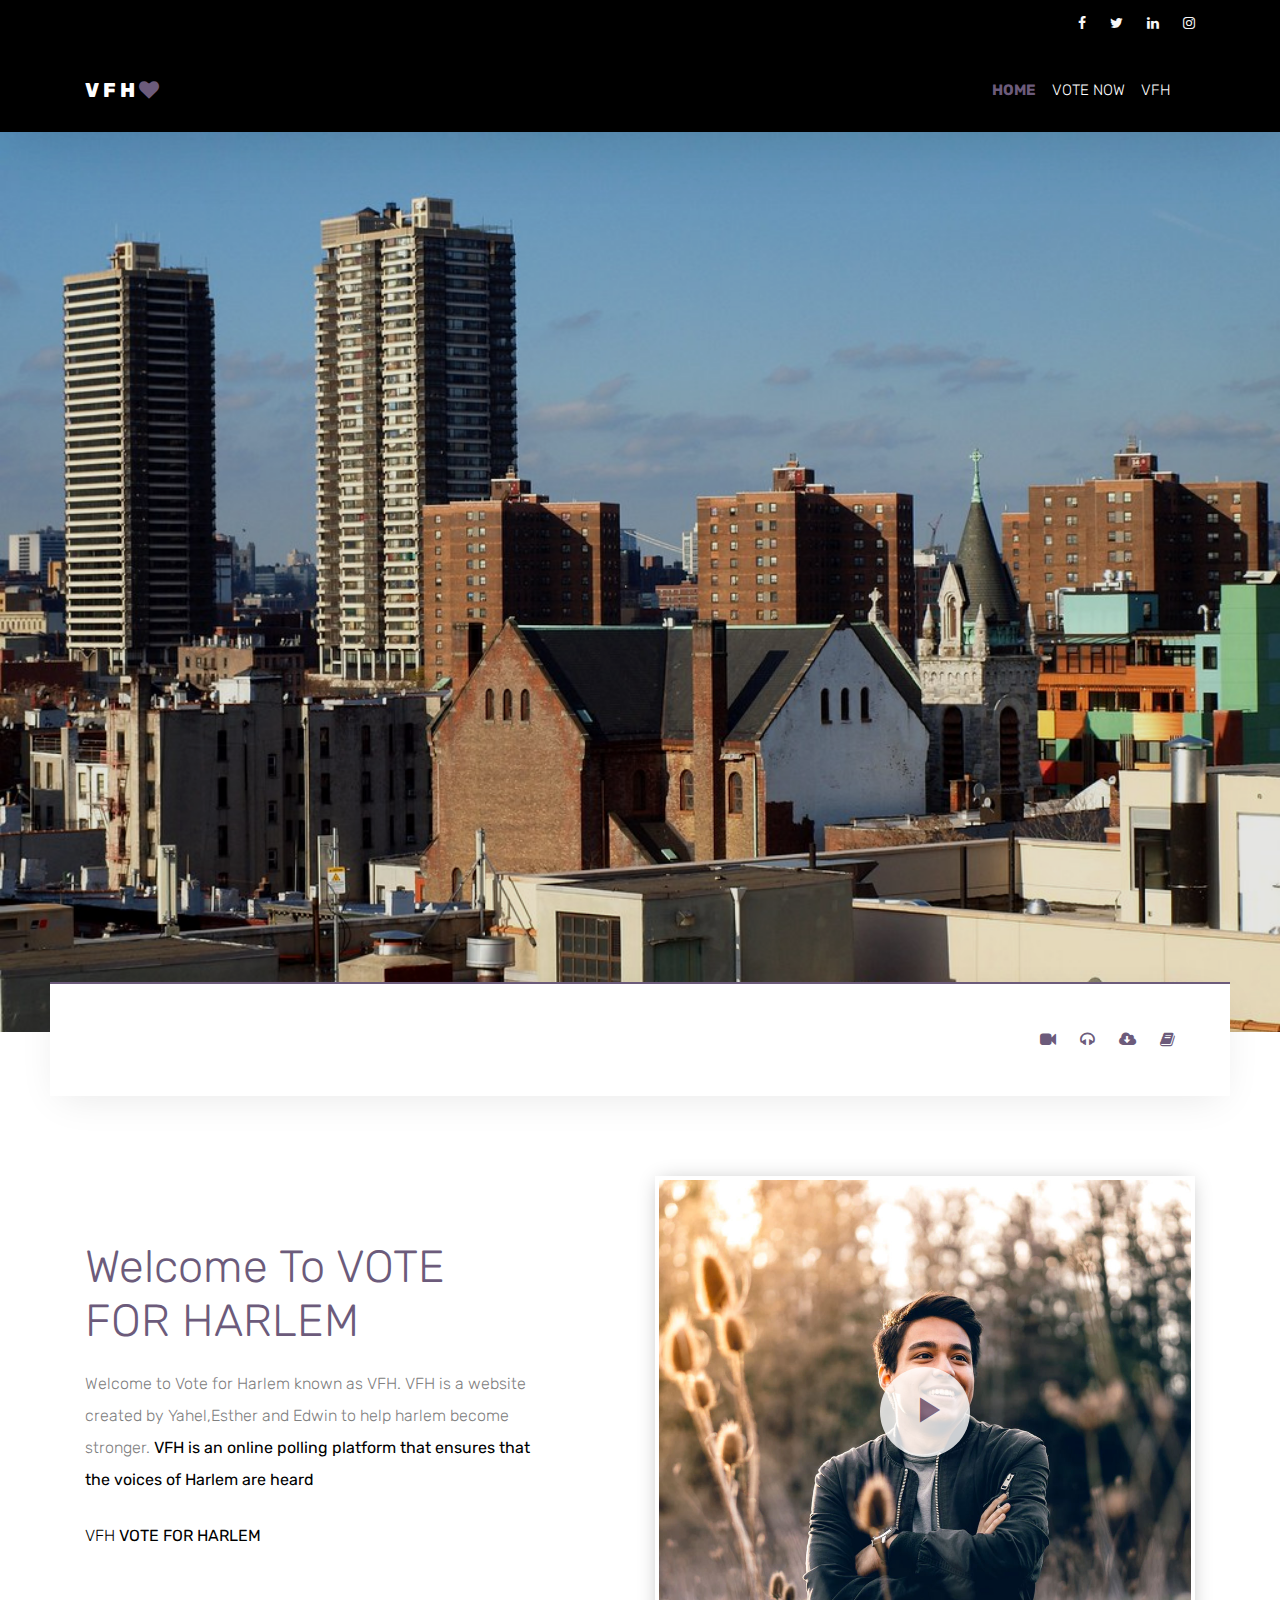
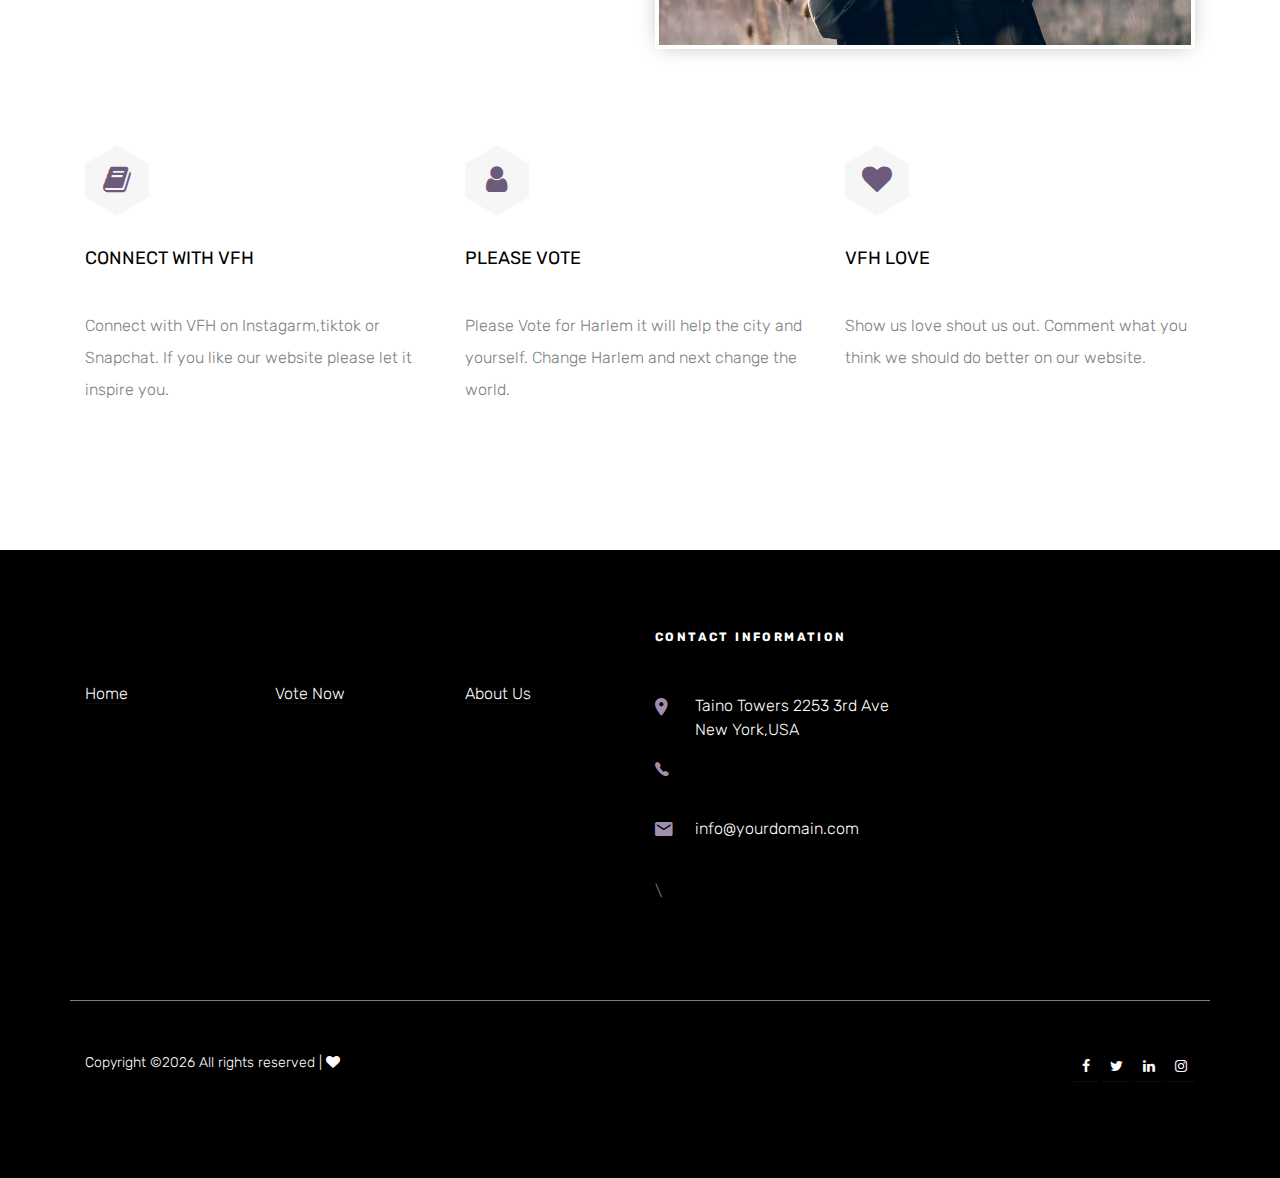
<file: index.html>
<!doctype html>
<html lang="en">
  <head>
    <title>VFH</title>
    <meta charset="utf-8">
    <meta name="viewport" content="width=device-width, initial-scale=1, shrink-to-fit=no">

    <link href="https://fonts.googleapis.com/css?family=Rubik:300,400,500" rel="stylesheet">

    <link rel="stylesheet" href="css/bootstrap.css">
    <link rel="stylesheet" href="css/animate.css">
    <link rel="stylesheet" href="css/owl.carousel.min.css">

    <link rel="stylesheet" href="fonts/ionicons/css/ionicons.min.css">
    <link rel="stylesheet" href="fonts/fontawesome/css/font-awesome.min.css">
    <link rel="stylesheet" href="fonts/flaticon/font/flaticon.css">
    <link rel="stylesheet" href="css/magnific-popup.css">

    <!-- Theme Style -->
    <link rel="stylesheet" href="css/style.css">
  </head>
  <body>

    <div class="wrap" id="top_page">
    
    <div class="block-45">
      <div class="container">
        <div class="row">
          <div class="col-md-6">
            <ul class="block-45-list">
              <li><a href="#"></a></li>
              <li><a href="#"></a></li>
            
            </ul>
          </div>
          <div class="col-md-6 text-md-right">
            <ul class="block-45-icons">
              <li><a href="3"><span class="fa fa-facebook"></span></a></li>
              <li><a href="3"><span class="fa fa-twitter"></span></a></li>
              <li><a href="3"><span class="fa fa-linkedin"></span></a></li>
              <li><a href="3"><span class="fa fa-instagram"></span></a></li>
            </ul>
          </div>
        </div>
      </div>
    </div>
    <header role="banner">
     
      <nav class="navbar navbar-expand-lg navbar-light bg-light">
        <div class="container">
          <a class="navbar-brand absolute" href="index.html">VFH<span class="fa fa-heart text-primary"></span>  </a>
          <button class="navbar-toggler" type="button" data-toggle="collapse" data-target="#navbarsExample05" aria-controls="navbarsExample05" aria-expanded="false" aria-label="Toggle navigation">
            <span class="navbar-toggler-icon"></span>
          </button>

          <div class="collapse navbar-collapse navbar-light" id="navbarsExample05">
            <ul class="navbar-nav ml-auto">
              <li class="nav-item active">
                <a class="nav-link" href="index.html">HOME</a>
              </li>
             

           
              <li class="nav-item">
                <a class="nav-link" href="events.html">VOTE NOW</a>
              </li>
              <li class="nav-item">
                <a class="nav-link" href="about.html"> VFH</a>
              </li>
              <li class="nav-item">
                <a class="nav-link" href="contact.html"></a>
              </li>
            </ul>
            
            
          </div>
        </div>
      </nav>
    </header>
    <!-- END header -->

    <section class="site-hero overlay" data-stellar-background-ratio="0.5" style="background-image: url(images/taino%20towerr.jpg);">
      <div class="container">
        <div class="row align-items-center justify-content-center site-hero-inner">
          <div class="col-md-8 text-center">
  
            <div class="mb-5 element-animate">
              <div class="block-17">
                <h1 class="heading mb-4">VOTE FOR HARLEM NOW</h1>
                 
              </div>
            </div>
            
          </div>
        </div>
      </div>
    </section>
    <!-- END section -->

    <section class="block-42 overlap">

      <div class="container">
        <div class="row">
          <div class="col-md-12 d-lg-flex">
              
          
              <div class="block-42-icons ml-auto">
                <a href="#" class="fa fa-video-camera pl-0"></a>
                <a href="#" class="fa fa-headphones"></a>
                <a href="#" class="fa fa-cloud-download"></a>
                <a href="#" class="fa fa-book"></a>
              </div>
             
          </div>
        </div>
      </div>
    </section>

    <section class="site-section">
      <div class="container">
        <div class="row align-items-center">
          <div class="col-md-6 order-md-2">
            <div class="block-16">
              <figure>
                <img src="images/img_1.jpg" alt="Image placeholder" class="img-fluid img-shadow">
                <a href="https://vimeo.com/45830194" class="play-button popup-vimeo"><span class="ion-ios-play"></span></a>
              </figure>
            </div>
          </div>
          <div class="col-md-6 order-md-1">

            <div class="block-15">
              <div class="heading">
                <h2>Welcome To VOTE FOR HARLEM</h2>
              </div>
              <div class="text mb-5">
              <p class="mb-4">Welcome to Vote for Harlem known as VFH. VFH is a website created by Yahel,Esther and Edwin  to help harlem become stronger.<span style="color: black"> <strong>VFH is an online polling platform that ensures that the voices of Harlem are heard</strong></span> </p>
              <p class="text-black">VFH <strong>VOTE FOR HARLEM</strong></p>
              </div>
              
            </div>

          </div>
          
        </div>

      </div>
    </section>
    <!-- END section -->

    <section class="site-section pt-0">
      <div class="container">
        <div class="row">
          <div class="col-md-6 col-lg-4 mb-5">
            <div class="block-43">
              <div class="block-43-icon">
                <span class="icon-wrapper">
                  <span class="icon fa fa-book text-primary"></span>  
                </span>
                
              </div>
              <div class="block-43-text">
                <h3 class="block-43-heading">Connect With VFH</h3>
                <p>Connect with VFH on Instagarm,tiktok or Snapchat. If you like our website please let it inspire you. </p>
            
              </div>
            </div>
          </div>
          <div class="col-md-6 col-lg-4 mb-5">
            <div class="block-43">
              <div class="block-43-icon">
                <span class="icon-wrapper">
                  <span class="icon fa fa-user text-primary"></span>  
                </span>
                
              </div>
              <div class="block-43-text">
                <h3 class="block-43-heading">Please vote</h3>
                <p>Please Vote for Harlem it will help the city and yourself. Change Harlem and next change the world.</p>
              </div>
            </div>
          </div>
          <div class="col-md-6 col-lg-4 mb-5">
            <div class="block-43">
              <div class="block-43-icon">
                <span class="icon-wrapper">
                  <span class="icon fa fa-heart text-primary"></span>  
                </span>
                
              </div>
              <div class="block-43-text">
                <h3 class="block-43-heading">VFH Love</h3>
                <p>Show us love shout us out. Comment what you think we should do better on our website.</p>
              </div>
            </div>
          </div>
        </div>
      </div>
    </section>


  
   

    
  
    <footer class="site-footer">
      <div class="container">
        <div class="row mb-5">
        <!--   <div class="col-md-6 col-lg-3 mb-5 mb-lg-0">
            <p>Perferendis eum illum voluptatibus dolore tempora consequatur minus asperiores temporibus.</p>
          </div> -->
          <div class="col-md-6 col-lg-6 mb-5 mb-lg-0">
            <h3 class="heading"></h3>
            <div class="row">
              <div class="col-md-4">
                <ul class="list-unstyled">
                 <li><a href="#top_page">Home</a></li>
                </ul>
              </div>
              <div class="col-md-4">
                <ul class="list-unstyled">
                  <li><a href="events.html">Vote Now</a></li>
                </ul>
              </div>
              <div class="col-md-4">
                <ul class="list-unstyled">
                  <li><a href="about.html">About Us</a></li>
                </ul>
              </div>
            </div>
          </div>
        
          <div class="col-md-6 col-lg-3 mb-5 mb-lg-0">
            <h3 class="heading">Contact Information</h3>
            <div class="block-23">
              <ul>
                <li><span class="icon ion-android-pin"></span><span class="text">Taino Towers 2253 3rd Ave New York,USA</span></li>
                <li><a href="#"><span class="icon ion-ios-telephone"></span><span class="text"></span></a></li>
                <li><a href="#"><span class="icon ion-android-mail"></span><span class="text">info@yourdomain.com</span></a></li>
              </ul>
            </div> \
          </div>
        </div>
        <div class="row pt-5">
          <div class="col-md-12 text-center copyright">
            
            <p class="float-md-left"><!-- Link back to Colorlib can't be removed. Template is licensed under CC BY 3.0. -->
Copyright &copy;<script>document.write(new Date().getFullYear());</script> All rights reserved | <i class="fa fa-heart" aria-hidden="true"></i>  <a href="https://colorlib.com" target="_blank" class="text-primary"></a>
<!-- Link back to Colorlib can't be removed. Template is licensed under CC BY 3.0. --></p>
            <p class="float-md-right">
              <a href="#" class="fa fa-facebook p-2"></a>
              <a href="#" class="fa fa-twitter p-2"></a>
              <a href="#" class="fa fa-linkedin p-2"></a>
              <a href="#" class="fa fa-instagram p-2"></a>

            </p>
          </div>
        </div>
      </div>
    </footer>
    <!-- END footer -->

    
    <!-- loader -->
    <div id="loader" class="show fullscreen"><svg class="circular" width="48px" height="48px"><circle class="path-bg" cx="24" cy="24" r="22" fill="none" stroke-width="4" stroke="#eeeeee"/><circle class="path" cx="24" cy="24" r="22" fill="none" stroke-width="4" stroke-miterlimit="10" stroke="#f4b214"/></svg></div>

    <script src="js/jquery-3.2.1.min.js"></script>
    <script src="js/jquery-migrate-3.0.0.js"></script>
    <script src="js/popper.min.js"></script>
    <script src="js/bootstrap.min.js"></script>
    <script src="js/owl.carousel.min.js"></script>
    <script src="js/jquery.waypoints.min.js"></script>
    <script src="js/jquery.stellar.min.js"></script>
    <script src="js/jquery.animateNumber.min.js"></script>
    
    <script src="js/jquery.magnific-popup.min.js"></script>

    <script src="js/main.js"></script>
  </body>
</html>
</file>
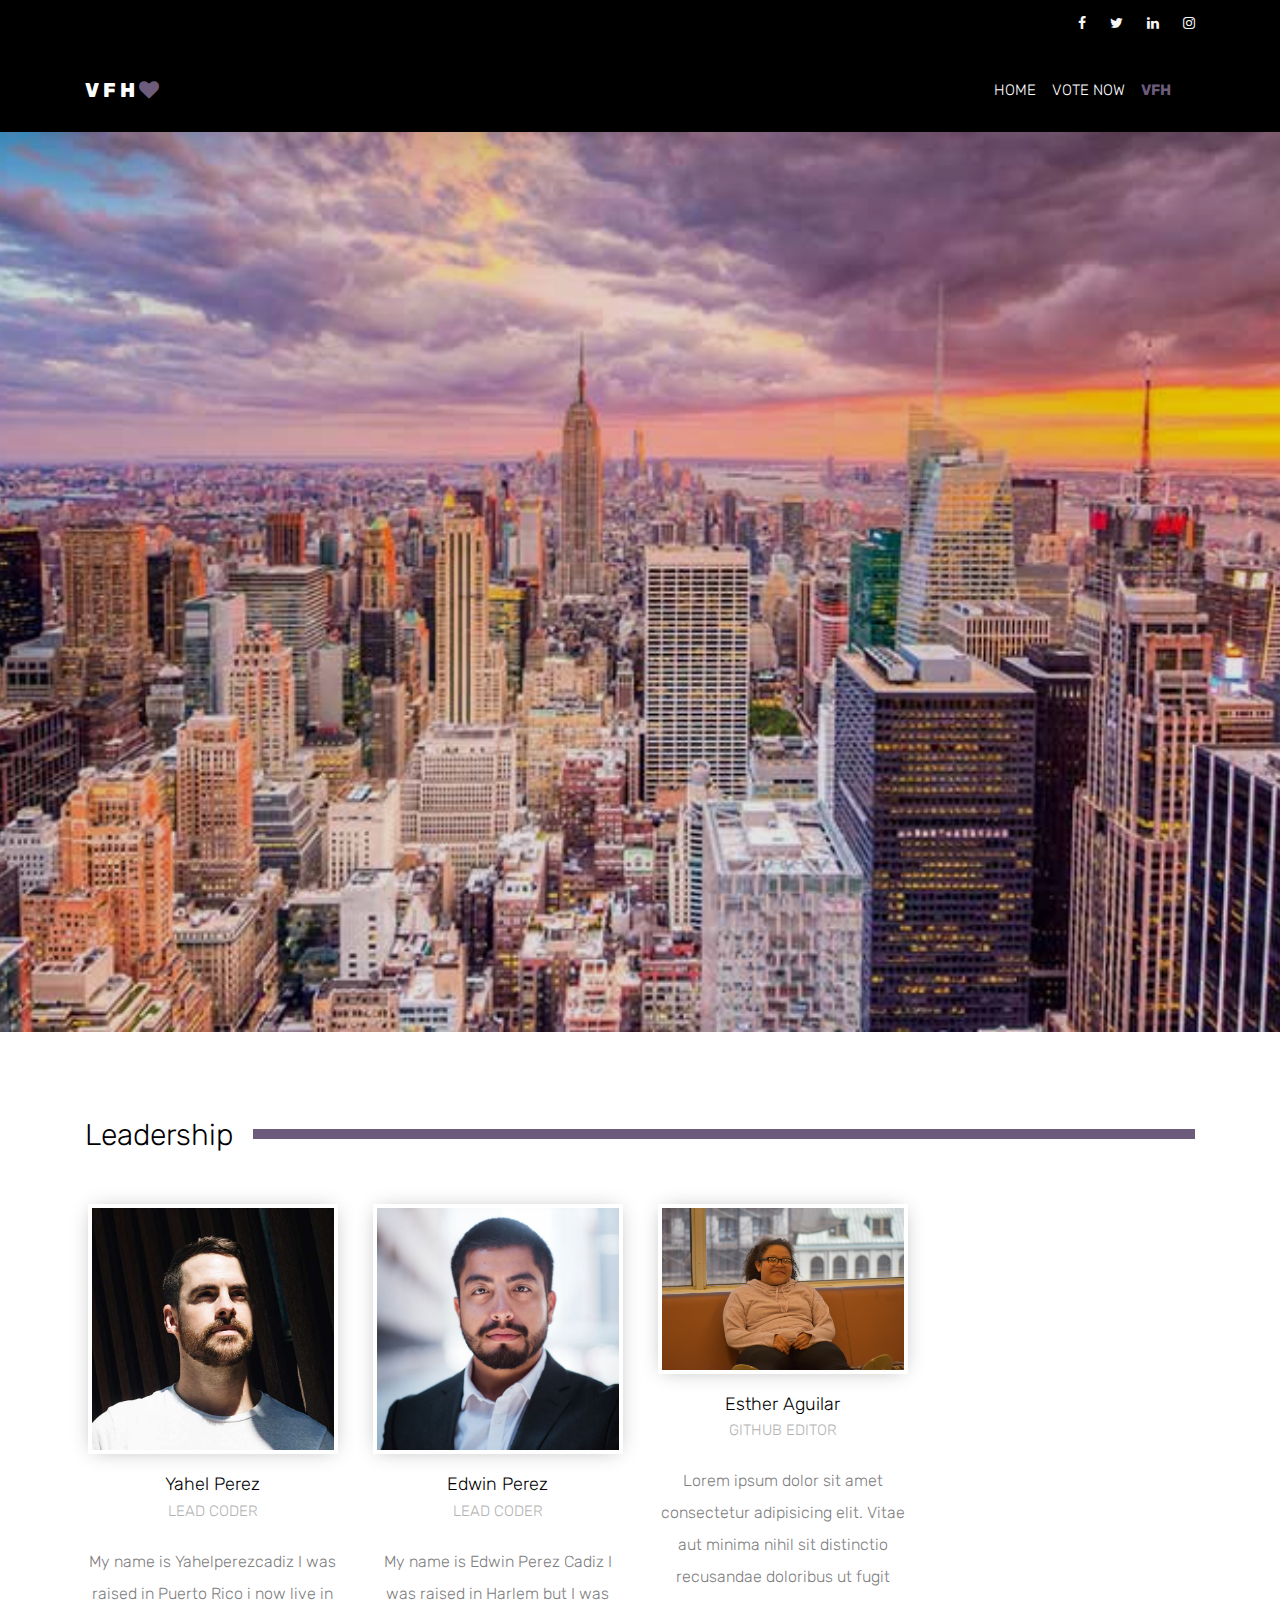
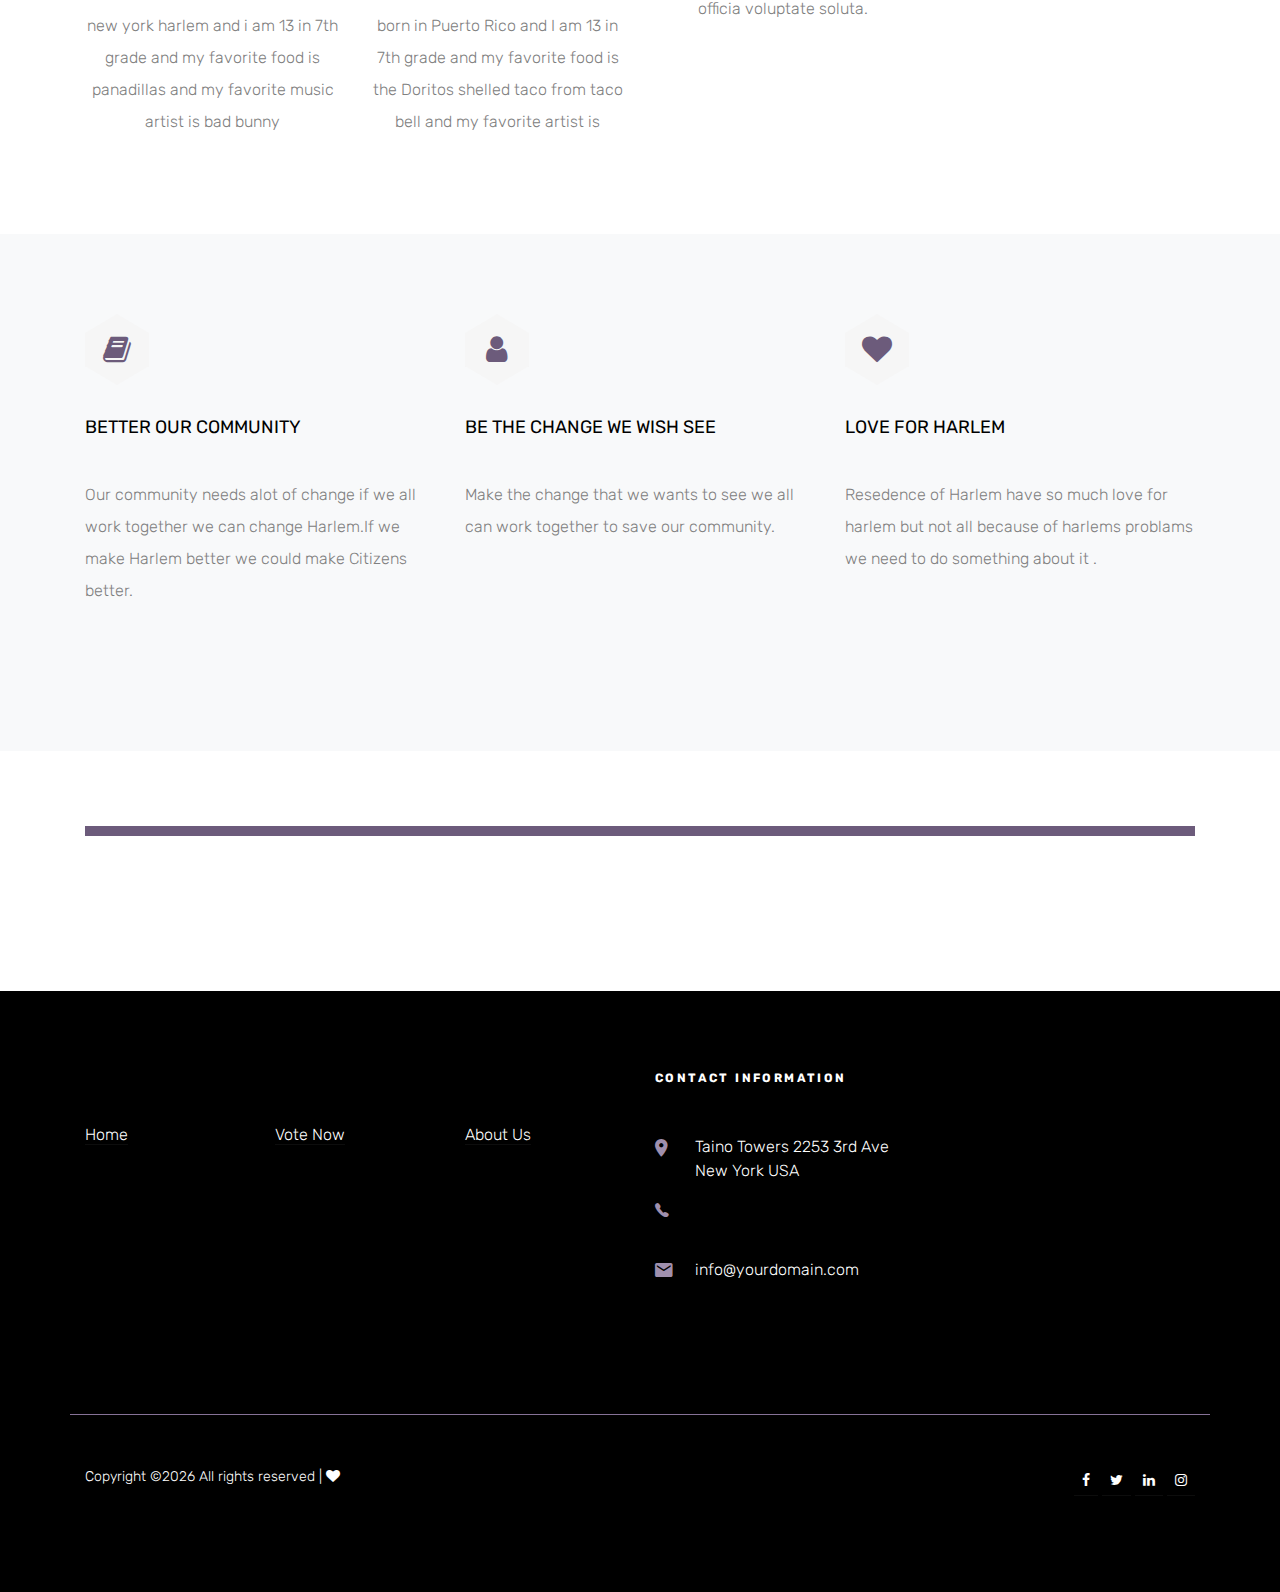
<file: about.html>
<!doctype html>
<html lang="en">
  <head>
    <title>About VFH</title>
    <meta charset="utf-8">
    <meta name="viewport" content="width=device-width, initial-scale=1, shrink-to-fit=no">

    <link href="https://fonts.googleapis.com/css?family=Rubik:300,400,500" rel="stylesheet">

    <link rel="stylesheet" href="css/bootstrap.css">
    <link rel="stylesheet" href="css/animate.css">
    <link rel="stylesheet" href="css/owl.carousel.min.css">

    <link rel="stylesheet" href="fonts/ionicons/css/ionicons.min.css">
    <link rel="stylesheet" href="fonts/fontawesome/css/font-awesome.min.css">
    <link rel="stylesheet" href="fonts/flaticon/font/flaticon.css">
    <link rel="stylesheet" href="css/magnific-popup.css">

    <!-- Theme Style -->
    <link rel="stylesheet" href="css/style.css">
  </head>
  <body>

    <div class="wrap">
    
    <div class="block-45">
      <div class="container">
        <div class="row">
          <div class="col-md-6">
         
              
          </div>
          <div class="col-md-6 text-md-right">
            <ul class="block-45-icons">
              <li><a href="3"><span class="fa fa-facebook"></span></a></li>
              <li><a href="3"><span class="fa fa-twitter"></span></a></li>
              <li><a href="3"><span class="fa fa-linkedin"></span></a></li>
              <li><a href="3"><span class="fa fa-instagram"></span></a></li>
            </ul>
          </div>
        </div>
      </div>
    </div>
<header role="banner">
     
     <nav class="navbar navbar-expand-lg navbar-light bg-light">
        <div class="container">
          <a class="navbar-brand absolute" href="index.html">VFH<span class="fa fa-heart text-primary"></span>  </a>
          <button class="navbar-toggler" type="button" data-toggle="collapse" data-target="#navbarsExample05" aria-controls="navbarsExample05" aria-expanded="false" aria-label="Toggle navigation">
            <span class="navbar-toggler-icon"></span>
          </button>

          <div class="collapse navbar-collapse navbar-light" id="navbarsExample05">
            <ul class="navbar-nav ml-auto">
              <li class="nav-item">
                <a class="nav-link" href="index.html">HOME</a>
              </li>
             

           
              <li class="nav-item">
                <a class="nav-link" href="events.html">VOTE NOW</a>
              </li>
              <li class="nav-item active">
                <a class="nav-link" href="about.html"> VFH</a>
              </li>
              <li class="nav-item">
                <a class="nav-link" href="contact.html"></a>
              </li>
            </ul>
            
            
          </div>
        </div>
      </nav>
    </header>

    <section class="site-hero overlay" data-stellar-background-ratio="0.5" style="background-image: url(images/empire-state-building.jpg);">
      <div class="container">
        <div class="row align-items-center justify-content-center site-hero-inner">
          <div class="col-md-8 text-center">
  
            <div class="mb-5 element-animate">
              <div class="block-17">
                <h1 class="heading mb-4">Voting for Harlem .</h1>
                <div class="lead">Working together to change Harlem</div>
              </div>
            </div>
            
          </div>
        </div>
      </div>
    </section>
    <!-- END section -->


    <div class="container site-section">
      <div class="container">


        <div class="row">
          <div class="col-md-12">
            <div class="section-heading mb-5">
              <h2 class="heading">Leadership</h2>
            </div>
          </div>
        </div>
       
        <div class="row">
          
          <div class="col-md-6 col-lg-3">
            <div class="block-38 text-center">
              <div class="block-38-img">
                <div class="block-38-header">
                  <img src="images/person_2.jpg" alt="Image placeholder">
                    <h3 class="block-38-heading">Yahel Perez</h3>
                  <p class="block-38-subheading">Lead coder</p>
                </div>
                <div class="block-38-body">
                  <p>My name is Yahelperezcadiz I was raised in Puerto Rico i now live in new york harlem and i am 13 in 7th  grade and my favorite food is panadillas and my favorite music artist is  bad bunny </p>
                </div>
              </div>
            </div>
          </div>
          <div class="col-md-6 col-lg-3">
            <div class="block-38 text-center">
              <div class="block-38-img">
                <div class="block-38-header">
                  <img src="images/person_5.jpg" alt="Image placeholder">
                    <h3 class="block-38-heading">Edwin Perez</h3>
                    <p class="block-38-subheading">Lead coder</p>
                  </div>
                <div class="block-38-body">
                  <p>My name is Edwin Perez Cadiz I was raised in Harlem but I was born in Puerto Rico and I am 13 in 7th grade and my favorite food is the Doritos shelled taco from taco bell and my favorite artist is </p>
                </div>
              </div>
            </div>
          </div>
          <div class="col-md-6 col-lg-3">

            <div class="block-38 text-center">
              <div class="block-38-img">
                <div class="block-38-header">
                  <img src="images/esther.png" alt="Image placeholder">
                    <h3 class="block-38-heading">Esther Aguilar</h3>
                    <p class="block-38-subheading">GitHub Editor</p>
                </div>
                <div class="block-38-body">
                  <p>Lorem ipsum dolor sit amet consectetur adipisicing elit. Vitae aut minima nihil sit distinctio recusandae doloribus ut fugit officia voluptate soluta. </p>
                </div>
              </div>
            </div>
          </div>
         
        </div>
      </div>
    </div>

    <section class="site-section bg-light">
      <div class="container">
        <div class="row">
          <div class="col-md-6 col-lg-4 mb-5">
            <div class="block-43">
              <div class="block-43-icon">
                <span class="icon-wrapper">
                  <span class="icon fa fa-book text-primary"></span>  
                </span>
                
              </div>
              <div class="block-43-text">
                <h3 class="block-43-heading">Better our community</h3>
                <p>Our community needs alot of change if we all work together we can change Harlem.If we make Harlem better we could make Citizens better.</p>
              </div>
            </div>
          </div>
          <div class="col-md-6 col-lg-4 mb-5">
            <div class="block-43">
              <div class="block-43-icon">
                <span class="icon-wrapper">
                  <span class="icon fa fa-user text-primary"></span>  
                </span>
                
              </div>
              <div class="block-43-text">
                <h3 class="block-43-heading">Be the change we wish see</h3>
                <p>Make the change that we wants to see we all can work together to save our community.</p>
              </div>
            </div>
          </div>
          <div class="col-md-6 col-lg-4 mb-5">
            <div class="block-43">
              <div class="block-43-icon">
                <span class="icon-wrapper">
                  <span class="icon fa fa-heart text-primary"></span>  
                </span>
                
              </div>
              <div class="block-43-text">
                <h3 class="block-43-heading">Love for harlem</h3>
                <p>Resedence of Harlem have so much love for harlem but not all because of harlems problams we need to do something about it  .</p>
              </div>
            </div>
          </div>
        </div>
      </div>
    </section>

    <section class="site-section">
      <div class="container">
        <div class="row">
          <div class="col-md-12">
            <div class="section-heading">
              </div>
            </div>
          </div>
        </div>
        </section>
          
           
    

    
  

    <footer class="site-footer">
      <div class="container">
        <div class="row mb-5">
        <!--   <div class="col-md-6 col-lg-3 mb-5 mb-lg-0">
            <p>Perferendis eum illum voluptatibus dolore tempora consequatur minus asperiores temporibus.</p>
          </div> -->
          <div class="col-md-6 col-lg-6 mb-5 mb-lg-0">
            <h3 class="heading"></h3>
            <div class="row">
              <div class="col-md-4">
                <ul class="list-unstyled">
                 <li><a href="#top_page">Home</a></li>
                </ul>
              </div>
              <div class="col-md-4">
                <ul class="list-unstyled">
                  <li><a href="events.html">Vote Now</a></li>
                </ul>
              </div>
              <div class="col-md-4">
                <ul class="list-unstyled">
                  <li><a href="about.html">About Us</a></li>
                </ul>
              </div>
            </div>
          </div>
        
          <div class="col-md-6 col-lg-3 mb-5 mb-lg-0">
            <h3 class="heading">Contact Information</h3>
            <div class="block-23">
              <ul>
                <li><span class="icon ion-android-pin"></span><span class="text">Taino Towers 2253 3rd Ave New York USA</span></li>
                <li><a href="#"><span class="icon ion-ios-telephone"></span><span class="text"></span></a></li>
                <li><a href="#"><span class="icon ion-android-mail"></span><span class="text">info@yourdomain.com</span></a></li>
              </ul>
            </div>
          </div>
        </div>
        <div class="row pt-5">
          <div class="col-md-12 text-center copyright">
            
            <p class="float-md-left"><!-- Link back to Colorlib can't be removed. Template is licensed under CC BY 3.0. -->
Copyright &copy;<script>document.write(new Date().getFullYear());</script> All rights reserved | <i class="fa fa-heart" aria-hidden="true"></i>  <a href="https://colorlib.com" target="_blank" class="text-primary"></a>
<!-- Link back to Colorlib can't be removed. Template is licensed under CC BY 3.0. --></p>
            <p class="float-md-right">
              <a href="#" class="fa fa-facebook p-2"></a>
              <a href="#" class="fa fa-twitter p-2"></a>
              <a href="#" class="fa fa-linkedin p-2"></a>
              <a href="#" class="fa fa-instagram p-2"></a>

            </p>
          </div>
        </div>
      </div>
    </footer>
    <!-- END footer -->

    
    <!-- loader -->
    <div id="loader" class="show fullscreen"><svg class="circular" width="48px" height="48px"><circle class="path-bg" cx="24" cy="24" r="22" fill="none" stroke-width="4" stroke="#eeeeee"/><circle class="path" cx="24" cy="24" r="22" fill="none" stroke-width="4" stroke-miterlimit="10" stroke="#f4b214"/></svg></div>

    <script src="js/jquery-3.2.1.min.js"></script>
    <script src="js/jquery-migrate-3.0.0.js"></script>
    <script src="js/popper.min.js"></script>
    <script src="js/bootstrap.min.js"></script>
    <script src="js/owl.carousel.min.js"></script>
    <script src="js/jquery.waypoints.min.js"></script>
    <script src="js/jquery.stellar.min.js"></script>
    <script src="js/jquery.animateNumber.min.js"></script>
    
    <script src="js/jquery.magnific-popup.min.js"></script>

    <script src="js/main.js"></script>
      </div>
  </body>
</html>
</file>
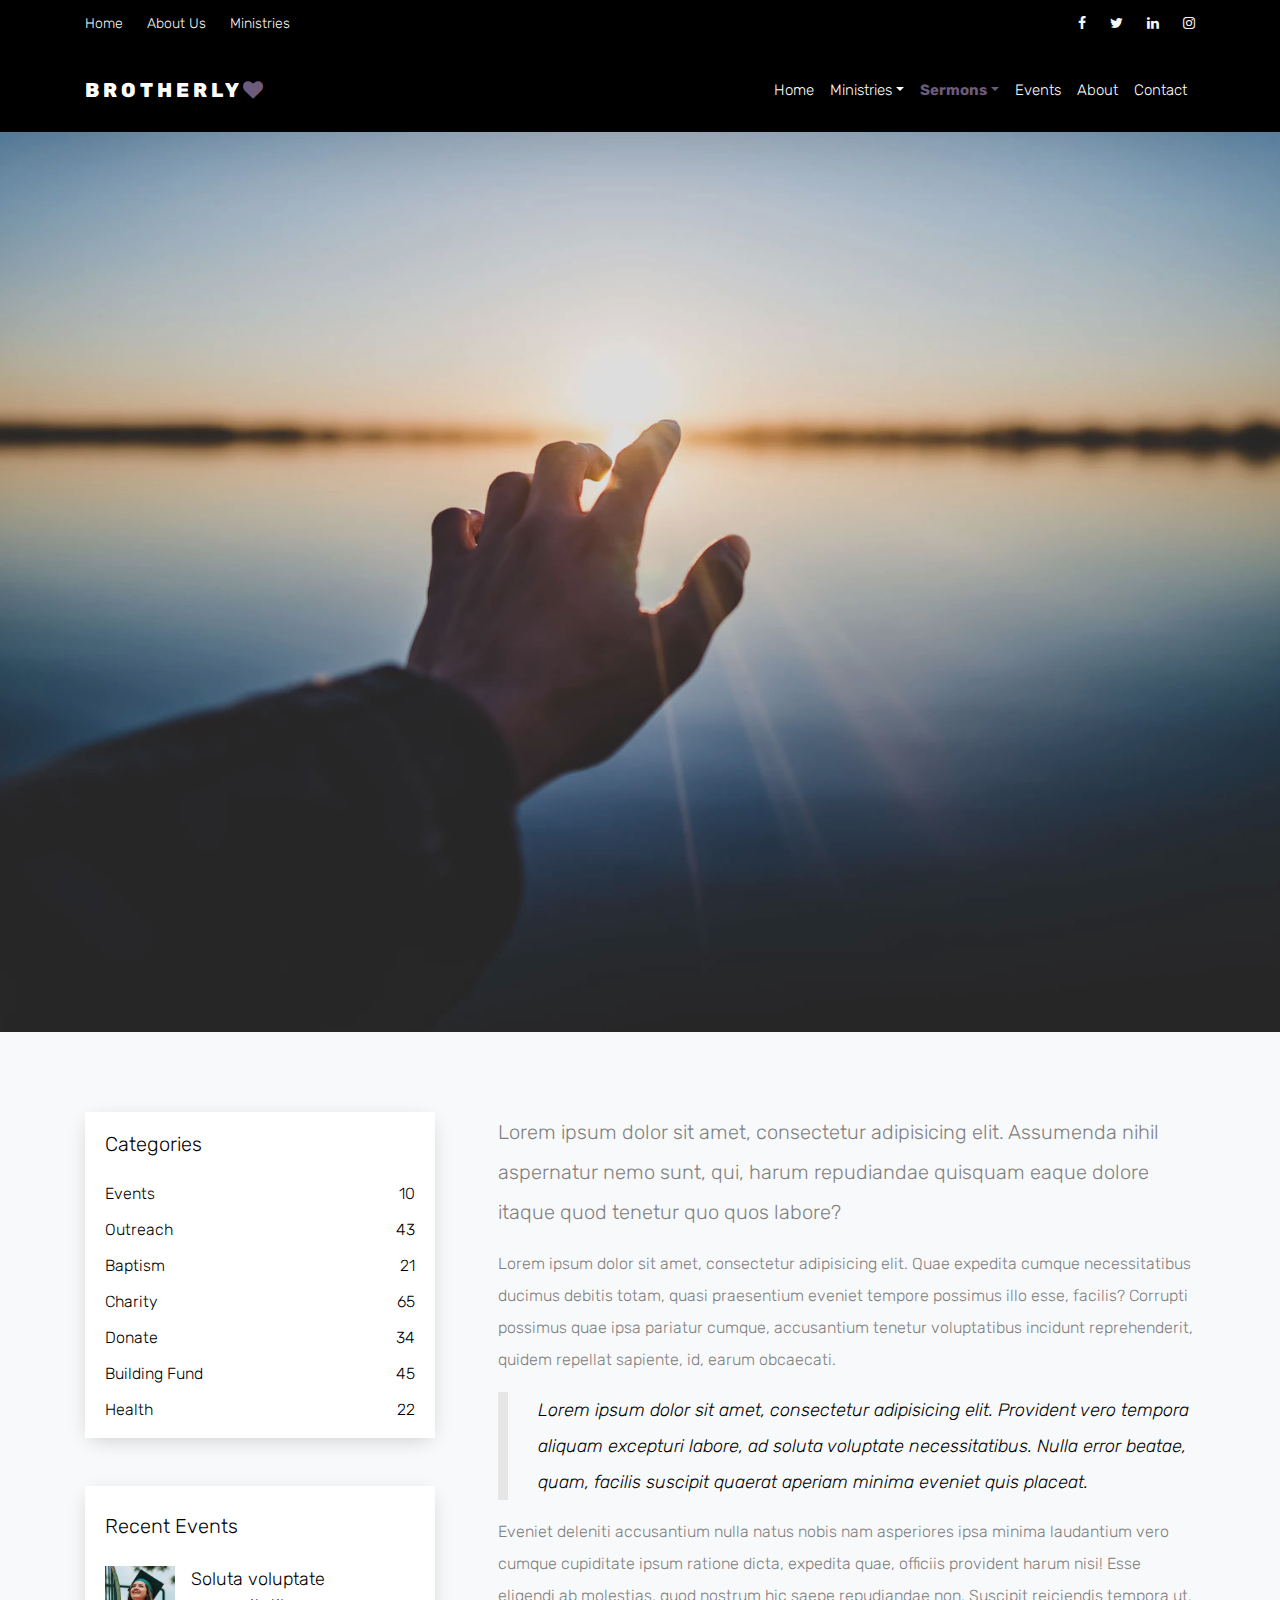
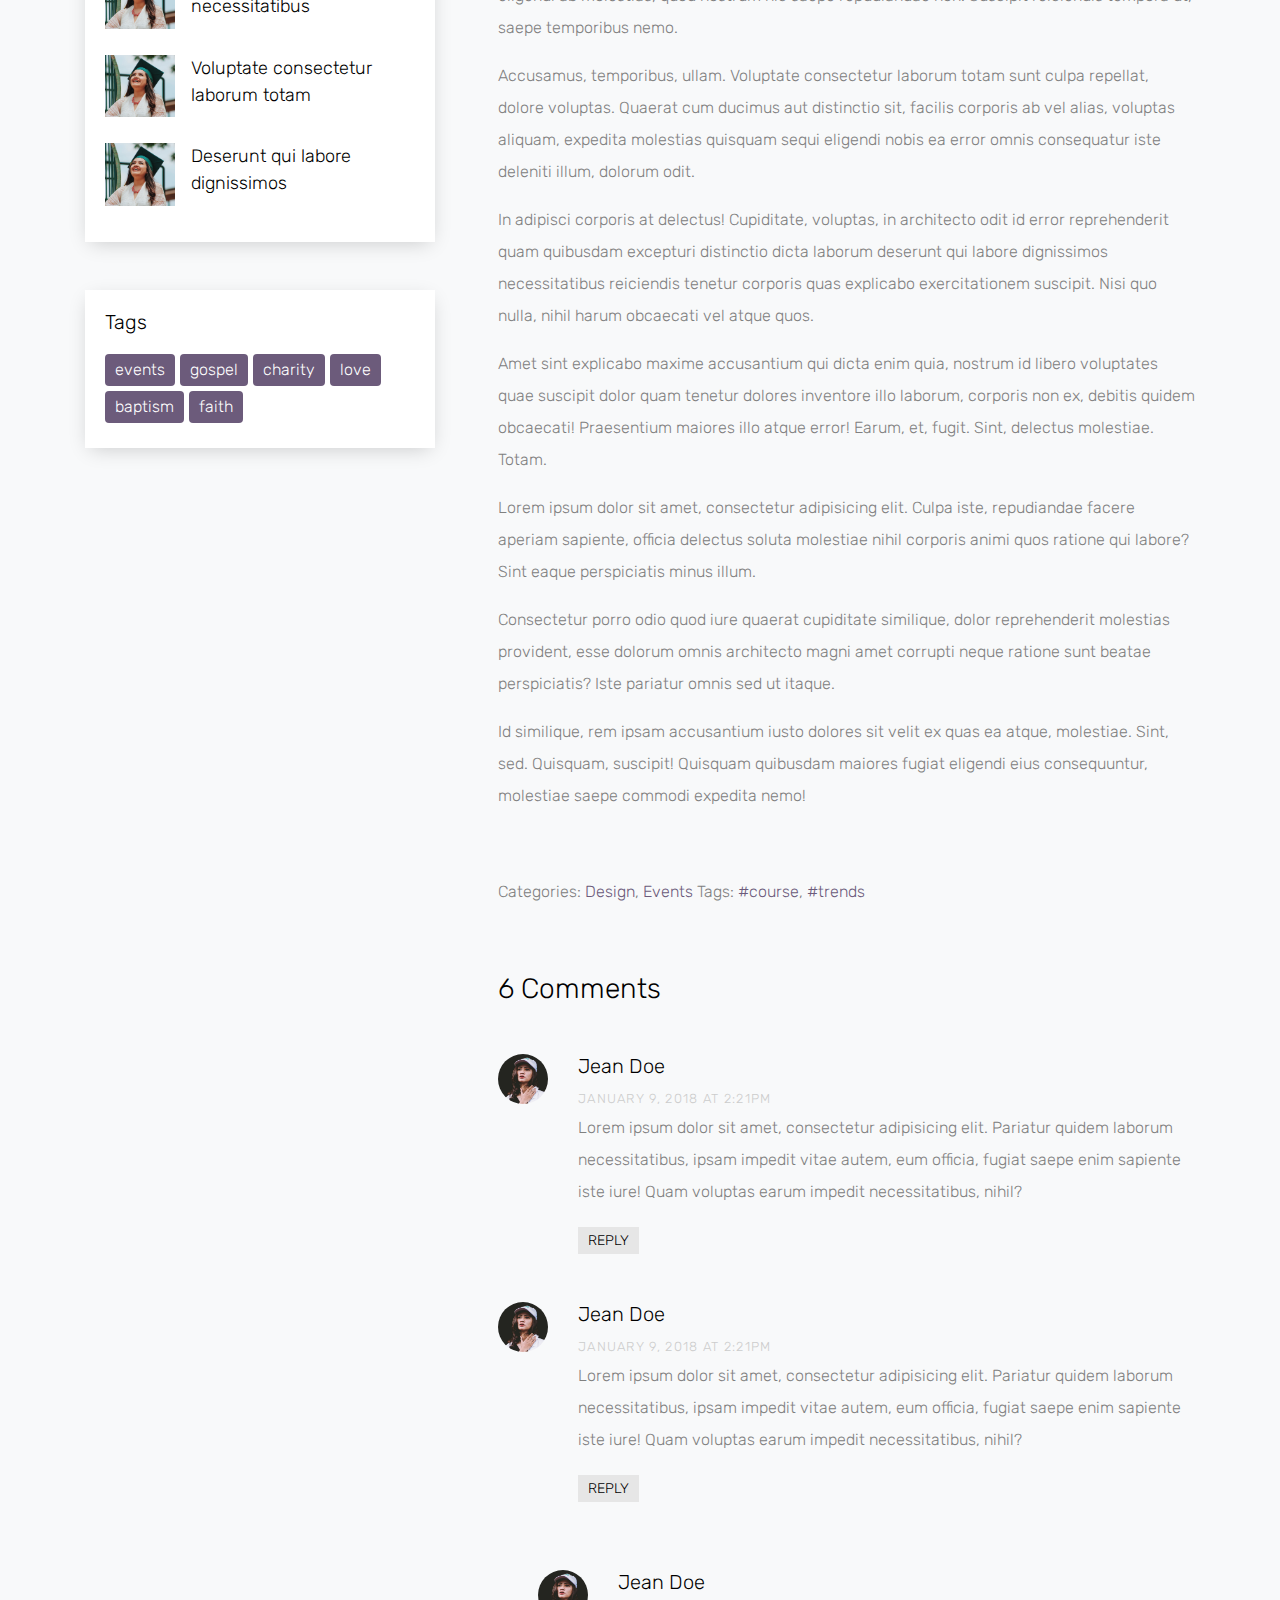
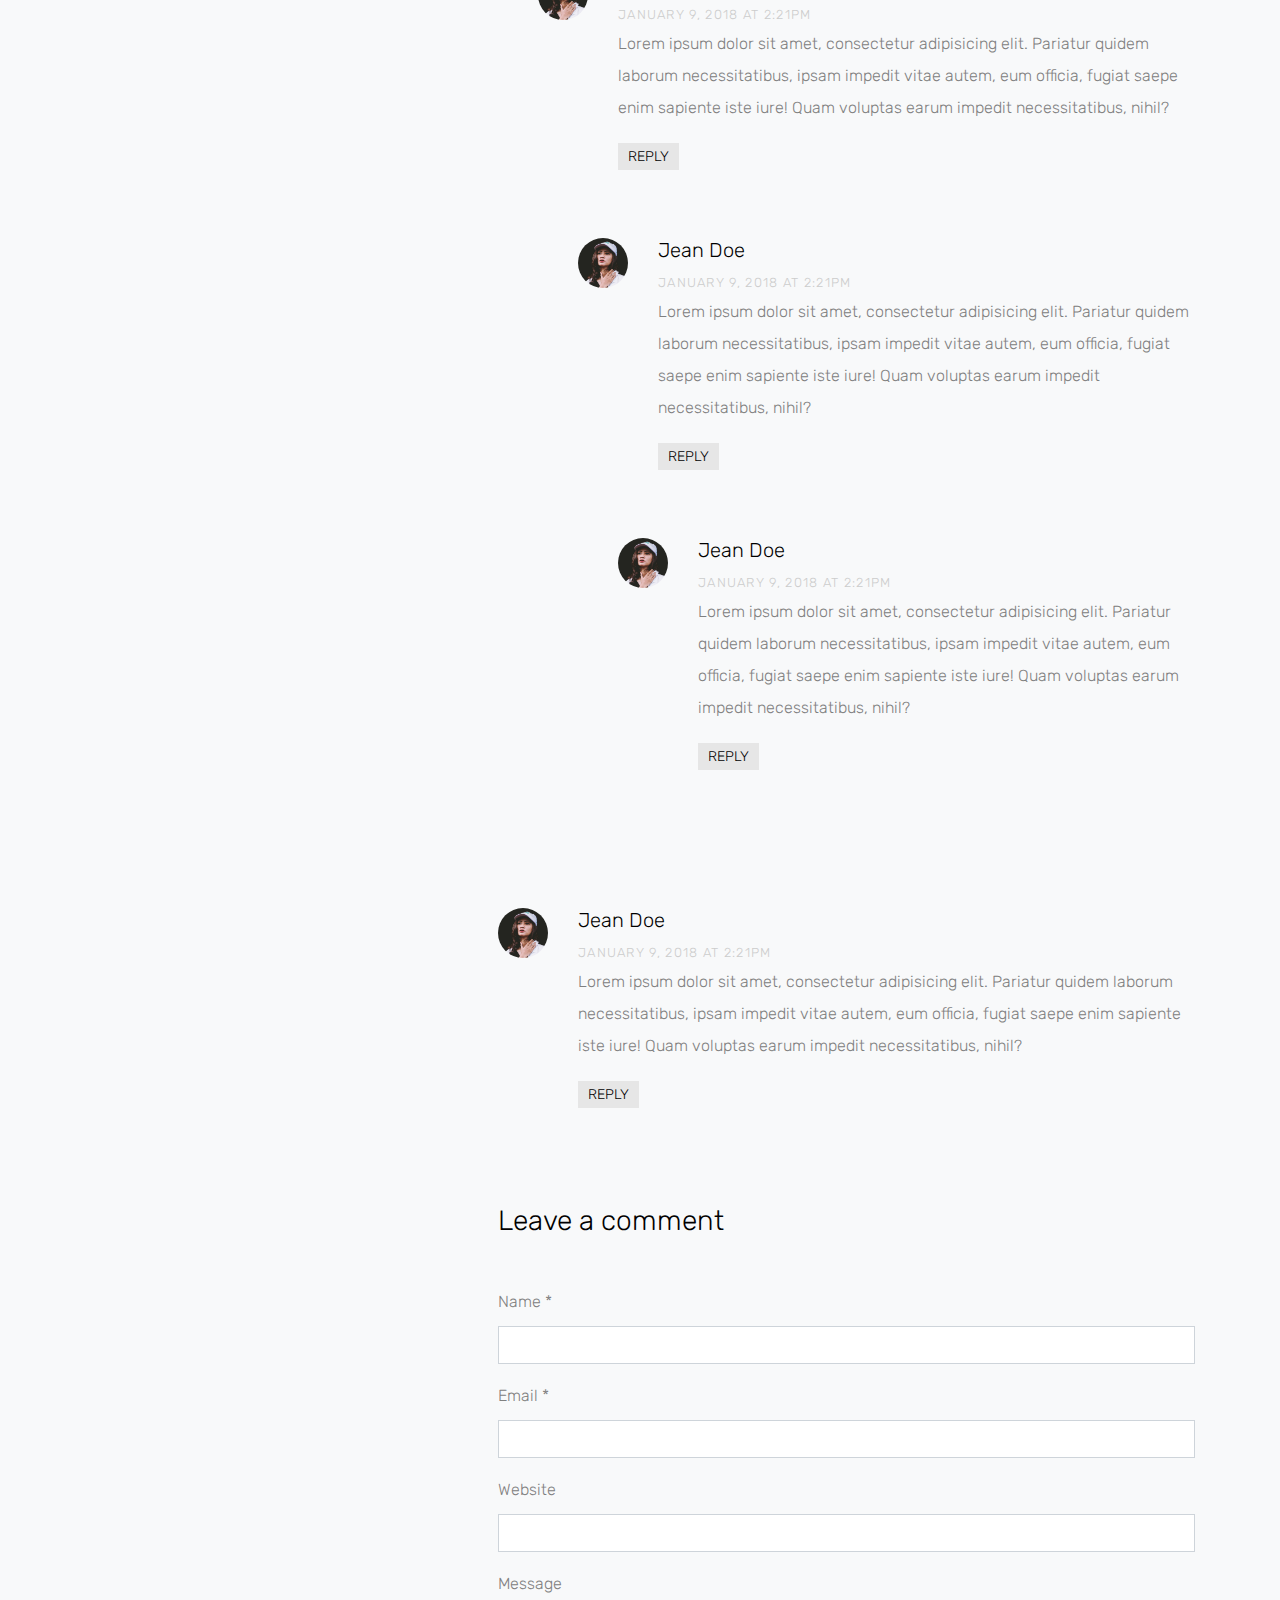
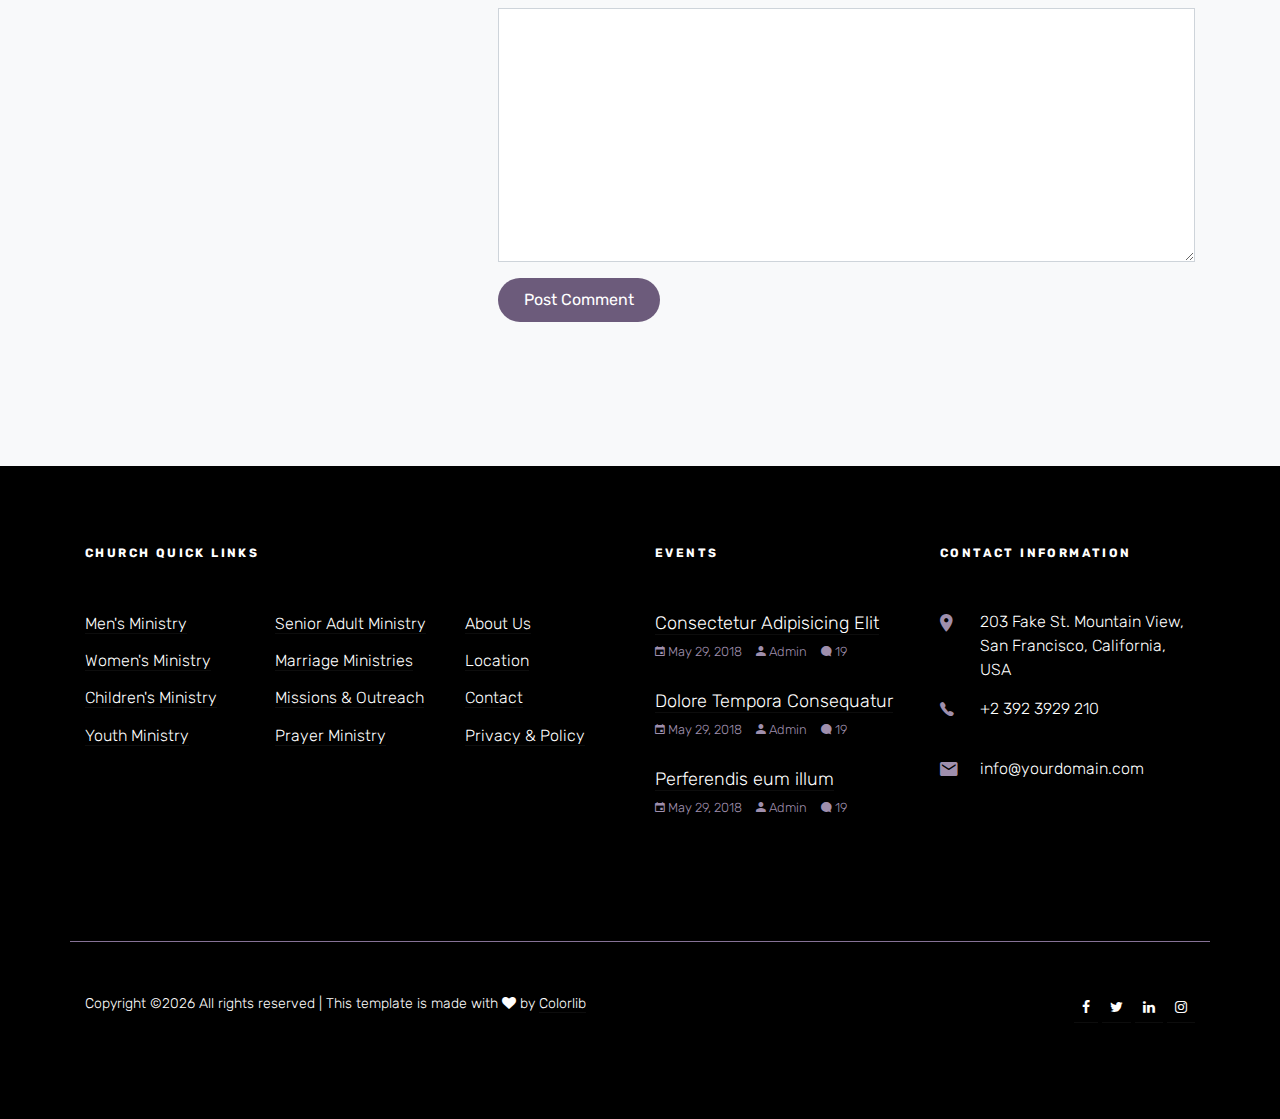
<file: blog-single.html>
<!doctype html>
<html lang="en">
  <head>
    <title>BrotherlyLove Bootstrap 4 Template by Colorlib</title>
    <meta charset="utf-8">
    <meta name="viewport" content="width=device-width, initial-scale=1, shrink-to-fit=no">

    <link href="https://fonts.googleapis.com/css?family=Rubik:300,400,500" rel="stylesheet">

    <link rel="stylesheet" href="css/bootstrap.css">
    <link rel="stylesheet" href="css/animate.css">
    <link rel="stylesheet" href="css/owl.carousel.min.css">

    <link rel="stylesheet" href="fonts/ionicons/css/ionicons.min.css">
    <link rel="stylesheet" href="fonts/fontawesome/css/font-awesome.min.css">
    <link rel="stylesheet" href="fonts/flaticon/font/flaticon.css">
    <link rel="stylesheet" href="css/magnific-popup.css">

    <!-- Theme Style -->
    <link rel="stylesheet" href="css/style.css">
  </head>
  <body>

    <div class="wrap">
    
    <div class="block-45">
      <div class="container">
        <div class="row">
          <div class="col-md-6">
            <ul class="block-45-list">
              <li><a href="#">Home</a></li>
              <li><a href="#">About Us</a></li>
              <li><a href="#">Ministries</a></li>
            </ul>
          </div>
          <div class="col-md-6 text-md-right">
            <ul class="block-45-icons">
              <li><a href="3"><span class="fa fa-facebook"></span></a></li>
              <li><a href="3"><span class="fa fa-twitter"></span></a></li>
              <li><a href="3"><span class="fa fa-linkedin"></span></a></li>
              <li><a href="3"><span class="fa fa-instagram"></span></a></li>
            </ul>
          </div>
        </div>
      </div>
    </div>
    <header role="banner">
     
      <nav class="navbar navbar-expand-lg navbar-light bg-light">
        <div class="container">
          <a class="navbar-brand absolute" href="index.html">Brotherly<span class="fa fa-heart text-primary"></span>  </a>
          <button class="navbar-toggler" type="button" data-toggle="collapse" data-target="#navbarsExample05" aria-controls="navbarsExample05" aria-expanded="false" aria-label="Toggle navigation">
            <span class="navbar-toggler-icon"></span>
          </button>

          <div class="collapse navbar-collapse navbar-light" id="navbarsExample05">
            <ul class="navbar-nav ml-auto">
              <li class="nav-item">
                <a class="nav-link" href="index.html">Home</a>
              </li>
              <li class="nav-item dropdown">
                <a class="nav-link dropdown-toggle" href="ministry.html" id="dropdown04" data-toggle="dropdown" aria-haspopup="true" aria-expanded="false">Ministries</a>
                <div class="dropdown-menu" aria-labelledby="dropdown04">
                  <a class="dropdown-item" href="ministry.html">Outreach Ministry</a>
                  <a class="dropdown-item" href="ministry.html">Men's Ministry</a>
                  <a class="dropdown-item" href="ministry.html">Women's Ministry</a>
                  <a class="dropdown-item" href="ministry.html">Children's Ministry</a>
                  <a class="dropdown-item" href="ministry.html">Youth Ministry</a>
                </div>

              </li>

              <li class="nav-item dropdown active">
                <a class="nav-link dropdown-toggle" href="sermon.html" id="dropdown05" data-toggle="dropdown" aria-haspopup="true" aria-expanded="false">Sermons</a>
                <div class="dropdown-menu" aria-labelledby="dropdown05">
                  <a class="dropdown-item" href="sermon.html">Daily Sermon</a>
                  <a class="dropdown-item" href="sermon.html">Music</a>
                  <a class="dropdown-item" href="sermon.html">Audio</a>
                  <a class="dropdown-item" href="sermon.html">Video</a>
                </div>

              </li>
              <li class="nav-item">
                <a class="nav-link" href="events.html">Events</a>
              </li>
              <li class="nav-item">
                <a class="nav-link" href="about.html">About</a>
              </li>
              <li class="nav-item">
                <a class="nav-link" href="contact.html">Contact</a>
              </li>
            </ul>
            
            
          </div>
        </div>
      </nav>
    </header>
    <!-- END header -->

    <section class="site-hero overlay" data-stellar-background-ratio="0.5" style="background-image: url(images/big_image_2.jpg);">
      <div class="container">
        <div class="row align-items-center justify-content-center site-hero-inner">
          <div class="col-md-8 text-center">
  
            <div class="mb-5 element-animate">
              <div class="block-17">

                <h1 class="heading mb-4">Bible studies like Bereans did</h1>
                <span class="lead">Posted on June 28, 2018 by Pastor Gregg Smith</span>
              </div>
            </div>
            
          </div>
        </div>
      </div>
    </section>
    <!-- END section -->

    

    

    <div class="site-section bg-light">
      <div class="container">
        <div class="row">
          
          <div class="col-md-6 col-lg-8 order-md-2 pl-lg-5">
            <div class="row">
              <div class="col-md-12 col-lg-12 mb-5">

                  <p class="lead">Lorem ipsum dolor sit amet, consectetur adipisicing elit. Assumenda nihil aspernatur nemo sunt, qui, harum repudiandae quisquam eaque dolore itaque quod tenetur quo quos labore?</p>
                  <p>Lorem ipsum dolor sit amet, consectetur adipisicing elit. Quae expedita cumque necessitatibus ducimus debitis totam, quasi praesentium eveniet tempore possimus illo esse, facilis? Corrupti possimus quae ipsa pariatur cumque, accusantium tenetur voluptatibus incidunt reprehenderit, quidem repellat sapiente, id, earum obcaecati.</p>

                  <blockquote><p>Lorem ipsum dolor sit amet, consectetur adipisicing elit. Provident vero tempora aliquam excepturi labore, ad soluta voluptate necessitatibus. Nulla error beatae, quam, facilis suscipit quaerat aperiam minima eveniet quis placeat.</p></blockquote>

                  <p>Eveniet deleniti accusantium nulla natus nobis nam asperiores ipsa minima laudantium vero cumque cupiditate ipsum ratione dicta, expedita quae, officiis provident harum nisi! Esse eligendi ab molestias, quod nostrum hic saepe repudiandae non. Suscipit reiciendis tempora ut, saepe temporibus nemo.</p>
                  <p>Accusamus, temporibus, ullam. Voluptate consectetur laborum totam sunt culpa repellat, dolore voluptas. Quaerat cum ducimus aut distinctio sit, facilis corporis ab vel alias, voluptas aliquam, expedita molestias quisquam sequi eligendi nobis ea error omnis consequatur iste deleniti illum, dolorum odit.</p>
                  <p>In adipisci corporis at delectus! Cupiditate, voluptas, in architecto odit id error reprehenderit quam quibusdam excepturi distinctio dicta laborum deserunt qui labore dignissimos necessitatibus reiciendis tenetur corporis quas explicabo exercitationem suscipit. Nisi quo nulla, nihil harum obcaecati vel atque quos.</p>
                  <p>Amet sint explicabo maxime accusantium qui dicta enim quia, nostrum id libero voluptates quae suscipit dolor quam tenetur dolores inventore illo laborum, corporis non ex, debitis quidem obcaecati! Praesentium maiores illo atque error! Earum, et, fugit. Sint, delectus molestiae. Totam.</p>

                  <p>Lorem ipsum dolor sit amet, consectetur adipisicing elit. Culpa iste, repudiandae facere aperiam sapiente, officia delectus soluta molestiae nihil corporis animi quos ratione qui labore? Sint eaque perspiciatis minus illum.</p>
                  <p>Consectetur porro odio quod iure quaerat cupiditate similique, dolor reprehenderit molestias provident, esse dolorum omnis architecto magni amet corrupti neque ratione sunt beatae perspiciatis? Iste pariatur omnis sed ut itaque.</p>
                  <p>Id similique, rem ipsam accusantium iusto dolores sit velit ex quas ea atque, molestiae. Sint, sed. Quisquam, suscipit! Quisquam quibusdam maiores fugiat eligendi eius consequuntur, molestiae saepe commodi expedita nemo!</p>
                  <div class="pt-5">
                    <p>Categories:  <a href="#">Design</a>, <a href="#">Events</a>  Tags: <a href="#">#course</a>, <a href="#">#trends</a></p>
                  </div>


                  <div class="pt-5">
                    <h3 class="mb-5">6 Comments</h3>
                    <ul class="comment-list">
                      <li class="comment">
                        <div class="vcard bio">
                          <img src="images/person_1.jpg" alt="Image placeholder">
                        </div>
                        <div class="comment-body">
                          <h3>Jean Doe</h3>
                          <div class="meta">January 9, 2018 at 2:21pm</div>
                          <p>Lorem ipsum dolor sit amet, consectetur adipisicing elit. Pariatur quidem laborum necessitatibus, ipsam impedit vitae autem, eum officia, fugiat saepe enim sapiente iste iure! Quam voluptas earum impedit necessitatibus, nihil?</p>
                          <p><a href="#" class="reply">Reply</a></p>
                        </div>
                      </li>

                      <li class="comment">
                        <div class="vcard bio">
                          <img src="images/person_1.jpg" alt="Image placeholder">
                        </div>
                        <div class="comment-body">
                          <h3>Jean Doe</h3>
                          <div class="meta">January 9, 2018 at 2:21pm</div>
                          <p>Lorem ipsum dolor sit amet, consectetur adipisicing elit. Pariatur quidem laborum necessitatibus, ipsam impedit vitae autem, eum officia, fugiat saepe enim sapiente iste iure! Quam voluptas earum impedit necessitatibus, nihil?</p>
                          <p><a href="#" class="reply">Reply</a></p>
                        </div>

                        <ul class="children">
                          <li class="comment">
                            <div class="vcard bio">
                              <img src="images/person_1.jpg" alt="Image placeholder">
                            </div>
                            <div class="comment-body">
                              <h3>Jean Doe</h3>
                              <div class="meta">January 9, 2018 at 2:21pm</div>
                              <p>Lorem ipsum dolor sit amet, consectetur adipisicing elit. Pariatur quidem laborum necessitatibus, ipsam impedit vitae autem, eum officia, fugiat saepe enim sapiente iste iure! Quam voluptas earum impedit necessitatibus, nihil?</p>
                              <p><a href="#" class="reply">Reply</a></p>
                            </div>


                            <ul class="children">
                              <li class="comment">
                                <div class="vcard bio">
                                  <img src="images/person_1.jpg" alt="Image placeholder">
                                </div>
                                <div class="comment-body">
                                  <h3>Jean Doe</h3>
                                  <div class="meta">January 9, 2018 at 2:21pm</div>
                                  <p>Lorem ipsum dolor sit amet, consectetur adipisicing elit. Pariatur quidem laborum necessitatibus, ipsam impedit vitae autem, eum officia, fugiat saepe enim sapiente iste iure! Quam voluptas earum impedit necessitatibus, nihil?</p>
                                  <p><a href="#" class="reply">Reply</a></p>
                                </div>

                                  <ul class="children">
                                    <li class="comment">
                                      <div class="vcard bio">
                                        <img src="images/person_1.jpg" alt="Image placeholder">
                                      </div>
                                      <div class="comment-body">
                                        <h3>Jean Doe</h3>
                                        <div class="meta">January 9, 2018 at 2:21pm</div>
                                        <p>Lorem ipsum dolor sit amet, consectetur adipisicing elit. Pariatur quidem laborum necessitatibus, ipsam impedit vitae autem, eum officia, fugiat saepe enim sapiente iste iure! Quam voluptas earum impedit necessitatibus, nihil?</p>
                                        <p><a href="#" class="reply">Reply</a></p>
                                      </div>
                                    </li>
                                  </ul>
                              </li>
                            </ul>
                          </li>
                        </ul>
                      </li>

                      <li class="comment">
                        <div class="vcard bio">
                          <img src="images/person_1.jpg" alt="Image placeholder">
                        </div>
                        <div class="comment-body">
                          <h3>Jean Doe</h3>
                          <div class="meta">January 9, 2018 at 2:21pm</div>
                          <p>Lorem ipsum dolor sit amet, consectetur adipisicing elit. Pariatur quidem laborum necessitatibus, ipsam impedit vitae autem, eum officia, fugiat saepe enim sapiente iste iure! Quam voluptas earum impedit necessitatibus, nihil?</p>
                          <p><a href="#" class="reply">Reply</a></p>
                        </div>
                      </li>
                    </ul>
                    <!-- END comment-list -->
                    
                    <div class="comment-form-wrap pt-5">
                      <h3 class="mb-5">Leave a comment</h3>
                      <form action="#" class="bg-light">
                        <div class="form-group">
                          <label for="name">Name *</label>
                          <input type="text" class="form-control" id="name">
                        </div>
                        <div class="form-group">
                          <label for="email">Email *</label>
                          <input type="email" class="form-control" id="email">
                        </div>
                        <div class="form-group">
                          <label for="website">Website</label>
                          <input type="url" class="form-control" id="website">
                        </div>

                        <div class="form-group">
                          <label for="message">Message</label>
                          <textarea name="" id="message" cols="30" rows="10" class="form-control"></textarea>
                        </div>
                        <div class="form-group">
                          <input type="submit" value="Post Comment" class="btn btn-primary py-2 px-4">
                        </div>

                      </form>
                    </div>
                  </div>

              </div>
            </div>

            
          </div>
          <!-- END content -->
          <div class="col-md-6 col-lg-4 order-md-1">

            <div class="block-24 mb-5">
              <h3 class="heading">Categories</h3>
              <ul>
                <li><a href="#">Events <span>10</span></a></li>
                <li><a href="#">Outreach <span>43</span></a></li>
                <li><a href="#">Baptism <span>21</span></a></li>
                <li><a href="#">Charity <span>65</span></a></li>
                <li><a href="#">Donate <span>34</span></a></li>
                <li><a href="#">Building Fund <span>45</span></a></li>
                <li><a href="#">Health <span>22</span></a></li>
              </ul>
            </div>

            <div class="block-25 mb-5">
              <div class="heading">Recent Events</div>
              <ul>
                <li>
                  <a href="#" class="d-flex">
                    <figure class="image mr-3">
                      <img src="images/img_2_b.jpg" alt="" class="img-fluid">
                    </figure>
                    <div class="text">
                      <h3 class="heading">Soluta voluptate necessitatibus</h3>
                    </div>
                  </a>
                </li>
                <li>
                  <a href="#" class="d-flex">
                    <figure class="image mr-3">
                      <img src="images/img_2_b.jpg" alt="" class="img-fluid">
                    </figure>
                    <div class="text">
                      <h3 class="heading">Voluptate consectetur laborum totam</h3>
                    </div>
                  </a>
                </li>
                <li>
                  <a href="#" class="d-flex">
                    <figure class="image mr-3">
                      <img src="images/img_2_b.jpg" alt="" class="img-fluid">
                    </figure>
                    <div class="text">
                      <h3 class="heading">Deserunt qui labore dignissimos </h3>
                    </div>
                  </a>
                </li>
              </ul>
            </div>

            <div class="block-26">
              <h3 class="heading">Tags</h3>
              <ul>
                <li><a href="#">events</a></li>
                <li><a href="#">gospel</a></li>
                <li><a href="#">charity</a></li>
                <li><a href="#">love</a></li>
                <li><a href="#">baptism</a></li>
                <li><a href="#">faith</a></li>
              </ul>
            </div>


          </div>
          <!-- END Sidebar -->
        </div>
      </div>
    </div>

    
  
    <footer class="site-footer">
      <div class="container">
        <div class="row mb-5">
        <!--   <div class="col-md-6 col-lg-3 mb-5 mb-lg-0">
            <p>Perferendis eum illum voluptatibus dolore tempora consequatur minus asperiores temporibus.</p>
          </div> -->
          <div class="col-md-6 col-lg-6 mb-5 mb-lg-0">
            <h3 class="heading">Church Quick Links</h3>
            <div class="row">
              <div class="col-md-4">
                <ul class="list-unstyled">
                  <li><a href="#">Men's Ministry</a></li>
                  <li><a href="#">Women's Ministry</a></li>
                  <li><a href="#">Children's Ministry</a></li>
                  <li><a href="#">Youth Ministry</a></li>
                </ul>
              </div>
              <div class="col-md-4">
                <ul class="list-unstyled">
                  <li><a href="#">Senior Adult Ministry</a></li>
                  <li><a href="#">Marriage Ministries</a></li>
                  <li><a href="#">Missions & Outreach</a></li>
                  <li><a href="#">Prayer Ministry</a></li>
                </ul>
              </div>
              <div class="col-md-4">
                <ul class="list-unstyled">
                  <li><a href="#">About Us</a></li>
                  <li><a href="#">Location</a></li>
                  <li><a href="#">Contact</a></li>
                  <li><a href="#">Privacy &amp; Policy</a></li>
                </ul>
              </div>
            </div>
          </div>
          <div class="col-md-6 col-lg-3 mb-5 mb-lg-0">
            <h3 class="heading">Events</h3>
            <div class="block-21 d-flex mb-4">
              <div class="text">
                <h3 class="heading mb-0"><a href="#">Consectetur Adipisicing Elit</a></h3>
                <div class="meta">
                  <div><a href="#"><span class="ion-android-calendar"></span> May 29, 2018</a></div>
                  <div><a href="#"><span class="ion-android-person"></span> Admin</a></div>
                  <div><a href="#"><span class="ion-chatbubble"></span> 19</a></div>
                </div>
              </div>
            </div>  
            <div class="block-21 d-flex mb-4">
              <div class="text">
                <h3 class="heading mb-0"><a href="#">Dolore Tempora Consequatur</a></h3>
                <div class="meta">
                  <div><a href="#"><span class="ion-android-calendar"></span> May 29, 2018</a></div>
                  <div><a href="#"><span class="ion-android-person"></span> Admin</a></div>
                  <div><a href="#"><span class="ion-chatbubble"></span> 19</a></div>
                </div>
              </div>
            </div>  
            <div class="block-21 d-flex mb-4">
              <div class="text">
                <h3 class="heading mb-0"><a href="#">Perferendis eum illum</a></h3>
                <div class="meta">
                  <div><a href="#"><span class="ion-android-calendar"></span> May 29, 2018</a></div>
                  <div><a href="#"><span class="ion-android-person"></span> Admin</a></div>
                  <div><a href="#"><span class="ion-chatbubble"></span> 19</a></div>
                </div>
              </div>
            </div>  
          </div>
          <div class="col-md-6 col-lg-3 mb-5 mb-lg-0">
            <h3 class="heading">Contact Information</h3>
            <div class="block-23">
              <ul>
                <li><span class="icon ion-android-pin"></span><span class="text">203 Fake St. Mountain View, San Francisco, California, USA</span></li>
                <li><a href="#"><span class="icon ion-ios-telephone"></span><span class="text">+2 392 3929 210</span></a></li>
                <li><a href="#"><span class="icon ion-android-mail"></span><span class="text">info@yourdomain.com</span></a></li>
              </ul>
            </div>
          </div>
        </div>
        <div class="row pt-5">
          <div class="col-md-12 text-center copyright">
            
            <p class="float-md-left"><!-- Link back to Colorlib can't be removed. Template is licensed under CC BY 3.0. -->
Copyright &copy;<script>document.write(new Date().getFullYear());</script> All rights reserved | This template is made with <i class="fa fa-heart" aria-hidden="true"></i> by <a href="https://colorlib.com" target="_blank" class="text-primary">Colorlib</a>
<!-- Link back to Colorlib can't be removed. Template is licensed under CC BY 3.0. --></p>
            <p class="float-md-right">
              <a href="#" class="fa fa-facebook p-2"></a>
              <a href="#" class="fa fa-twitter p-2"></a>
              <a href="#" class="fa fa-linkedin p-2"></a>
              <a href="#" class="fa fa-instagram p-2"></a>

            </p>
          </div>
        </div>
      </div>
    </footer>
    <!-- END footer -->

    </div>
    
    <!-- loader -->
    <div id="loader" class="show fullscreen"><svg class="circular" width="48px" height="48px"><circle class="path-bg" cx="24" cy="24" r="22" fill="none" stroke-width="4" stroke="#eeeeee"/><circle class="path" cx="24" cy="24" r="22" fill="none" stroke-width="4" stroke-miterlimit="10" stroke="#f4b214"/></svg></div>

    <script src="js/jquery-3.2.1.min.js"></script>
    <script src="js/jquery-migrate-3.0.0.js"></script>
    <script src="js/popper.min.js"></script>
    <script src="js/bootstrap.min.js"></script>
    <script src="js/owl.carousel.min.js"></script>
    <script src="js/jquery.waypoints.min.js"></script>
    <script src="js/jquery.stellar.min.js"></script>
    <script src="js/jquery.animateNumber.min.js"></script>
    
    <script src="js/jquery.magnific-popup.min.js"></script>

    <script src="js/main.js"></script>
  </body>
</html>
</file>
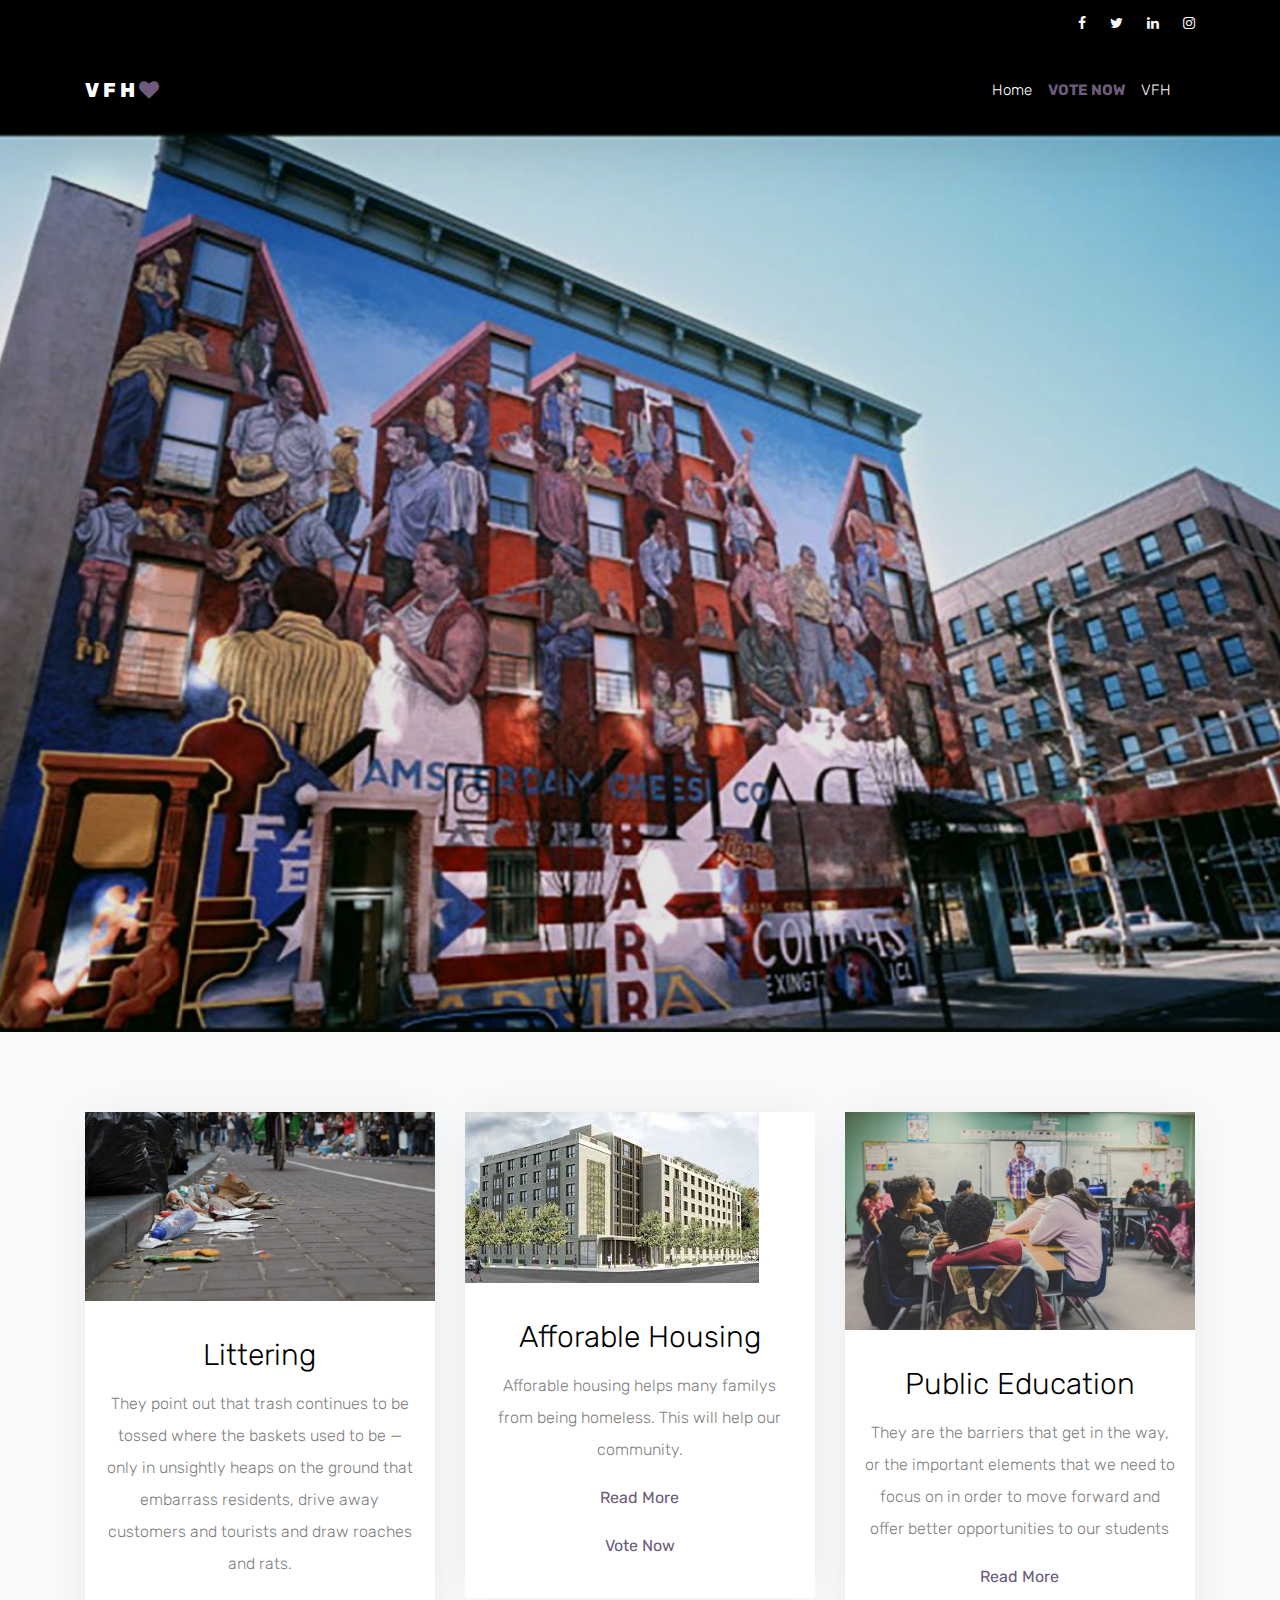
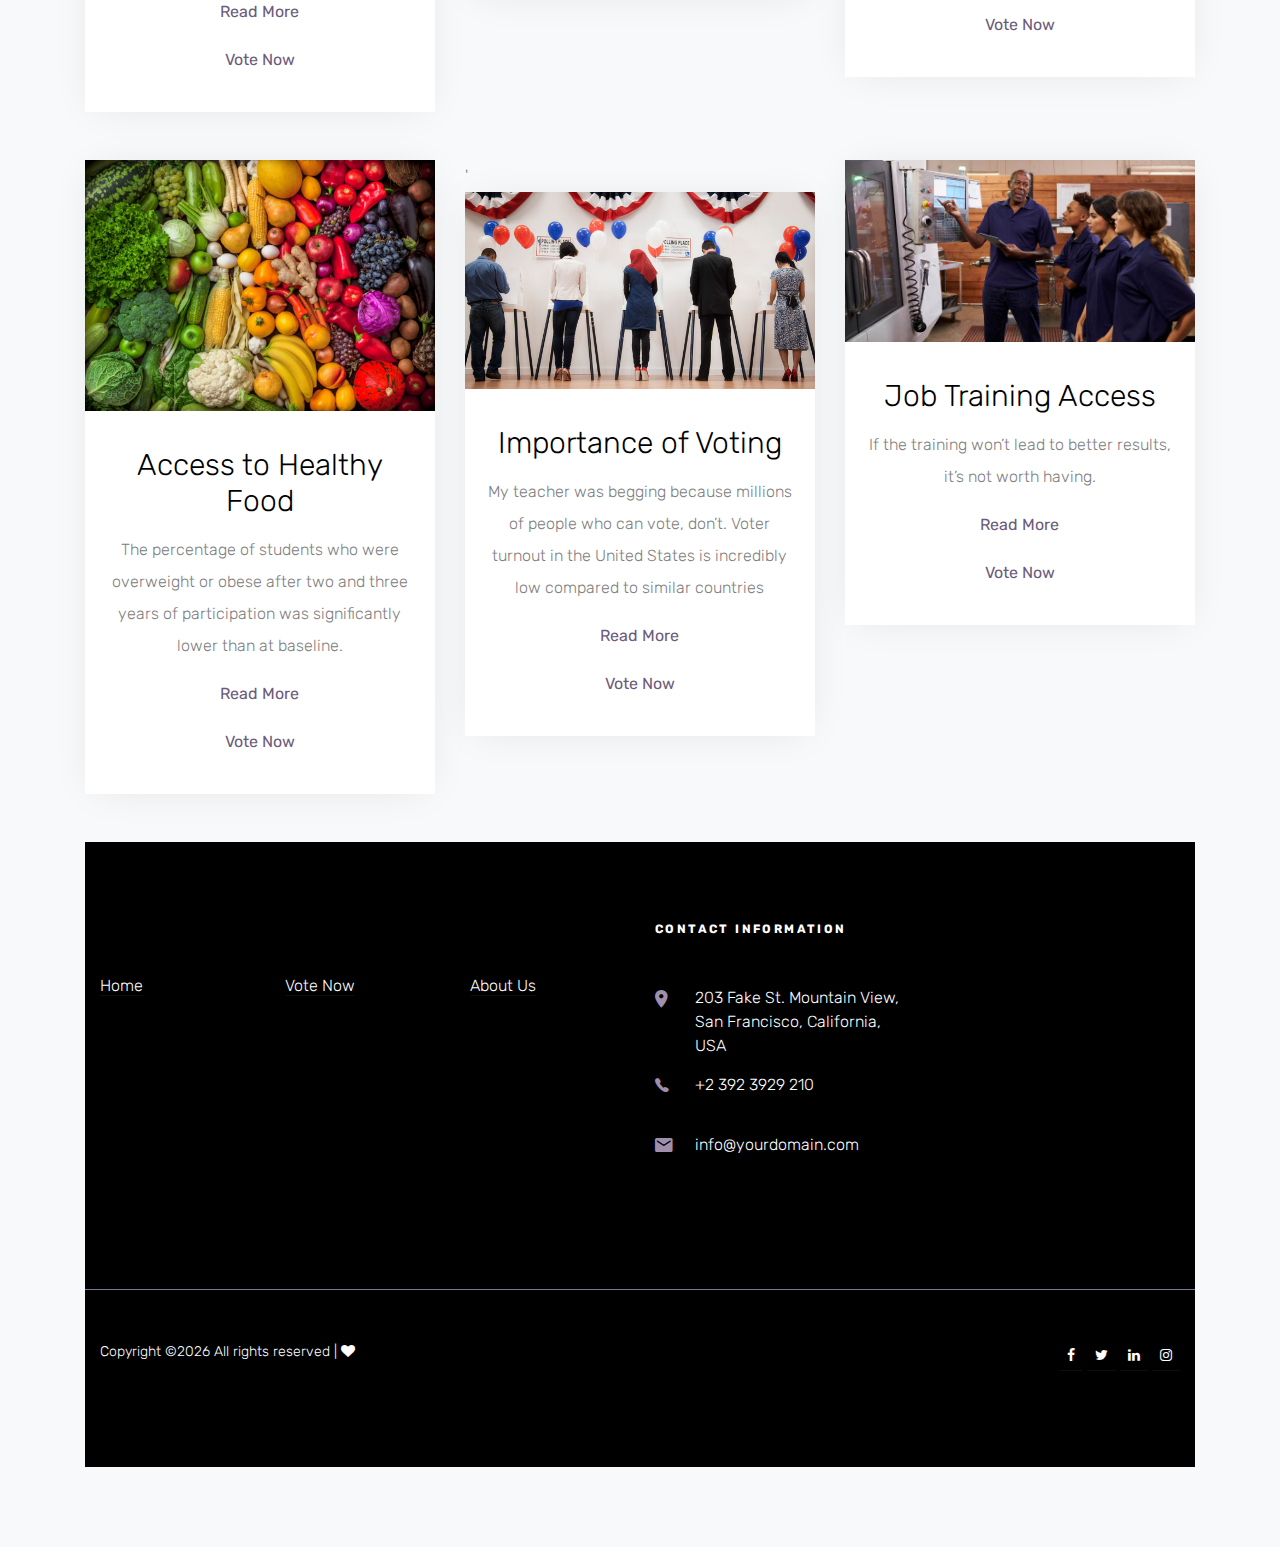
<file: events.html>
<!doctype html>
<html lang="en">
  <head>
    <title>VFH</title>
    <meta charset="utf-8">
    <meta name="viewport" content="width=device-width, initial-scale=1, shrink-to-fit=no">

    <link href="https://fonts.googleapis.com/css?family=Rubik:300,400,500" rel="stylesheet">

    <link rel="stylesheet" href="css/bootstrap.css">
    <link rel="stylesheet" href="css/animate.css">
    <link rel="stylesheet" href="css/owl.carousel.min.css">

    <link rel="stylesheet" href="fonts/ionicons/css/ionicons.min.css">
    <link rel="stylesheet" href="fonts/fontawesome/css/font-awesome.min.css">
    <link rel="stylesheet" href="fonts/flaticon/font/flaticon.css">
    <link rel="stylesheet" href="css/magnific-popup.css">

    <!-- Theme Style -->
    <link rel="stylesheet" href="css/style.css">
  </head>
  <body>

    <div class="wrap">
    
    <div class="block-45">
      <div class="container">
        <div class="row">
          <div class="col-md-6">
            <ul class="block-45-list">
              <li><a href="#"></a></li>
              <li><a href="#"></a></li>
              <li><a href="#"></a></li>
            </ul>
          </div>
          <div class="col-md-6 text-md-right">
            <ul class="block-45-icons">
              <li><a href="3"><span class="fa fa-facebook"></span></a></li>
              <li><a href="3"><span class="fa fa-twitter"></span></a></li>
              <li><a href="3"><span class="fa fa-linkedin"></span></a></li>
              <li><a href="3"><span class="fa fa-instagram"></span></a></li>
            </ul>
          </div>
        </div>
      </div>
    </div>
    <header role="banner">
     
     <nav class="navbar navbar-expand-lg navbar-light bg-light">
        <div class="container">
          <a class="navbar-brand absolute" href="index.html">VFH<span class="fa fa-heart text-primary"></span>  </a>
          <button class="navbar-toggler" type="button" data-toggle="collapse" data-target="#navbarsExample05" aria-controls="navbarsExample05" aria-expanded="false" aria-label="Toggle navigation">
            <span class="navbar-toggler-icon"></span>
          </button>

          <div class="collapse navbar-collapse navbar-light" id="navbarsExample05">
            <ul class="navbar-nav ml-auto">
              <li class="nav-item ">
                <a class="nav-link" href="index.html">Home</a>
              </li>
             

           
              <li class="nav-item active">
                <a class="nav-link" href="events.html">VOTE NOW</a>
              </li>
              <li class="nav-item">
                <a class="nav-link" href="about.html"> VFH</a>
              </li>
              <li class="nav-item">
                <a class="nav-link" href="contact.html"></a>
              </li>
            </ul>
            
            
          </div>
        </div>
      </nav>
    </header>
    <!-- END header -->

    <section class="site-hero overlay" data-stellar-background-ratio="0.5" style="background-image: url(images/latino.jpg);">
      <div class="container">
        <div class="row align-items-center justify-content-center site-hero-inner">
          <div class="col-md-8 text-center">
  
            <div class="mb-5 element-animate">
              <div class="block-17">
                <h1 class="heading mb-4">Vote For Harlem</h1>
                <div class="lead">In the neighborhood it's important to change for the better. Peole might live in a healthy and longer life. They would be greatful with what they have around them if the neighborhood chaneged to the better.</div>
              </div>
            </div>
            
          </div>
        </div>
      </div>
    </section>
    <!-- END section -->

    

    

    <section class="site-section bg-light">
      <div class="container">
        
        <div class="row">
          <div class="col-md-6 col-lg-4 mb-5">
            <div class="block-20">
              <figure>
                <a href="blog-single.html"><img src="images/littering.jpg" alt="Image placeholder" class="img-fluid"></a>
              </figure>
              <div class="text text-center">
                <h3 class="heading"><a href="#">Littering</a></h3>
                
                 <p>They point out that trash continues to be tossed where the baskets used to be — only in unsightly heaps on the ground that embarrass residents, drive away customers and tourists and draw roaches and rats.</p>
                <p><a href="https://www.nytimes.com/2017/08/08/nyregion/harlem-125th-street-litter.html"><strong>Read More</strong></a></p>
                  <p><a href="https://forms.gle/6JKWXV7W6iZBfXYa9"><strong>Vote Now</strong></a></p>
              </div>
            </div>
          </div>
          <div class="col-md-6 col-lg-4 mb-5">
            <div class="block-20">
              <figure>
                <a href="blog-single.html"><img src="images/house.jpg" alt="Image placeholder" class="img-fluid"></a>
              </figure>
              <div class="text text-center">
                <h3 class="heading"><a href="#">Afforable Housing</a></h3>
                
                <p>Afforable housing helps many familys from being homeless. This will help our community.</p>
                <p><a href="https://www.nytimes.com/video/nyregion/100000004975598/holding-out-despite-the-demolition.html"><strong>Read More</strong></a></p>
                  <p><a href="https://forms.gle/oGJjeBrcdb9LVFpB7"><strong>Vote Now</strong></a></p>
              </div>
            </div>
          </div>
          <div class="col-md-6 col-lg-4 mb-5">
            <div class="block-20">
              <figure>
                <a href="blog-single.html"><img src="images/public%20education.jpg" alt="Image placeholder" class="img-fluid"></a>
              </figure>
              <div class="text text-center">
                <h3 class="heading"><a href="#">Public Education</a></h3>
                
                <p> They are the barriers that get in the way, or the important elements that we need to focus on in order to move forward and offer better opportunities to our students</p>
                <p><a href="http://www.units.miamioh.edu/nnerjournal/pdf%20files/2012%20NNER%20Journal%20PDF/Article%201%20Harlem%27s%20Schools%20in%20the%20Great%20Depression_NNER_2012.pdf"><strong>Read More</strong></a></p>
                  <p><a href="https://forms.gle/7pWkfutXvpCd3GFw8"><strong>Vote Now</strong></a></p>
              </div>
            </div>
          </div>


          <div class="col-md-6 col-lg-4 mb-5">
            <div class="block-20">
              <figure>
                <a href="blog-single.html"><img src="images/healthy%20food.jpg" alt="Image placeholder" class="img-fluid"></a>
              </figure>
              <div class="text text-center">
                <h3 class="heading"><a href="#">Access to Healthy Food</a></h3>
               
                <p>The percentage of students who were overweight or obese after two and three years of participation was significantly lower than at baseline.</p>
                <p><a href="https://www.mathematica-mpr.com/our-publications-and-findings/publications/the-impact-of-healthy-harlem-on-the-body-mass-index-and-weight-status-of-adolescents-after-two"><strong>Read More</strong></a></p>
                  <p><a href="https://forms.gle/XHgygnNXdo8qPofdA"><strong>Vote Now</strong></a></p>
              </div>
            </div>
          </div>
          <div class="col-md-6 col-lg-4 mb-5">'
            <div class="block-20">
              <figure>
                <a href="blog-single.html"><img src="images/voting.jpg" alt="Image placeholder" class="img-fluid"></a>
              </figure>
              <div class="text text-center">
                  <h3 class="heading"><a href="#">Importance of Voting</a></h3>
                  
                <p>My teacher was begging because millions of people who can vote, don’t. Voter turnout in the United States is incredibly low compared to similar countries</p>
                <p><a href="https://www.sciencenewsforstudents.org/article/4-reasons-why-many-people-dont-vote"><strong>Read More</strong></a></p>
                  <p><a href="https://forms.gle/vRdgzofoEpN8srZy7"><strong>Vote Now</strong></a></p>
              </div>
            </div>
          </div>
          <div class="col-md-6 col-lg-4 mb-5">
            <div class="block-20">
              <figure>
                <a href="blog-single.html"><img src="images/job%20training.jpg" alt="Image placeholder" class="img-fluid"></a>
              </figure>
              <div class="text text-center">
                <h3 class="heading"><a href="#">Job Training Access</a></h3>
                
                <p> If the training won’t lead to better results, it’s not worth having.</p>
                <p><a href="https://cmoe.com/blog/learning-development-challenges/"><strong>Read More</strong></a></p>
                  <p><a href="https://forms.gle/i6ASj12gb1Ma8BSi8"><strong>Vote Now</strong></a></p>
              </div>
            </div>
          </div>



        </div>

      <footer class="site-footer">
      <div class="container">
        <div class="row mb-5">
        <!--   <div class="col-md-6 col-lg-3 mb-5 mb-lg-0">
            <p>Perferendis eum illum voluptatibus dolore tempora consequatur minus asperiores temporibus.</p>
          </div> -->
          <div class="col-md-6 col-lg-6 mb-5 mb-lg-0">
            <h3 class="heading"></h3>
            <div class="row">
              <div class="col-md-4">
                <ul class="list-unstyled">
                 <li><a href="#top_page">Home</a></li>
                </ul>
              </div>
              <div class="col-md-4">
                <ul class="list-unstyled">
                  <li><a href="events.html">Vote Now</a></li>
                </ul>
              </div>
              <div class="col-md-4">
                <ul class="list-unstyled">
                  <li><a href="about.html">About Us</a></li>
                </ul>
              </div>
            </div>
          </div>
        
          <div class="col-md-6 col-lg-3 mb-5 mb-lg-0">
            <h3 class="heading">Contact Information</h3>
            <div class="block-23">
              <ul>
                <li><span class="icon ion-android-pin"></span><span class="text">203 Fake St. Mountain View, San Francisco, California, USA</span></li>
                <li><a href="#"><span class="icon ion-ios-telephone"></span><span class="text">+2 392 3929 210</span></a></li>
                <li><a href="#"><span class="icon ion-android-mail"></span><span class="text">info@yourdomain.com</span></a></li>
              </ul>
            </div>
          </div>
        </div>
        <div class="row pt-5">
          <div class="col-md-12 text-center copyright">
            
            <p class="float-md-left"><!-- Link back to Colorlib can't be removed. Template is licensed under CC BY 3.0. -->
Copyright &copy;<script>document.write(new Date().getFullYear());</script> All rights reserved | <i class="fa fa-heart" aria-hidden="true"></i>  <a href="https://colorlib.com" target="_blank" class="text-primary"></a>
<!-- Link back to Colorlib can't be removed. Template is licensed under CC BY 3.0. --></p>
            <p class="float-md-right">
              <a href="#" class="fa fa-facebook p-2"></a>
              <a href="#" class="fa fa-twitter p-2"></a>
              <a href="#" class="fa fa-linkedin p-2"></a>
              <a href="#" class="fa fa-instagram p-2"></a>

            </p>
          </div>
        </div>
      </div>
    </footer>
    <!-- END footer -->

    </div>
    
    <!-- loader -->
    <div id="loader" class="show fullscreen"><svg class="circular" width="48px" height="48px"><circle class="path-bg" cx="24" cy="24" r="22" fill="none" stroke-width="4" stroke="#eeeeee"/><circle class="path" cx="24" cy="24" r="22" fill="none" stroke-width="4" stroke-miterlimit="10" stroke="#f4b214"/></svg></div>

    <script src="js/jquery-3.2.1.min.js"></script>
    <script src="js/jquery-migrate-3.0.0.js"></script>
    <script src="js/popper.min.js"></script>
    <script src="js/bootstrap.min.js"></script>
    <script src="js/owl.carousel.min.js"></script>
    <script src="js/jquery.waypoints.min.js"></script>
    <script src="js/jquery.stellar.min.js"></script>
    <script src="js/jquery.animateNumber.min.js"></script>
    
    <script src="js/jquery.magnific-popup.min.js"></script>

    <script src="js/main.js"></script>
  </body>
</html>
</file>
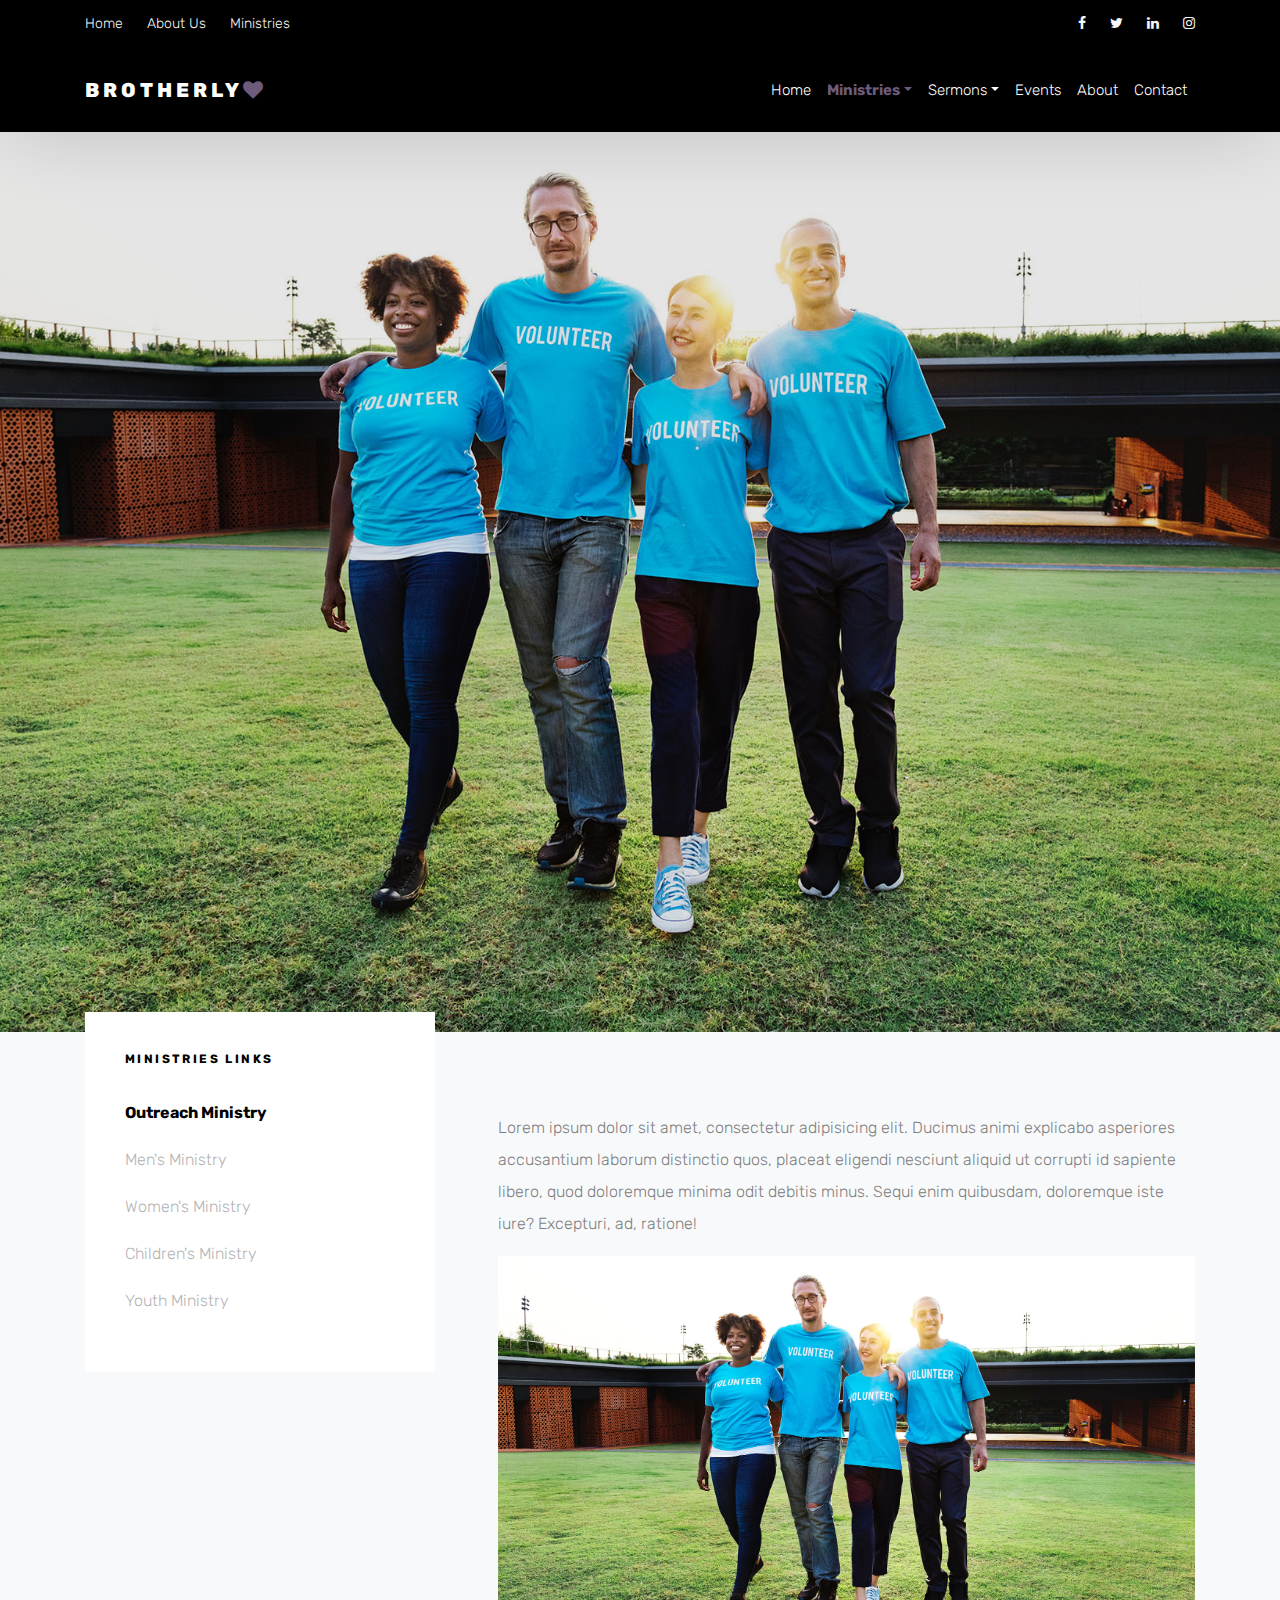
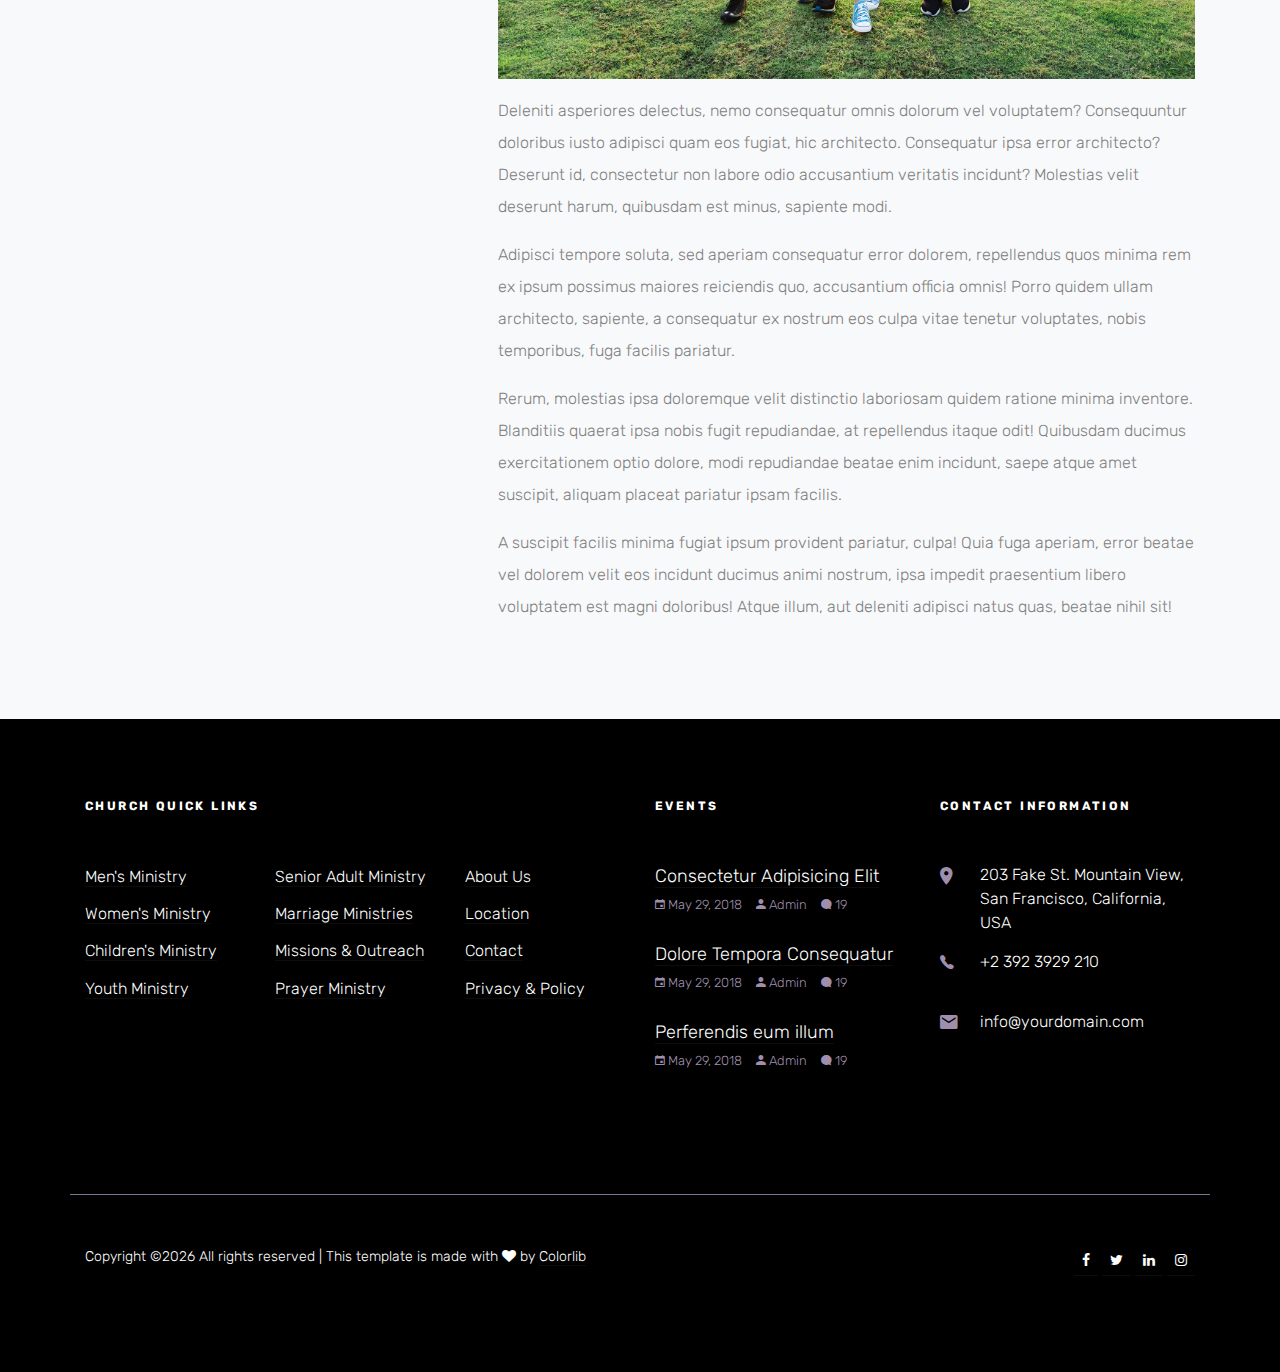
<file: ministry.html>
<!doctype html>
<html lang="en">
  <head>
    <title>BrotherlyLove Bootstrap 4 Template by Colorlib</title>
    <meta charset="utf-8">
    <meta name="viewport" content="width=device-width, initial-scale=1, shrink-to-fit=no">

    <link href="https://fonts.googleapis.com/css?family=Rubik:300,400,500" rel="stylesheet">

    <link rel="stylesheet" href="css/bootstrap.css">
    <link rel="stylesheet" href="css/animate.css">
    <link rel="stylesheet" href="css/owl.carousel.min.css">

    <link rel="stylesheet" href="fonts/ionicons/css/ionicons.min.css">
    <link rel="stylesheet" href="fonts/fontawesome/css/font-awesome.min.css">
    <link rel="stylesheet" href="fonts/flaticon/font/flaticon.css">
    <link rel="stylesheet" href="css/magnific-popup.css">

    <!-- Theme Style -->
    <link rel="stylesheet" href="css/style.css">
  </head>
  <body>

    <div class="wrap">
    
    <div class="block-45">
      <div class="container">
        <div class="row">
          <div class="col-md-6">
            <ul class="block-45-list">
              <li><a href="#">Home</a></li>
              <li><a href="#">About Us</a></li>
              <li><a href="#">Ministries</a></li>
            </ul>
          </div>
          <div class="col-md-6 text-md-right">
            <ul class="block-45-icons">
              <li><a href="3"><span class="fa fa-facebook"></span></a></li>
              <li><a href="3"><span class="fa fa-twitter"></span></a></li>
              <li><a href="3"><span class="fa fa-linkedin"></span></a></li>
              <li><a href="3"><span class="fa fa-instagram"></span></a></li>
            </ul>
          </div>
        </div>
      </div>
    </div>
    <header role="banner">
     
      <nav class="navbar navbar-expand-lg navbar-light bg-light">
        <div class="container">
          <a class="navbar-brand absolute" href="index.html">Brotherly<span class="fa fa-heart text-primary"></span>  </a>
          <button class="navbar-toggler" type="button" data-toggle="collapse" data-target="#navbarsExample05" aria-controls="navbarsExample05" aria-expanded="false" aria-label="Toggle navigation">
            <span class="navbar-toggler-icon"></span>
          </button>

          <div class="collapse navbar-collapse navbar-light" id="navbarsExample05">
            <ul class="navbar-nav ml-auto">
              <li class="nav-item">
                <a class="nav-link" href="index.html">Home</a>
              </li>
              <li class="nav-item dropdown active">
                <a class="nav-link dropdown-toggle" href="ministry.html" id="dropdown04" data-toggle="dropdown" aria-haspopup="true" aria-expanded="false">Ministries</a>
                <div class="dropdown-menu" aria-labelledby="dropdown04">
                  <a class="dropdown-item" href="ministry.html">Outreach Ministry</a>
                  <a class="dropdown-item" href="ministry.html">Men's Ministry</a>
                  <a class="dropdown-item" href="ministry.html">Women's Ministry</a>
                  <a class="dropdown-item" href="ministry.html">Children's Ministry</a>
                  <a class="dropdown-item" href="ministry.html">Youth Ministry</a>
                </div>

              </li>

              <li class="nav-item dropdown">
                <a class="nav-link dropdown-toggle" href="sermon.html" id="dropdown05" data-toggle="dropdown" aria-haspopup="true" aria-expanded="false">Sermons</a>
                <div class="dropdown-menu" aria-labelledby="dropdown05">
                  <a class="dropdown-item" href="sermon.html">Daily Sermon</a>
                  <a class="dropdown-item" href="sermon.html">Music</a>
                  <a class="dropdown-item" href="sermon.html">Audio</a>
                  <a class="dropdown-item" href="sermon.html">Video</a>
                </div>

              </li>
              <li class="nav-item">
                <a class="nav-link" href="events.html">Events</a>
              </li>
              <li class="nav-item">
                <a class="nav-link" href="about.html">About</a>
              </li>
              <li class="nav-item">
                <a class="nav-link" href="contact.html">Contact</a>
              </li>
            </ul>
            
            
          </div>
        </div>
      </nav>
    </header>
    <!-- END header -->

    <section class="site-hero overlay" data-stellar-background-ratio="0.5" style="background-image: url(images/big_image_1.jpg);">
      <div class="container">
        <div class="row align-items-center justify-content-center site-hero-inner">
          <div class="col-md-8 text-center">
  
            <div class="mb-5 element-animate">
              <div class="block-17">
                <h1 class="heading mb-4">Outreach Ministry</h1>
                <div class="lead">Lorem ipsum dolor sit amet, consectetur adipisicing elit. Unde doloremque necessitatibus quidem itaque illum nulla dolores, tempora corporis eius, fuga natus esse rem animi. Doloribus animi, reiciendis voluptatum eum ullam.</div>
              </div>
            </div>
            
          </div>
        </div>
      </div>
    </section>
    <!-- END section -->

    

    

    <section class="site-section bg-light">
      <div class="container">
        <div class="row">
          <div class="col-md-4">
            <div class="block-36">
              <h3 class="block-36-heading">Ministries Links</h3>
              <ul>
                <li class="active"><a>Outreach Ministry</a></li>
                <li><a href="ministry.html">Men's Ministry</a></li>
                <li><a href="ministry.html">Women's Ministry</a></li>
                <li><a href="ministry.html">Children's Ministry</a></li> 
                <li><a href="ministry.html">Youth Ministry</a></li>
              </ul>
            </div>
          </div>
          <div class="col-md-8 pl-md-5">
            <p>Lorem ipsum dolor sit amet, consectetur adipisicing elit. Ducimus animi explicabo asperiores accusantium laborum distinctio quos, placeat eligendi nesciunt aliquid ut corrupti id sapiente libero, quod doloremque minima odit debitis minus. Sequi enim quibusdam, doloremque iste iure? Excepturi, ad, ratione!</p>
            <p><img src="images/big_image_1.jpg" alt="Image placeholder" class="img-fluid"></p>
            <p>Deleniti asperiores delectus, nemo consequatur omnis dolorum vel voluptatem? Consequuntur doloribus iusto adipisci quam eos fugiat, hic architecto. Consequatur ipsa error architecto? Deserunt id, consectetur non labore odio accusantium veritatis incidunt? Molestias velit deserunt harum, quibusdam est minus, sapiente modi.</p>
            <p>Adipisci tempore soluta, sed aperiam consequatur error dolorem, repellendus quos minima rem ex ipsum possimus maiores reiciendis quo, accusantium officia omnis! Porro quidem ullam architecto, sapiente, a consequatur ex nostrum eos culpa vitae tenetur voluptates, nobis temporibus, fuga facilis pariatur.</p>
            <p>Rerum, molestias ipsa doloremque velit distinctio laboriosam quidem ratione minima inventore. Blanditiis quaerat ipsa nobis fugit repudiandae, at repellendus itaque odit! Quibusdam ducimus exercitationem optio dolore, modi repudiandae beatae enim incidunt, saepe atque amet suscipit, aliquam placeat pariatur ipsam facilis.</p>
            <p>A suscipit facilis minima fugiat ipsum provident pariatur, culpa! Quia fuga aperiam, error beatae vel dolorem velit eos incidunt ducimus animi nostrum, ipsa impedit praesentium libero voluptatem est magni doloribus! Atque illum, aut deleniti adipisci natus quas, beatae nihil sit!</p>
          </div>
        </div>
      </div>
    </section>

    
  
    <footer class="site-footer">
      <div class="container">
        <div class="row mb-5">
        <!--   <div class="col-md-6 col-lg-3 mb-5 mb-lg-0">
            <p>Perferendis eum illum voluptatibus dolore tempora consequatur minus asperiores temporibus.</p>
          </div> -->
          <div class="col-md-6 col-lg-6 mb-5 mb-lg-0">
            <h3 class="heading">Church Quick Links</h3>
            <div class="row">
              <div class="col-md-4">
                <ul class="list-unstyled">
                  <li><a href="#">Men's Ministry</a></li>
                  <li><a href="#">Women's Ministry</a></li>
                  <li><a href="#">Children's Ministry</a></li>
                  <li><a href="#">Youth Ministry</a></li>
                </ul>
              </div>
              <div class="col-md-4">
                <ul class="list-unstyled">
                  <li><a href="#">Senior Adult Ministry</a></li>
                  <li><a href="#">Marriage Ministries</a></li>
                  <li><a href="#">Missions & Outreach</a></li>
                  <li><a href="#">Prayer Ministry</a></li>
                </ul>
              </div>
              <div class="col-md-4">
                <ul class="list-unstyled">
                  <li><a href="#">About Us</a></li>
                  <li><a href="#">Location</a></li>
                  <li><a href="#">Contact</a></li>
                  <li><a href="#">Privacy &amp; Policy</a></li>
                </ul>
              </div>
            </div>
          </div>
          <div class="col-md-6 col-lg-3 mb-5 mb-lg-0">
            <h3 class="heading">Events</h3>
            <div class="block-21 d-flex mb-4">
              <div class="text">
                <h3 class="heading mb-0"><a href="#">Consectetur Adipisicing Elit</a></h3>
                <div class="meta">
                  <div><a href="#"><span class="ion-android-calendar"></span> May 29, 2018</a></div>
                  <div><a href="#"><span class="ion-android-person"></span> Admin</a></div>
                  <div><a href="#"><span class="ion-chatbubble"></span> 19</a></div>
                </div>
              </div>
            </div>  
            <div class="block-21 d-flex mb-4">
              <div class="text">
                <h3 class="heading mb-0"><a href="#">Dolore Tempora Consequatur</a></h3>
                <div class="meta">
                  <div><a href="#"><span class="ion-android-calendar"></span> May 29, 2018</a></div>
                  <div><a href="#"><span class="ion-android-person"></span> Admin</a></div>
                  <div><a href="#"><span class="ion-chatbubble"></span> 19</a></div>
                </div>
              </div>
            </div>  
            <div class="block-21 d-flex mb-4">
              <div class="text">
                <h3 class="heading mb-0"><a href="#">Perferendis eum illum</a></h3>
                <div class="meta">
                  <div><a href="#"><span class="ion-android-calendar"></span> May 29, 2018</a></div>
                  <div><a href="#"><span class="ion-android-person"></span> Admin</a></div>
                  <div><a href="#"><span class="ion-chatbubble"></span> 19</a></div>
                </div>
              </div>
            </div>  
          </div>
          <div class="col-md-6 col-lg-3 mb-5 mb-lg-0">
            <h3 class="heading">Contact Information</h3>
            <div class="block-23">
              <ul>
                <li><span class="icon ion-android-pin"></span><span class="text">203 Fake St. Mountain View, San Francisco, California, USA</span></li>
                <li><a href="#"><span class="icon ion-ios-telephone"></span><span class="text">+2 392 3929 210</span></a></li>
                <li><a href="#"><span class="icon ion-android-mail"></span><span class="text">info@yourdomain.com</span></a></li>
              </ul>
            </div>
          </div>
        </div>
        <div class="row pt-5">
          <div class="col-md-12 text-center copyright">
            
            <p class="float-md-left"><!-- Link back to Colorlib can't be removed. Template is licensed under CC BY 3.0. -->
Copyright &copy;<script>document.write(new Date().getFullYear());</script> All rights reserved | This template is made with <i class="fa fa-heart" aria-hidden="true"></i> by <a href="https://colorlib.com" target="_blank" class="text-primary">Colorlib</a>
<!-- Link back to Colorlib can't be removed. Template is licensed under CC BY 3.0. --></p>
            <p class="float-md-right">
              <a href="#" class="fa fa-facebook p-2"></a>
              <a href="#" class="fa fa-twitter p-2"></a>
              <a href="#" class="fa fa-linkedin p-2"></a>
              <a href="#" class="fa fa-instagram p-2"></a>

            </p>
          </div>
        </div>
      </div>
    </footer>
    <!-- END footer -->

    </div>
    
    <!-- loader -->
    <div id="loader" class="show fullscreen"><svg class="circular" width="48px" height="48px"><circle class="path-bg" cx="24" cy="24" r="22" fill="none" stroke-width="4" stroke="#eeeeee"/><circle class="path" cx="24" cy="24" r="22" fill="none" stroke-width="4" stroke-miterlimit="10" stroke="#f4b214"/></svg></div>

    <script src="js/jquery-3.2.1.min.js"></script>
    <script src="js/jquery-migrate-3.0.0.js"></script>
    <script src="js/popper.min.js"></script>
    <script src="js/bootstrap.min.js"></script>
    <script src="js/owl.carousel.min.js"></script>
    <script src="js/jquery.waypoints.min.js"></script>
    <script src="js/jquery.stellar.min.js"></script>
    <script src="js/jquery.animateNumber.min.js"></script>
    
    <script src="js/jquery.magnific-popup.min.js"></script>

    <script src="js/main.js"></script>
  </body>
</html>
</file>
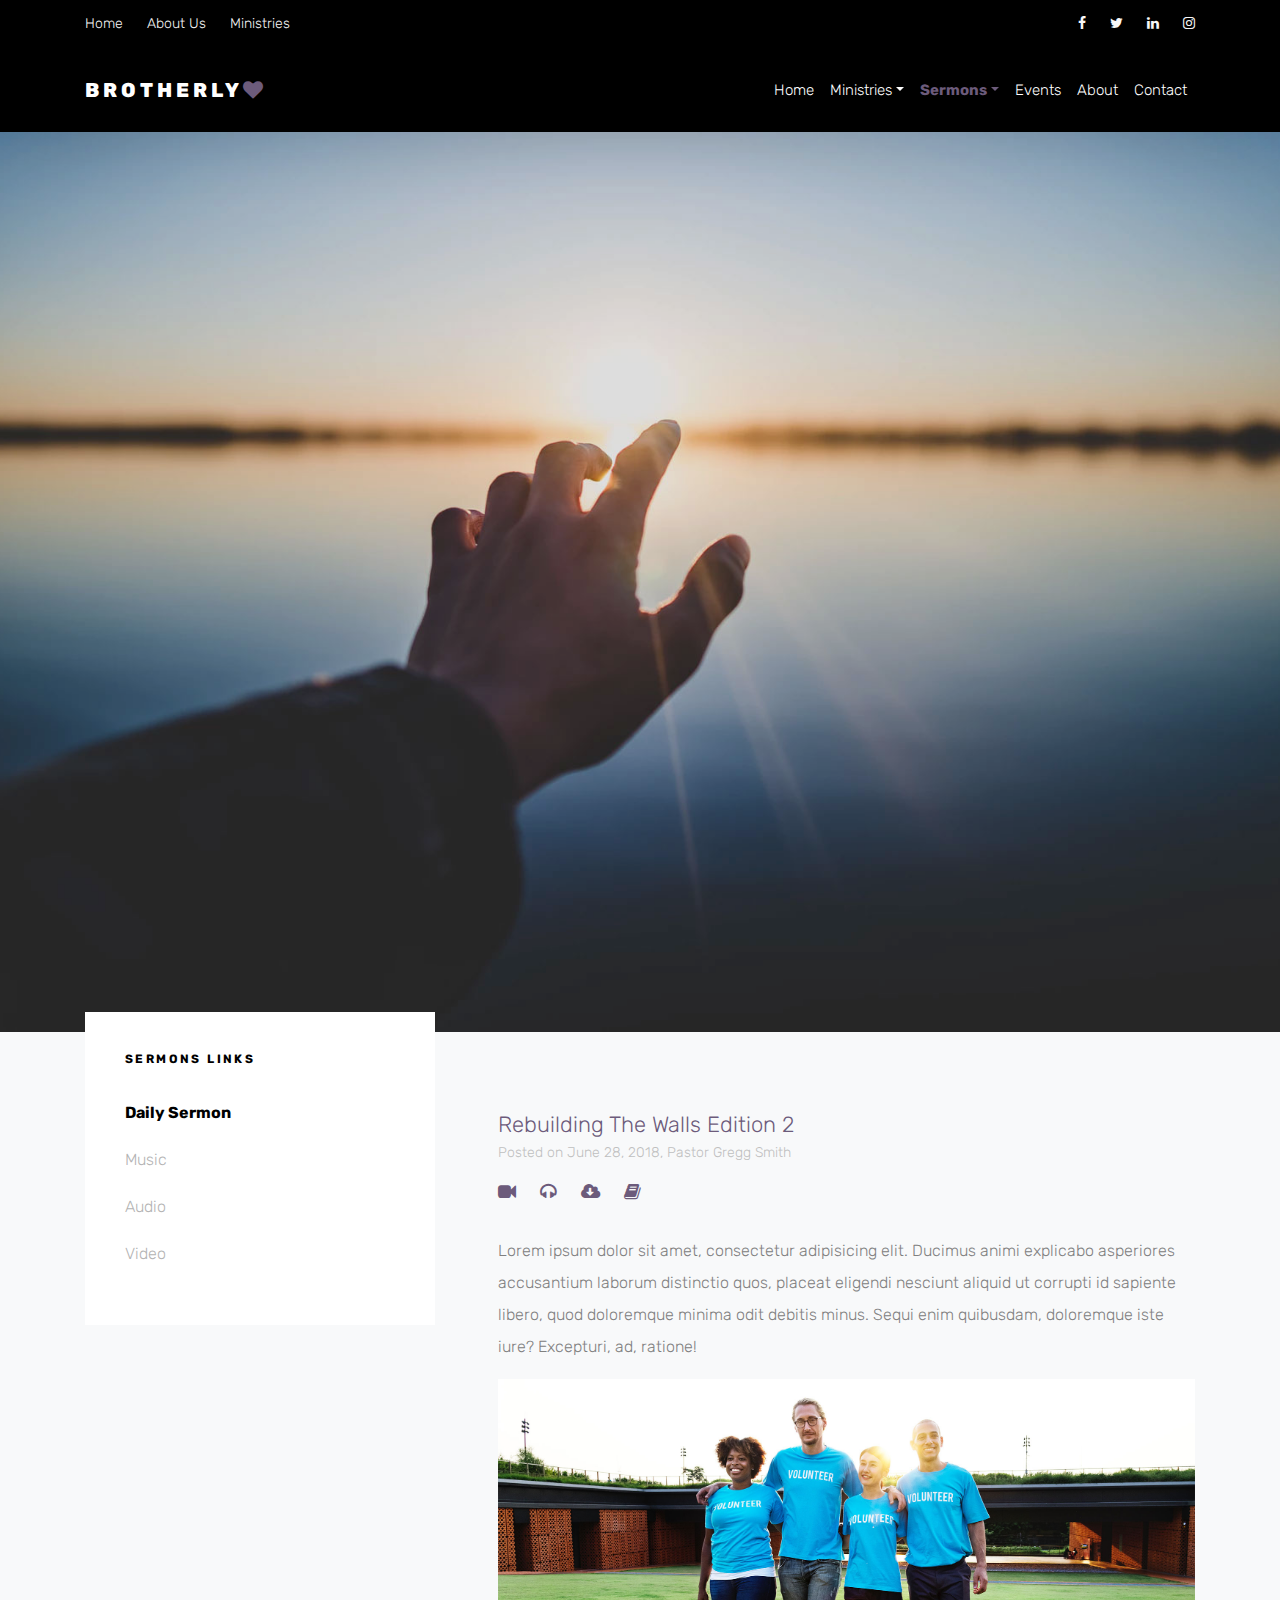
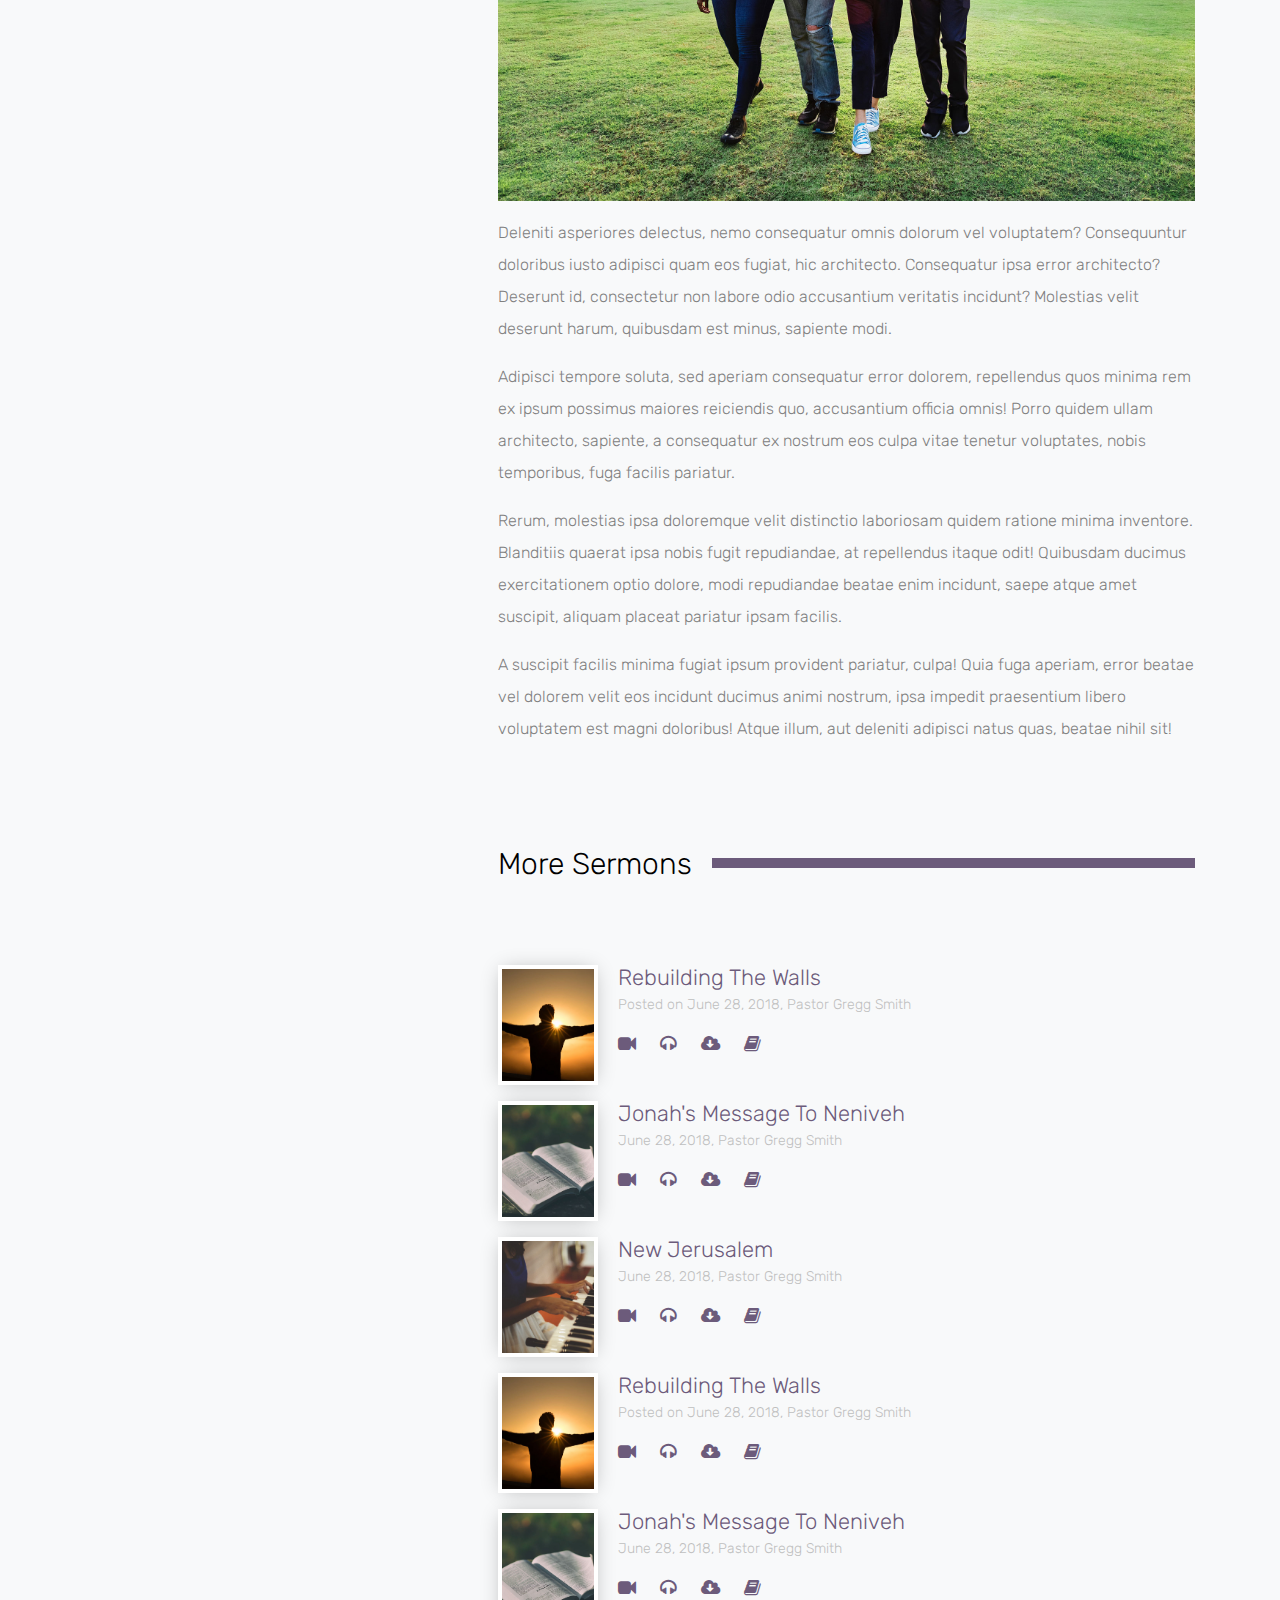
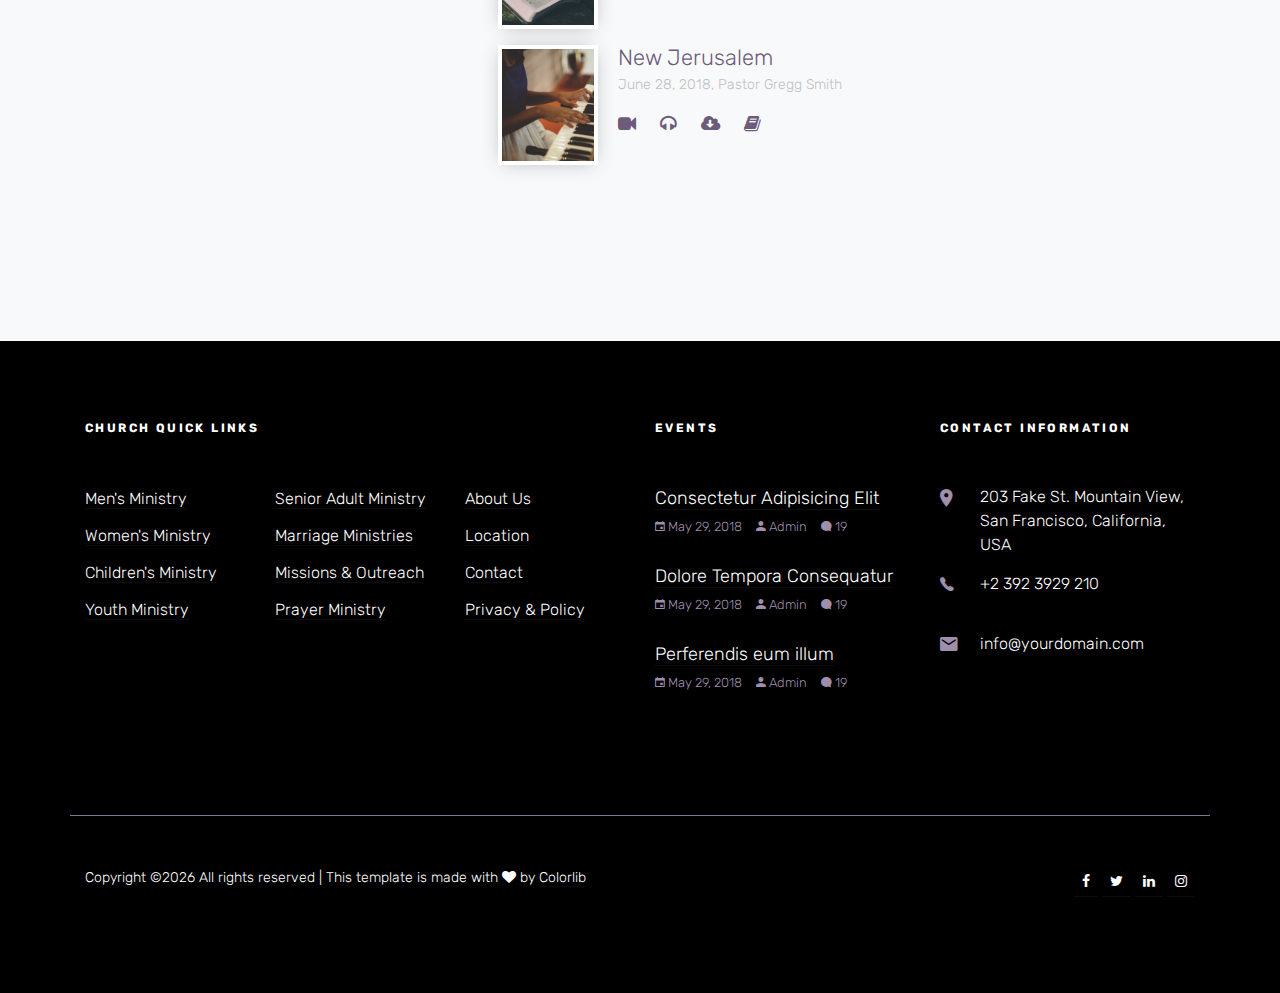
<file: sermon-single.html>
<!doctype html>
<html lang="en">
  <head>
    <title>BrotherlyLove Bootstrap 4 Template by Colorlib</title>
    <meta charset="utf-8">
    <meta name="viewport" content="width=device-width, initial-scale=1, shrink-to-fit=no">

    <link href="https://fonts.googleapis.com/css?family=Rubik:300,400,500" rel="stylesheet">

    <link rel="stylesheet" href="css/bootstrap.css">
    <link rel="stylesheet" href="css/animate.css">
    <link rel="stylesheet" href="css/owl.carousel.min.css">

    <link rel="stylesheet" href="fonts/ionicons/css/ionicons.min.css">
    <link rel="stylesheet" href="fonts/fontawesome/css/font-awesome.min.css">
    <link rel="stylesheet" href="fonts/flaticon/font/flaticon.css">
    <link rel="stylesheet" href="css/magnific-popup.css">

    <!-- Theme Style -->
    <link rel="stylesheet" href="css/style.css">
  </head>
  <body>

    <div class="wrap">
    
    <div class="block-45">
      <div class="container">
        <div class="row">
          <div class="col-md-6">
            <ul class="block-45-list">
              <li><a href="#">Home</a></li>
              <li><a href="#">About Us</a></li>
              <li><a href="#">Ministries</a></li>
            </ul>
          </div>
          <div class="col-md-6 text-md-right">
            <ul class="block-45-icons">
              <li><a href="3"><span class="fa fa-facebook"></span></a></li>
              <li><a href="3"><span class="fa fa-twitter"></span></a></li>
              <li><a href="3"><span class="fa fa-linkedin"></span></a></li>
              <li><a href="3"><span class="fa fa-instagram"></span></a></li>
            </ul>
          </div>
        </div>
      </div>
    </div>
    <header role="banner">
     
      <nav class="navbar navbar-expand-lg navbar-light bg-light">
        <div class="container">
          <a class="navbar-brand absolute" href="index.html">Brotherly<span class="fa fa-heart text-primary"></span>  </a>
          <button class="navbar-toggler" type="button" data-toggle="collapse" data-target="#navbarsExample05" aria-controls="navbarsExample05" aria-expanded="false" aria-label="Toggle navigation">
            <span class="navbar-toggler-icon"></span>
          </button>

          <div class="collapse navbar-collapse navbar-light" id="navbarsExample05">
            <ul class="navbar-nav ml-auto">
              <li class="nav-item">
                <a class="nav-link" href="index.html">Home</a>
              </li>
              <li class="nav-item dropdown">
                <a class="nav-link dropdown-toggle" href="ministry.html" id="dropdown04" data-toggle="dropdown" aria-haspopup="true" aria-expanded="false">Ministries</a>
                <div class="dropdown-menu" aria-labelledby="dropdown04">
                  <a class="dropdown-item" href="ministry.html">Outreach Ministry</a>
                  <a class="dropdown-item" href="ministry.html">Men's Ministry</a>
                  <a class="dropdown-item" href="ministry.html">Women's Ministry</a>
                  <a class="dropdown-item" href="ministry.html">Children's Ministry</a>
                  <a class="dropdown-item" href="ministry.html">Youth Ministry</a>
                </div>

              </li>

              <li class="nav-item dropdown active">
                <a class="nav-link dropdown-toggle" href="sermon.html" id="dropdown05" data-toggle="dropdown" aria-haspopup="true" aria-expanded="false">Sermons</a>
                <div class="dropdown-menu" aria-labelledby="dropdown05">
                  <a class="dropdown-item" href="sermon.html">Daily Sermon</a>
                  <a class="dropdown-item" href="sermon.html">Music</a>
                  <a class="dropdown-item" href="sermon.html">Audio</a>
                  <a class="dropdown-item" href="sermon.html">Video</a>
                </div>

              </li>
              <li class="nav-item">
                <a class="nav-link" href="events.html">Events</a>
              </li>
              <li class="nav-item">
                <a class="nav-link" href="about.html">About</a>
              </li>
              <li class="nav-item">
                <a class="nav-link" href="contact.html">Contact</a>
              </li>
            </ul>
            
            
          </div>
        </div>
      </nav>
    </header>
    <!-- END header -->

    <section class="site-hero overlay" data-stellar-background-ratio="0.5" style="background-image: url(images/big_image_2.jpg);">
      <div class="container">
        <div class="row align-items-center justify-content-center site-hero-inner">
          <div class="col-md-8 text-center">
  
            <div class="mb-5 element-animate">
              <div class="block-17">

                <h1 class="heading mb-4">Rebuilding The Walls Edition 2</h1>
                <span class="lead">Posted on June 28, 2018 by Pastor Gregg Smith</span>
              </div>
            </div>
            
          </div>
        </div>
      </div>
    </section>
    <!-- END section -->

    

    

    <section class="site-section bg-light">
      <div class="container">
        <div class="row">
          <div class="col-md-4">
            <div class="block-36">
              <h3 class="block-36-heading">Sermons Links</h3>
              <ul>
                <li class="active"><a>Daily Sermon</a></li>
                <li><a href="sermon.html">Music</a></li>
                <li><a href="sermon.html">Audio</a></li>
                <li><a href="sermon.html">Video</a></li> 
              </ul>
            </div>
          </div>
          <div class="col-md-8 pl-md-5">

            <div class="block-44 d-flex mb-3">
              <!-- <div class="block-44-image"><img src="images/image_tall_1.jpg" alt="Image placeholder"></div> -->
              <div class="block-44-text">
                <h3 class="block-44-heading"><a href="sermon-single.html">Rebuilding The Walls Edition 2</a></h3>
                <div class="block-44-meta">Posted on June 28, 2018, Pastor Gregg Smith</div>
                <div class="block-44-icons">
                  <a href="#" class=""><span class="fa fa-video-camera"></span></a>
                  <a href="#" class=""><span class="fa fa-headphones"></span></a>
                  <a href="#" class=""><span class="fa fa-cloud-download"></span></a>
                  <a href="#" class=""><span class="fa fa-book"></span></a>
                </div>
              </div>
            </div>

            <p>Lorem ipsum dolor sit amet, consectetur adipisicing elit. Ducimus animi explicabo asperiores accusantium laborum distinctio quos, placeat eligendi nesciunt aliquid ut corrupti id sapiente libero, quod doloremque minima odit debitis minus. Sequi enim quibusdam, doloremque iste iure? Excepturi, ad, ratione!</p>
            <p><img src="images/big_image_1.jpg" alt="Image placeholder" class="img-fluid"></p>
            <p>Deleniti asperiores delectus, nemo consequatur omnis dolorum vel voluptatem? Consequuntur doloribus iusto adipisci quam eos fugiat, hic architecto. Consequatur ipsa error architecto? Deserunt id, consectetur non labore odio accusantium veritatis incidunt? Molestias velit deserunt harum, quibusdam est minus, sapiente modi.</p>
            <p>Adipisci tempore soluta, sed aperiam consequatur error dolorem, repellendus quos minima rem ex ipsum possimus maiores reiciendis quo, accusantium officia omnis! Porro quidem ullam architecto, sapiente, a consequatur ex nostrum eos culpa vitae tenetur voluptates, nobis temporibus, fuga facilis pariatur.</p>
            <p>Rerum, molestias ipsa doloremque velit distinctio laboriosam quidem ratione minima inventore. Blanditiis quaerat ipsa nobis fugit repudiandae, at repellendus itaque odit! Quibusdam ducimus exercitationem optio dolore, modi repudiandae beatae enim incidunt, saepe atque amet suscipit, aliquam placeat pariatur ipsam facilis.</p>
            <p>A suscipit facilis minima fugiat ipsum provident pariatur, culpa! Quia fuga aperiam, error beatae vel dolorem velit eos incidunt ducimus animi nostrum, ipsa impedit praesentium libero voluptatem est magni doloribus! Atque illum, aut deleniti adipisci natus quas, beatae nihil sit!</p>


            <div class="site-section">
              <div class="section-heading">
                <h2 class="heading">More Sermons</h2>
              </div>

              <div class="block-44 d-flex mb-3">
                <div class="block-44-image"><img src="images/image_tall_1.jpg" alt="Image placeholder"></div>
                <div class="block-44-text">
                  <h3 class="block-44-heading"><a href="sermon-single.html">Rebuilding The Walls</a></h3>
                  <div class="block-44-meta">Posted on June 28, 2018, Pastor Gregg Smith</div>
                  <div class="block-44-icons">
                    <a href="#" class=""><span class="fa fa-video-camera"></span></a>
                    <a href="#" class=""><span class="fa fa-headphones"></span></a>
                    <a href="#" class=""><span class="fa fa-cloud-download"></span></a>
                    <a href="#" class=""><span class="fa fa-book"></span></a>
                  </div>
                </div>
              </div>

              <div class="block-44 d-flex mb-3">
                <div class="block-44-image"><img src="images/image_tall_2.jpg" alt="Image placeholder"></div>
                <div class="block-44-text">
                  <h3 class="block-44-heading"><a href="sermon-single.html">Jonah's Message To Neniveh</a></h3>
                  <div class="block-44-meta">June 28, 2018, Pastor Gregg Smith</div>
                  <div class="block-44-icons">
                    <a href="#" class=""><span class="fa fa-video-camera"></span></a>
                    <a href="#" class=""><span class="fa fa-headphones"></span></a>
                    <a href="#" class=""><span class="fa fa-cloud-download"></span></a>
                    <a href="#" class=""><span class="fa fa-book"></span></a>
                  </div>
                </div>
              </div>

              <div class="block-44 d-flex mb-3">
                <div class="block-44-image"><img src="images/image_tall_3.jpg" alt="Image placeholder"></div>
                <div class="block-44-text">
                  <h3 class="block-44-heading"><a href="sermon-single.html">New Jerusalem</a></h3>
                  <div class="block-44-meta">June 28, 2018, Pastor Gregg Smith</div>
                  <div class="block-44-icons">
                    <a href="#" class=""><span class="fa fa-video-camera"></span></a>
                    <a href="#" class=""><span class="fa fa-headphones"></span></a>
                    <a href="#" class=""><span class="fa fa-cloud-download"></span></a>
                    <a href="#" class=""><span class="fa fa-book"></span></a>
                  </div>
                </div>
              </div>

              <div class="block-44 d-flex mb-3">
                <div class="block-44-image"><img src="images/image_tall_1.jpg" alt="Image placeholder"></div>
                <div class="block-44-text">
                  <h3 class="block-44-heading"><a href="sermon-single.html">Rebuilding The Walls</a></h3>
                  <div class="block-44-meta">Posted on June 28, 2018, Pastor Gregg Smith</div>
                  <div class="block-44-icons">
                    <a href="#" class=""><span class="fa fa-video-camera"></span></a>
                    <a href="#" class=""><span class="fa fa-headphones"></span></a>
                    <a href="#" class=""><span class="fa fa-cloud-download"></span></a>
                    <a href="#" class=""><span class="fa fa-book"></span></a>
                  </div>
                </div>
              </div>

              <div class="block-44 d-flex mb-3">
                <div class="block-44-image"><img src="images/image_tall_2.jpg" alt="Image placeholder"></div>
                <div class="block-44-text">
                  <h3 class="block-44-heading"><a href="sermon-single.html">Jonah's Message To Neniveh</a></h3>
                  <div class="block-44-meta">June 28, 2018, Pastor Gregg Smith</div>
                  <div class="block-44-icons">
                    <a href="#" class=""><span class="fa fa-video-camera"></span></a>
                    <a href="#" class=""><span class="fa fa-headphones"></span></a>
                    <a href="#" class=""><span class="fa fa-cloud-download"></span></a>
                    <a href="#" class=""><span class="fa fa-book"></span></a>
                  </div>
                </div>
              </div>

              <div class="block-44 d-flex mb-3">
                <div class="block-44-image"><img src="images/image_tall_3.jpg" alt="Image placeholder"></div>
                <div class="block-44-text">
                  <h3 class="block-44-heading"><a href="sermon-single.html">New Jerusalem</a></h3>
                  <div class="block-44-meta">June 28, 2018, Pastor Gregg Smith</div>
                  <div class="block-44-icons">
                    <a href="#" class=""><span class="fa fa-video-camera"></span></a>
                    <a href="#" class=""><span class="fa fa-headphones"></span></a>
                    <a href="#" class=""><span class="fa fa-cloud-download"></span></a>
                    <a href="#" class=""><span class="fa fa-book"></span></a>
                  </div>
                </div>
              </div>
            </div>
          </div>
        </div>
      </div>
    </section>

    
  
    <footer class="site-footer">
      <div class="container">
        <div class="row mb-5">
        <!--   <div class="col-md-6 col-lg-3 mb-5 mb-lg-0">
            <p>Perferendis eum illum voluptatibus dolore tempora consequatur minus asperiores temporibus.</p>
          </div> -->
          <div class="col-md-6 col-lg-6 mb-5 mb-lg-0">
            <h3 class="heading">Church Quick Links</h3>
            <div class="row">
              <div class="col-md-4">
                <ul class="list-unstyled">
                  <li><a href="#">Men's Ministry</a></li>
                  <li><a href="#">Women's Ministry</a></li>
                  <li><a href="#">Children's Ministry</a></li>
                  <li><a href="#">Youth Ministry</a></li>
                </ul>
              </div>
              <div class="col-md-4">
                <ul class="list-unstyled">
                  <li><a href="#">Senior Adult Ministry</a></li>
                  <li><a href="#">Marriage Ministries</a></li>
                  <li><a href="#">Missions & Outreach</a></li>
                  <li><a href="#">Prayer Ministry</a></li>
                </ul>
              </div>
              <div class="col-md-4">
                <ul class="list-unstyled">
                  <li><a href="#">About Us</a></li>
                  <li><a href="#">Location</a></li>
                  <li><a href="#">Contact</a></li>
                  <li><a href="#">Privacy &amp; Policy</a></li>
                </ul>
              </div>
            </div>
          </div>
          <div class="col-md-6 col-lg-3 mb-5 mb-lg-0">
            <h3 class="heading">Events</h3>
            <div class="block-21 d-flex mb-4">
              <div class="text">
                <h3 class="heading mb-0"><a href="#">Consectetur Adipisicing Elit</a></h3>
                <div class="meta">
                  <div><a href="#"><span class="ion-android-calendar"></span> May 29, 2018</a></div>
                  <div><a href="#"><span class="ion-android-person"></span> Admin</a></div>
                  <div><a href="#"><span class="ion-chatbubble"></span> 19</a></div>
                </div>
              </div>
            </div>  
            <div class="block-21 d-flex mb-4">
              <div class="text">
                <h3 class="heading mb-0"><a href="#">Dolore Tempora Consequatur</a></h3>
                <div class="meta">
                  <div><a href="#"><span class="ion-android-calendar"></span> May 29, 2018</a></div>
                  <div><a href="#"><span class="ion-android-person"></span> Admin</a></div>
                  <div><a href="#"><span class="ion-chatbubble"></span> 19</a></div>
                </div>
              </div>
            </div>  
            <div class="block-21 d-flex mb-4">
              <div class="text">
                <h3 class="heading mb-0"><a href="#">Perferendis eum illum</a></h3>
                <div class="meta">
                  <div><a href="#"><span class="ion-android-calendar"></span> May 29, 2018</a></div>
                  <div><a href="#"><span class="ion-android-person"></span> Admin</a></div>
                  <div><a href="#"><span class="ion-chatbubble"></span> 19</a></div>
                </div>
              </div>
            </div>  
          </div>
          <div class="col-md-6 col-lg-3 mb-5 mb-lg-0">
            <h3 class="heading">Contact Information</h3>
            <div class="block-23">
              <ul>
                <li><span class="icon ion-android-pin"></span><span class="text">203 Fake St. Mountain View, San Francisco, California, USA</span></li>
                <li><a href="#"><span class="icon ion-ios-telephone"></span><span class="text">+2 392 3929 210</span></a></li>
                <li><a href="#"><span class="icon ion-android-mail"></span><span class="text">info@yourdomain.com</span></a></li>
              </ul>
            </div>
          </div>
        </div>
        <div class="row pt-5">
          <div class="col-md-12 text-center copyright">
            
            <p class="float-md-left"><!-- Link back to Colorlib can't be removed. Template is licensed under CC BY 3.0. -->
Copyright &copy;<script>document.write(new Date().getFullYear());</script> All rights reserved | This template is made with <i class="fa fa-heart" aria-hidden="true"></i> by <a href="https://colorlib.com" target="_blank" class="text-primary">Colorlib</a>
<!-- Link back to Colorlib can't be removed. Template is licensed under CC BY 3.0. --></p>
            <p class="float-md-right">
              <a href="#" class="fa fa-facebook p-2"></a>
              <a href="#" class="fa fa-twitter p-2"></a>
              <a href="#" class="fa fa-linkedin p-2"></a>
              <a href="#" class="fa fa-instagram p-2"></a>

            </p>
          </div>
        </div>
      </div>
    </footer>
    <!-- END footer -->

    </div>
    
    <!-- loader -->
    <div id="loader" class="show fullscreen"><svg class="circular" width="48px" height="48px"><circle class="path-bg" cx="24" cy="24" r="22" fill="none" stroke-width="4" stroke="#eeeeee"/><circle class="path" cx="24" cy="24" r="22" fill="none" stroke-width="4" stroke-miterlimit="10" stroke="#f4b214"/></svg></div>

    <script src="js/jquery-3.2.1.min.js"></script>
    <script src="js/jquery-migrate-3.0.0.js"></script>
    <script src="js/popper.min.js"></script>
    <script src="js/bootstrap.min.js"></script>
    <script src="js/owl.carousel.min.js"></script>
    <script src="js/jquery.waypoints.min.js"></script>
    <script src="js/jquery.stellar.min.js"></script>
    <script src="js/jquery.animateNumber.min.js"></script>
    
    <script src="js/jquery.magnific-popup.min.js"></script>

    <script src="js/main.js"></script>
  </body>
</html>
</file>
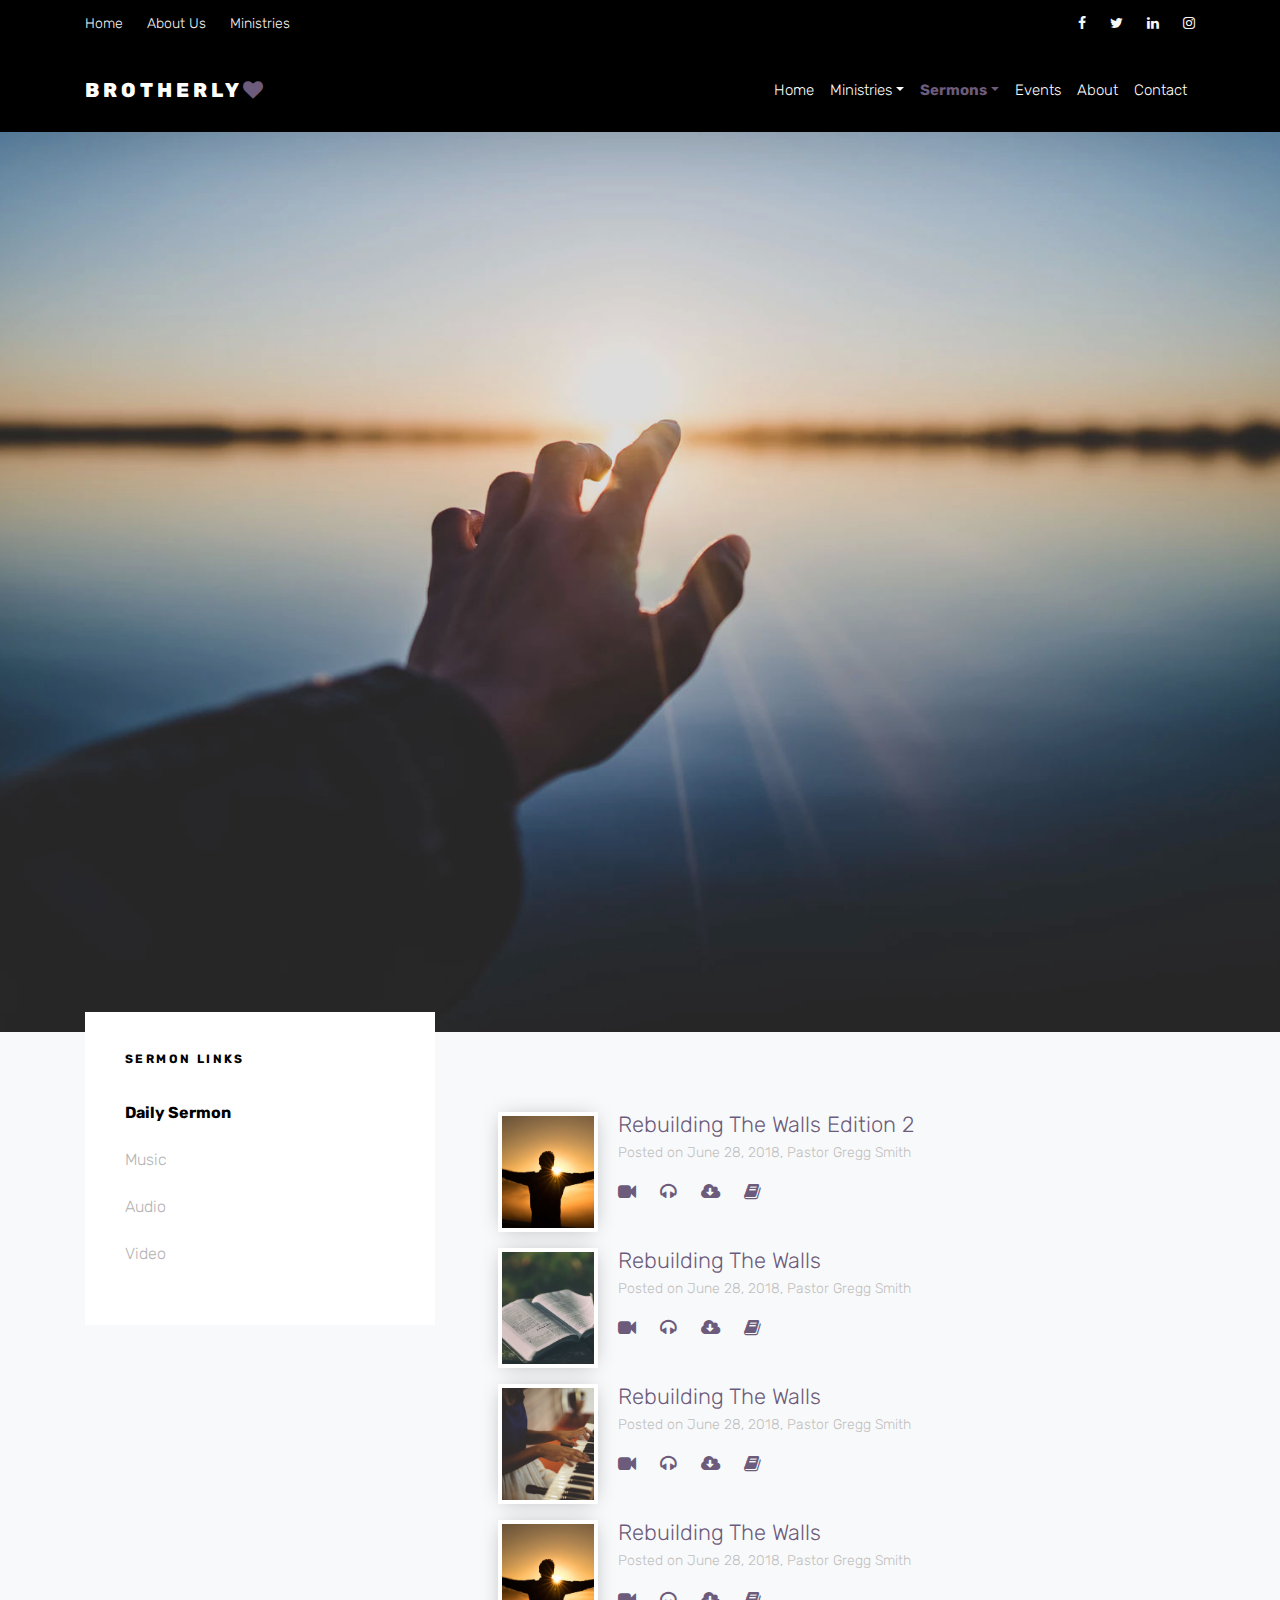
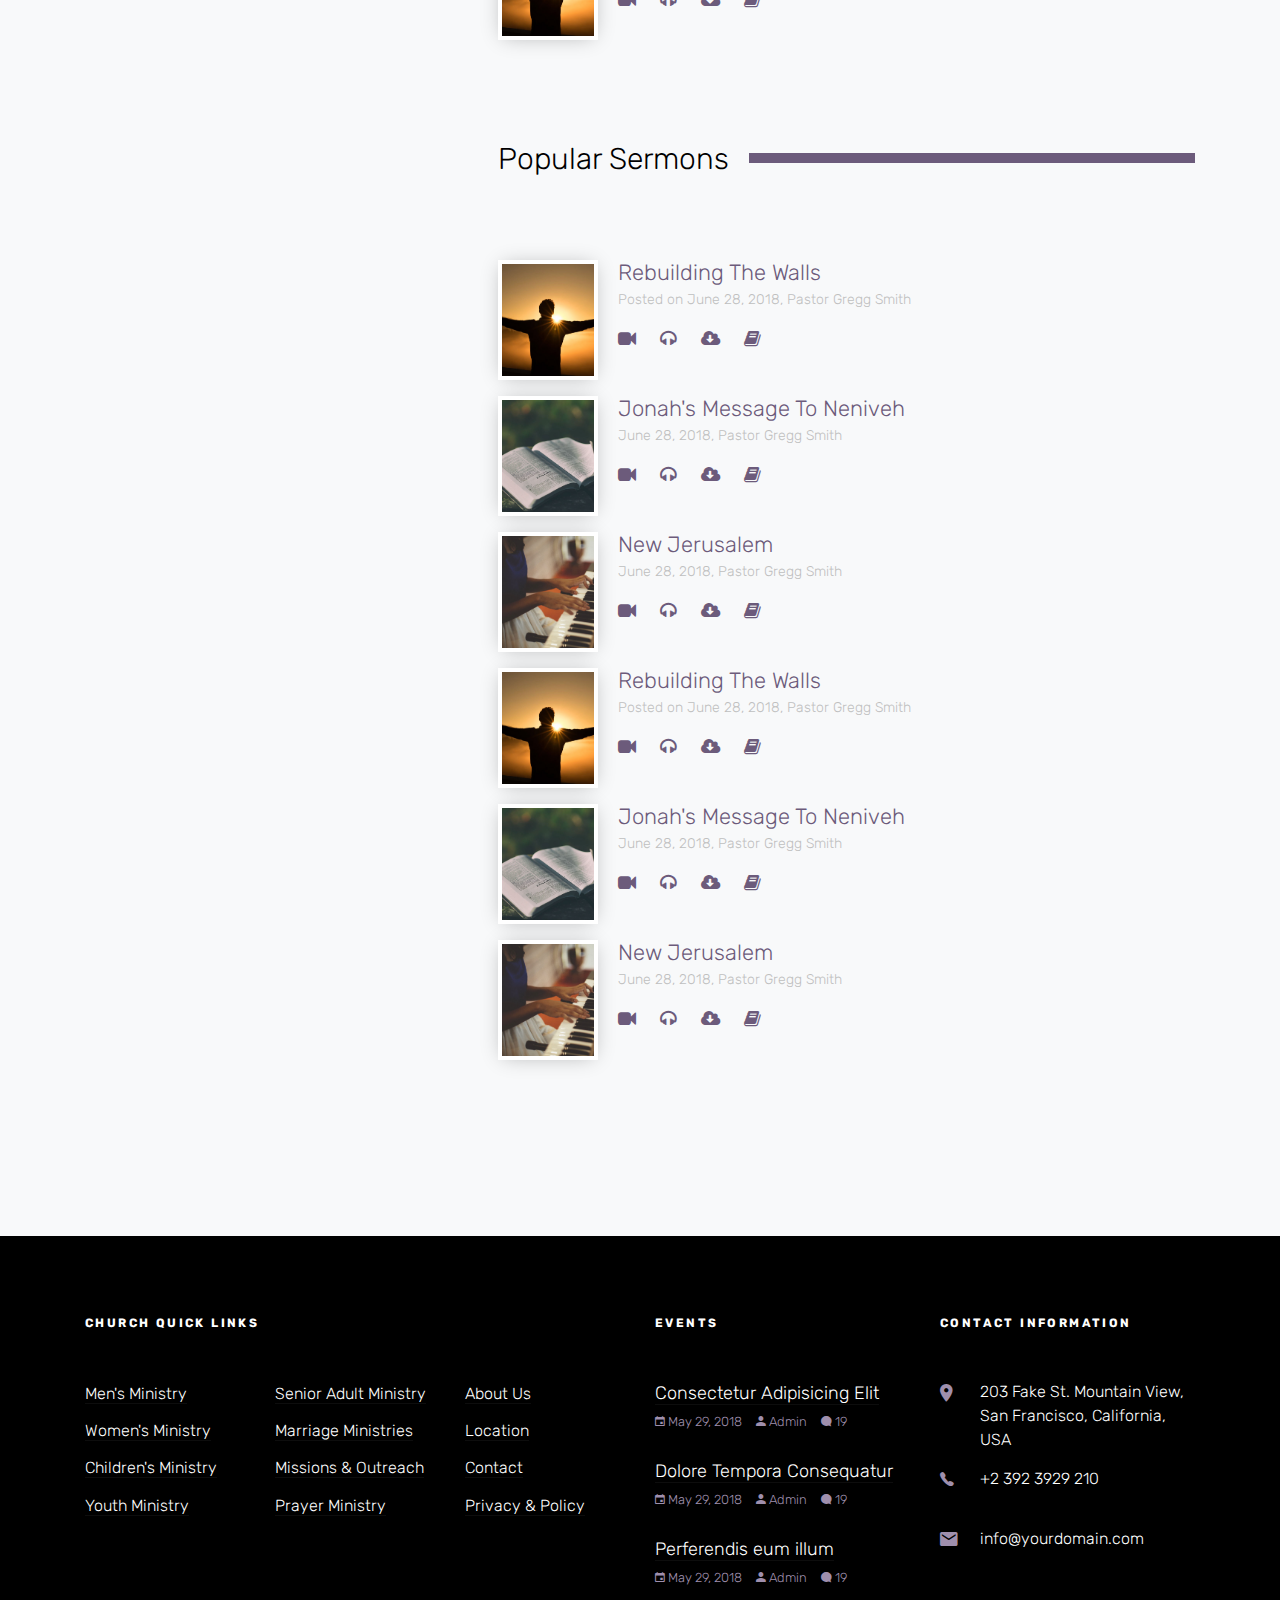
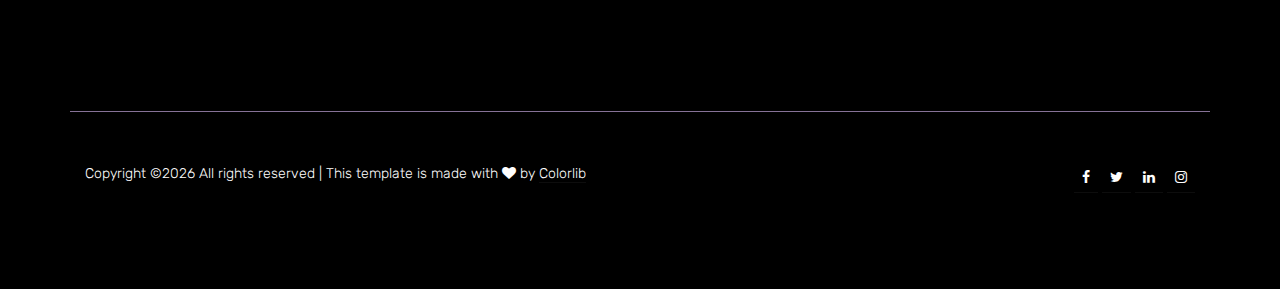
<file: sermon.html>
<!doctype html>
<html lang="en">
  <head>
    <title>BrotherlyLove Bootstrap 4 Template by Colorlib</title>
    <meta charset="utf-8">
    <meta name="viewport" content="width=device-width, initial-scale=1, shrink-to-fit=no">

    <link href="https://fonts.googleapis.com/css?family=Rubik:300,400,500" rel="stylesheet">

    <link rel="stylesheet" href="css/bootstrap.css">
    <link rel="stylesheet" href="css/animate.css">
    <link rel="stylesheet" href="css/owl.carousel.min.css">

    <link rel="stylesheet" href="fonts/ionicons/css/ionicons.min.css">
    <link rel="stylesheet" href="fonts/fontawesome/css/font-awesome.min.css">
    <link rel="stylesheet" href="fonts/flaticon/font/flaticon.css">
    <link rel="stylesheet" href="css/magnific-popup.css">

    <!-- Theme Style -->
    <link rel="stylesheet" href="css/style.css">
  </head>
  <body>

    <div class="wrap">
    
    <div class="block-45">
      <div class="container">
        <div class="row">
          <div class="col-md-6">
            <ul class="block-45-list">
              <li><a href="#">Home</a></li>
              <li><a href="#">About Us</a></li>
              <li><a href="#">Ministries</a></li>
            </ul>
          </div>
          <div class="col-md-6 text-md-right">
            <ul class="block-45-icons">
              <li><a href="3"><span class="fa fa-facebook"></span></a></li>
              <li><a href="3"><span class="fa fa-twitter"></span></a></li>
              <li><a href="3"><span class="fa fa-linkedin"></span></a></li>
              <li><a href="3"><span class="fa fa-instagram"></span></a></li>
            </ul>
          </div>
        </div>
      </div>
    </div>
    <header role="banner">
     
      <nav class="navbar navbar-expand-lg navbar-light bg-light">
        <div class="container">
          <a class="navbar-brand absolute" href="index.html">Brotherly<span class="fa fa-heart text-primary"></span>  </a>
          <button class="navbar-toggler" type="button" data-toggle="collapse" data-target="#navbarsExample05" aria-controls="navbarsExample05" aria-expanded="false" aria-label="Toggle navigation">
            <span class="navbar-toggler-icon"></span>
          </button>

          <div class="collapse navbar-collapse navbar-light" id="navbarsExample05">
            <ul class="navbar-nav ml-auto">
              <li class="nav-item">
                <a class="nav-link" href="index.html">Home</a>
              </li>
              <li class="nav-item dropdown">
                <a class="nav-link dropdown-toggle" href="ministry.html" id="dropdown04" data-toggle="dropdown" aria-haspopup="true" aria-expanded="false">Ministries</a>
                <div class="dropdown-menu" aria-labelledby="dropdown04">
                  <a class="dropdown-item" href="ministry.html">Outreach Ministry</a>
                  <a class="dropdown-item" href="ministry.html">Men's Ministry</a>
                  <a class="dropdown-item" href="ministry.html">Women's Ministry</a>
                  <a class="dropdown-item" href="ministry.html">Children's Ministry</a>
                  <a class="dropdown-item" href="ministry.html">Youth Ministry</a>
                </div>

              </li>

              <li class="nav-item dropdown active">
                <a class="nav-link dropdown-toggle" href="sermon.html" id="dropdown05" data-toggle="dropdown" aria-haspopup="true" aria-expanded="false">Sermons</a>
                <div class="dropdown-menu" aria-labelledby="dropdown05">
                  <a class="dropdown-item" href="sermon.html">Daily Sermon</a>
                  <a class="dropdown-item" href="sermon.html">Music</a>
                  <a class="dropdown-item" href="sermon.html">Audio</a>
                  <a class="dropdown-item" href="sermon.html">Video</a>
                </div>

              </li>
              <li class="nav-item">
                <a class="nav-link" href="events.html">Events</a>
              </li>
              <li class="nav-item">
                <a class="nav-link" href="about.html">About</a>
              </li>
              <li class="nav-item">
                <a class="nav-link" href="contact.html">Contact</a>
              </li>
            </ul>
            
            
          </div>
        </div>
      </nav>
    </header>
    <!-- END header -->

    <section class="site-hero overlay" data-stellar-background-ratio="0.5" style="background-image: url(images/big_image_2.jpg);">
      <div class="container">
        <div class="row align-items-center justify-content-center site-hero-inner">
          <div class="col-md-8 text-center">
  
            <div class="mb-5 element-animate">
              <div class="block-17">
                <h1 class="heading mb-4">Sermons</h1>
                <div class="lead">Lorem ipsum dolor sit amet, consectetur adipisicing elit. Unde doloremque necessitatibus quidem itaque illum nulla dolores, tempora corporis eius, fuga natus esse rem animi. Doloribus animi, reiciendis voluptatum eum ullam.</div>
              </div>
            </div>
            
          </div>
        </div>
      </div>
    </section>
    <!-- END section -->

    

    

    <section class="site-section bg-light">
      <div class="container">
        <div class="row">
          <div class="col-md-4">
            <div class="block-36">
              <h3 class="block-36-heading">Sermon Links</h3>
              <ul>
                <li class="active"><a>Daily Sermon</a></li>
                <li><a href="sermon.html">Music</a></li>
                <li><a href="sermon.html">Audio</a></li>
                <li><a href="sermon.html">Video</a></li> 
              </ul>
            </div>
          </div>
          <div class="col-md-8 pl-md-5">


            <div class="block-44 d-flex mb-3">
              <div class="block-44-image"><img src="images/image_tall_1.jpg" alt="Image placeholder"></div>
              <div class="block-44-text">
                <h3 class="block-44-heading"><a href="sermon-single.html">Rebuilding The Walls Edition 2</a></h3>
                <div class="block-44-meta">Posted on June 28, 2018, Pastor Gregg Smith</div>
                <div class="block-44-icons">
                  <a href="#" class=""><span class="fa fa-video-camera"></span></a>
                  <a href="#" class=""><span class="fa fa-headphones"></span></a>
                  <a href="#" class=""><span class="fa fa-cloud-download"></span></a>
                  <a href="#" class=""><span class="fa fa-book"></span></a>
                </div>
              </div>
            </div>

            <div class="block-44 d-flex mb-3">
              <div class="block-44-image"><img src="images/image_tall_2.jpg" alt="Image placeholder"></div>
              <div class="block-44-text">
                <h3 class="block-44-heading"><a href="sermon-single.html">Rebuilding The Walls</a></h3>
                <div class="block-44-meta">Posted on June 28, 2018, Pastor Gregg Smith</div>
                <div class="block-44-icons">
                  <a href="#" class=""><span class="fa fa-video-camera"></span></a>
                  <a href="#" class=""><span class="fa fa-headphones"></span></a>
                  <a href="#" class=""><span class="fa fa-cloud-download"></span></a>
                  <a href="#" class=""><span class="fa fa-book"></span></a>
                </div>
              </div>
            </div>

            <div class="block-44 d-flex mb-3">
              <div class="block-44-image"><img src="images/image_tall_3.jpg" alt="Image placeholder"></div>
              <div class="block-44-text">
                <h3 class="block-44-heading"><a href="sermon-single.html">Rebuilding The Walls</a></h3>
                <div class="block-44-meta">Posted on June 28, 2018, Pastor Gregg Smith</div>
                <div class="block-44-icons">
                  <a href="#" class=""><span class="fa fa-video-camera"></span></a>
                  <a href="#" class=""><span class="fa fa-headphones"></span></a>
                  <a href="#" class=""><span class="fa fa-cloud-download"></span></a>
                  <a href="#" class=""><span class="fa fa-book"></span></a>
                </div>
              </div>
            </div>

            <div class="block-44 d-flex mb-3">
              <div class="block-44-image"><img src="images/image_tall_1.jpg" alt="Image placeholder"></div>
              <div class="block-44-text">
                <h3 class="block-44-heading"><a href="sermon-single.html">Rebuilding The Walls</a></h3>
                <div class="block-44-meta">Posted on June 28, 2018, Pastor Gregg Smith</div>
                <div class="block-44-icons">
                  <a href="#" class=""><span class="fa fa-video-camera"></span></a>
                  <a href="#" class=""><span class="fa fa-headphones"></span></a>
                  <a href="#" class=""><span class="fa fa-cloud-download"></span></a>
                  <a href="#" class=""><span class="fa fa-book"></span></a>
                </div>
              </div>
            </div>

            <div class="site-section">
              <div class="section-heading">
                <h2 class="heading">Popular Sermons</h2>
              </div>

              <div class="block-44 d-flex mb-3">
                <div class="block-44-image"><img src="images/image_tall_1.jpg" alt="Image placeholder"></div>
                <div class="block-44-text">
                  <h3 class="block-44-heading"><a href="sermon-single.html">Rebuilding The Walls</a></h3>
                  <div class="block-44-meta">Posted on June 28, 2018, Pastor Gregg Smith</div>
                  <div class="block-44-icons">
                    <a href="#" class=""><span class="fa fa-video-camera"></span></a>
                    <a href="#" class=""><span class="fa fa-headphones"></span></a>
                    <a href="#" class=""><span class="fa fa-cloud-download"></span></a>
                    <a href="#" class=""><span class="fa fa-book"></span></a>
                  </div>
                </div>
              </div>

              <div class="block-44 d-flex mb-3">
                <div class="block-44-image"><img src="images/image_tall_2.jpg" alt="Image placeholder"></div>
                <div class="block-44-text">
                  <h3 class="block-44-heading"><a href="sermon-single.html">Jonah's Message To Neniveh</a></h3>
                  <div class="block-44-meta">June 28, 2018, Pastor Gregg Smith</div>
                  <div class="block-44-icons">
                    <a href="#" class=""><span class="fa fa-video-camera"></span></a>
                    <a href="#" class=""><span class="fa fa-headphones"></span></a>
                    <a href="#" class=""><span class="fa fa-cloud-download"></span></a>
                    <a href="#" class=""><span class="fa fa-book"></span></a>
                  </div>
                </div>
              </div>

              <div class="block-44 d-flex mb-3">
                <div class="block-44-image"><img src="images/image_tall_3.jpg" alt="Image placeholder"></div>
                <div class="block-44-text">
                  <h3 class="block-44-heading"><a href="sermon-single.html">New Jerusalem</a></h3>
                  <div class="block-44-meta">June 28, 2018, Pastor Gregg Smith</div>
                  <div class="block-44-icons">
                    <a href="#" class=""><span class="fa fa-video-camera"></span></a>
                    <a href="#" class=""><span class="fa fa-headphones"></span></a>
                    <a href="#" class=""><span class="fa fa-cloud-download"></span></a>
                    <a href="#" class=""><span class="fa fa-book"></span></a>
                  </div>
                </div>
              </div>

              <div class="block-44 d-flex mb-3">
                <div class="block-44-image"><img src="images/image_tall_1.jpg" alt="Image placeholder"></div>
                <div class="block-44-text">
                  <h3 class="block-44-heading"><a href="sermon-single.html">Rebuilding The Walls</a></h3>
                  <div class="block-44-meta">Posted on June 28, 2018, Pastor Gregg Smith</div>
                  <div class="block-44-icons">
                    <a href="#" class=""><span class="fa fa-video-camera"></span></a>
                    <a href="#" class=""><span class="fa fa-headphones"></span></a>
                    <a href="#" class=""><span class="fa fa-cloud-download"></span></a>
                    <a href="#" class=""><span class="fa fa-book"></span></a>
                  </div>
                </div>
              </div>

              <div class="block-44 d-flex mb-3">
                <div class="block-44-image"><img src="images/image_tall_2.jpg" alt="Image placeholder"></div>
                <div class="block-44-text">
                  <h3 class="block-44-heading"><a href="sermon-single.html">Jonah's Message To Neniveh</a></h3>
                  <div class="block-44-meta">June 28, 2018, Pastor Gregg Smith</div>
                  <div class="block-44-icons">
                    <a href="#" class=""><span class="fa fa-video-camera"></span></a>
                    <a href="#" class=""><span class="fa fa-headphones"></span></a>
                    <a href="#" class=""><span class="fa fa-cloud-download"></span></a>
                    <a href="#" class=""><span class="fa fa-book"></span></a>
                  </div>
                </div>
              </div>

              <div class="block-44 d-flex mb-3">
                <div class="block-44-image"><img src="images/image_tall_3.jpg" alt="Image placeholder"></div>
                <div class="block-44-text">
                  <h3 class="block-44-heading"><a href="sermon-single.html">New Jerusalem</a></h3>
                  <div class="block-44-meta">June 28, 2018, Pastor Gregg Smith</div>
                  <div class="block-44-icons">
                    <a href="#" class=""><span class="fa fa-video-camera"></span></a>
                    <a href="#" class=""><span class="fa fa-headphones"></span></a>
                    <a href="#" class=""><span class="fa fa-cloud-download"></span></a>
                    <a href="#" class=""><span class="fa fa-book"></span></a>
                  </div>
                </div>
              </div>
            </div>


          </div>
        </div>
      </div>
    </section>

    
  
    <footer class="site-footer">
      <div class="container">
        <div class="row mb-5">
        <!--   <div class="col-md-6 col-lg-3 mb-5 mb-lg-0">
            <p>Perferendis eum illum voluptatibus dolore tempora consequatur minus asperiores temporibus.</p>
          </div> -->
          <div class="col-md-6 col-lg-6 mb-5 mb-lg-0">
            <h3 class="heading">Church Quick Links</h3>
            <div class="row">
              <div class="col-md-4">
                <ul class="list-unstyled">
                  <li><a href="#">Men's Ministry</a></li>
                  <li><a href="#">Women's Ministry</a></li>
                  <li><a href="#">Children's Ministry</a></li>
                  <li><a href="#">Youth Ministry</a></li>
                </ul>
              </div>
              <div class="col-md-4">
                <ul class="list-unstyled">
                  <li><a href="#">Senior Adult Ministry</a></li>
                  <li><a href="#">Marriage Ministries</a></li>
                  <li><a href="#">Missions & Outreach</a></li>
                  <li><a href="#">Prayer Ministry</a></li>
                </ul>
              </div>
              <div class="col-md-4">
                <ul class="list-unstyled">
                  <li><a href="#">About Us</a></li>
                  <li><a href="#">Location</a></li>
                  <li><a href="#">Contact</a></li>
                  <li><a href="#">Privacy &amp; Policy</a></li>
                </ul>
              </div>
            </div>
          </div>
          <div class="col-md-6 col-lg-3 mb-5 mb-lg-0">
            <h3 class="heading">Events</h3>
            <div class="block-21 d-flex mb-4">
              <div class="text">
                <h3 class="heading mb-0"><a href="#">Consectetur Adipisicing Elit</a></h3>
                <div class="meta">
                  <div><a href="#"><span class="ion-android-calendar"></span> May 29, 2018</a></div>
                  <div><a href="#"><span class="ion-android-person"></span> Admin</a></div>
                  <div><a href="#"><span class="ion-chatbubble"></span> 19</a></div>
                </div>
              </div>
            </div>  
            <div class="block-21 d-flex mb-4">
              <div class="text">
                <h3 class="heading mb-0"><a href="#">Dolore Tempora Consequatur</a></h3>
                <div class="meta">
                  <div><a href="#"><span class="ion-android-calendar"></span> May 29, 2018</a></div>
                  <div><a href="#"><span class="ion-android-person"></span> Admin</a></div>
                  <div><a href="#"><span class="ion-chatbubble"></span> 19</a></div>
                </div>
              </div>
            </div>  
            <div class="block-21 d-flex mb-4">
              <div class="text">
                <h3 class="heading mb-0"><a href="#">Perferendis eum illum</a></h3>
                <div class="meta">
                  <div><a href="#"><span class="ion-android-calendar"></span> May 29, 2018</a></div>
                  <div><a href="#"><span class="ion-android-person"></span> Admin</a></div>
                  <div><a href="#"><span class="ion-chatbubble"></span> 19</a></div>
                </div>
              </div>
            </div>  
          </div>
          <div class="col-md-6 col-lg-3 mb-5 mb-lg-0">
            <h3 class="heading">Contact Information</h3>
            <div class="block-23">
              <ul>
                <li><span class="icon ion-android-pin"></span><span class="text">203 Fake St. Mountain View, San Francisco, California, USA</span></li>
                <li><a href="#"><span class="icon ion-ios-telephone"></span><span class="text">+2 392 3929 210</span></a></li>
                <li><a href="#"><span class="icon ion-android-mail"></span><span class="text">info@yourdomain.com</span></a></li>
              </ul>
            </div>
          </div>
        </div>
        <div class="row pt-5">
          <div class="col-md-12 text-center copyright">
            
            <p class="float-md-left"><!-- Link back to Colorlib can't be removed. Template is licensed under CC BY 3.0. -->
Copyright &copy;<script>document.write(new Date().getFullYear());</script> All rights reserved | This template is made with <i class="fa fa-heart" aria-hidden="true"></i> by <a href="https://colorlib.com" target="_blank" class="text-primary">Colorlib</a>
<!-- Link back to Colorlib can't be removed. Template is licensed under CC BY 3.0. --></p>
            <p class="float-md-right">
              <a href="#" class="fa fa-facebook p-2"></a>
              <a href="#" class="fa fa-twitter p-2"></a>
              <a href="#" class="fa fa-linkedin p-2"></a>
              <a href="#" class="fa fa-instagram p-2"></a>

            </p>
          </div>
        </div>
      </div>
    </footer>
    <!-- END footer -->

    </div>
    
    <!-- loader -->
    <div id="loader" class="show fullscreen"><svg class="circular" width="48px" height="48px"><circle class="path-bg" cx="24" cy="24" r="22" fill="none" stroke-width="4" stroke="#eeeeee"/><circle class="path" cx="24" cy="24" r="22" fill="none" stroke-width="4" stroke-miterlimit="10" stroke="#f4b214"/></svg></div>

    <script src="js/jquery-3.2.1.min.js"></script>
    <script src="js/jquery-migrate-3.0.0.js"></script>
    <script src="js/popper.min.js"></script>
    <script src="js/bootstrap.min.js"></script>
    <script src="js/owl.carousel.min.js"></script>
    <script src="js/jquery.waypoints.min.js"></script>
    <script src="js/jquery.stellar.min.js"></script>
    <script src="js/jquery.animateNumber.min.js"></script>
    
    <script src="js/jquery.magnific-popup.min.js"></script>

    <script src="js/main.js"></script>
  </body>
</html>
</file>
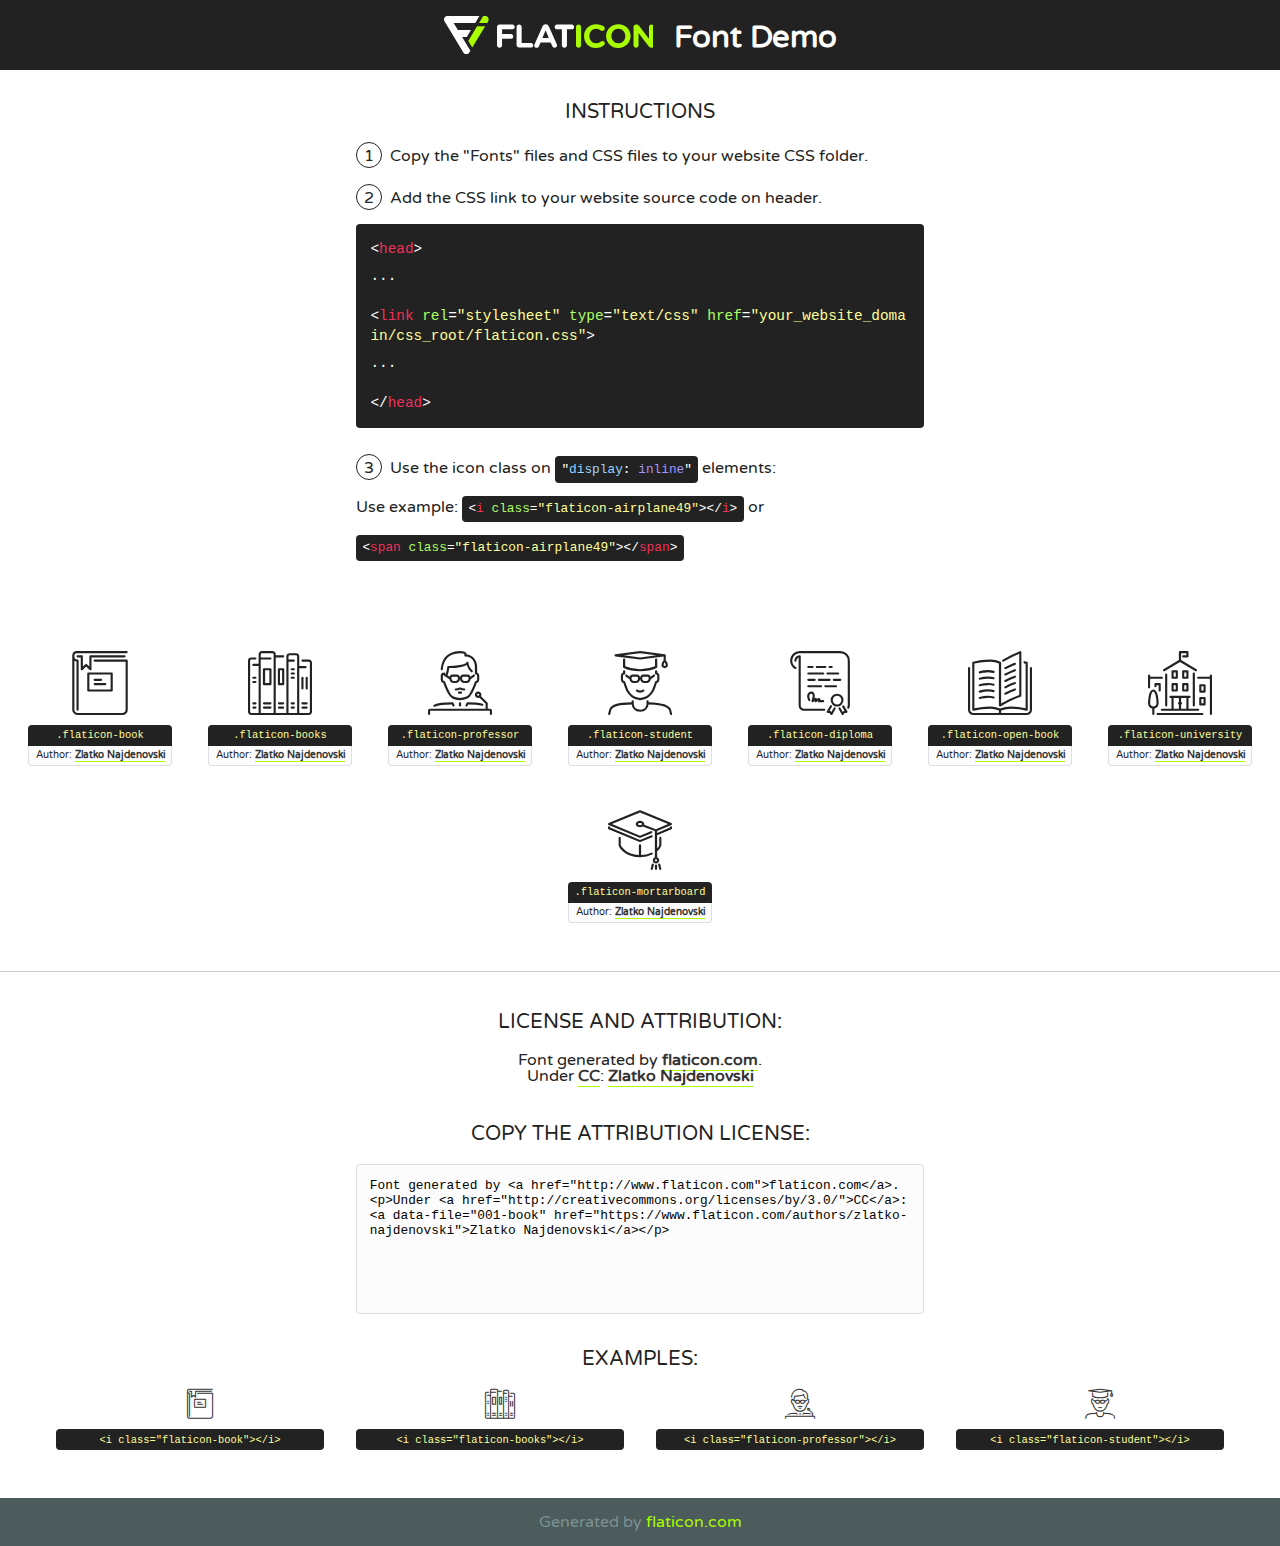
<file: fonts/flaticon/font/flaticon.html>
<!DOCTYPE html>
<!--
  Flaticon icon font: Flaticon
  Creation date: 28/05/2018 11:11
-->
<html>
<!DOCTYPE html>
<html>

<head>
    <title>Flaticon WebFont</title>
    <link href="http://fonts.googleapis.com/css?family=Varela+Round" rel="stylesheet" type="text/css" />
    <link rel="stylesheet" type="text/css" href="flaticon.css">
    <meta charset="UTF-8">
    <style>
    html, body, div, span, applet, object, iframe,
    h1, h2, h3, h4, h5, h6, p, blockquote, pre,
    a, abbr, acronym, address, big, cite, code,
    del, dfn, em, img, ins, kbd, q, s, samp,
    small, strike, strong, sub, sup, tt, var,
    b, u, i, center,
    dl, dt, dd, ol, ul, li,
    fieldset, form, label, legend,
    table, caption, tbody, tfoot, thead, tr, th, td,
    article, aside, canvas, details, embed, 
    figure, figcaption, footer, header, hgroup, 
    menu, nav, output, ruby, section, summary,
    time, mark, audio, video {
        margin: 0;
        padding: 0;
        border: 0;
        font-size: 100%;
        font: inherit;
        vertical-align: baseline;
    }
    /* HTML5 display-role reset for older browsers */
    article, aside, details, figcaption, figure, 
    footer, header, hgroup, menu, nav, section {
        display: block;
    }
    body {
        line-height: 1;
    }
    ol, ul {
        list-style: none;
    }
    blockquote, q {
        quotes: none;
    }
    blockquote:before, blockquote:after,
    q:before, q:after {
        content: '';
        content: none;
    }
    table {
        border-collapse: collapse;
        border-spacing: 0;
    }
    body {
        font-family: 'Varela Round', Helvetica, Arial, sans-serif;
        font-size: 16px;
        color: #222;
    }
    a {
        color: #333;
        border-bottom: 1px solid #a9fd00;
        font-weight: bold;
        text-decoration: none;
    }
    * {
        -moz-box-sizing: border-box;
        -webkit-box-sizing: border-box;
        box-sizing: border-box;
        margin: 0;
        padding: 0;
    }
    [class^="flaticon-"]:before, [class*=" flaticon-"]:before, [class^="flaticon-"]:after, [class*=" flaticon-"]:after {
        font-family: Flaticon;
        font-size: 30px;
        font-style: normal;
        margin-left: 20px;
        color: #333;
    }
    .wrapper {
        max-width: 600px;
        margin: auto;
        padding: 0 1em;
    }
    .title {
        font-size: 1.25em;
        text-align: center;
        margin-bottom: 1em;
        text-transform: uppercase;
    }
    header {
        text-align: center;
        background-color: #222;
        color: #fff;
        padding: 1em;
    }
    header .logo {
        width: 210px;
        height: 38px;
        display: inline-block;
        vertical-align: middle;
        margin-right: 1em;
        border: none;
    }
    header strong {
        font-size: 1.95em;
        font-weight: bold;
        vertical-align: middle;
        margin-top: 5px;
        display: inline-block;
    }
    .demo {
        margin: 2em auto;
        line-height: 1.25em;
    }
    .demo ul li {
        margin-bottom: 1em;
    }
    .demo ul li .num {
        color: #222;
        border-radius: 20px;
        display: inline-block;
        width: 26px;
        padding: 3px;
        height: 26px;
        text-align: center;
        margin-right: 0.5em;
        border: 1px solid #222;
    }
    .demo ul li code {
        background-color: #222;
        border-radius: 4px;
        padding: 0.25em 0.5em;
        display: inline-block;
        color: #fff;
        font-family: Consolas,Monaco,Lucida Console,Liberation Mono,DejaVu Sans Mono,Bitstream Vera Sans Mono,Courier New, monospace;
        font-weight: lighter;
        margin-top: 1em;
        font-size: 0.8em;
        word-break: break-all;
    }
    .demo ul li code.big {
        padding: 1em;
        font-size: 0.9em;
    }
    .demo ul li code .red {
        color: #EF3159;
    }
    .demo ul li code .green {
        color: #ACFF65;
    }
    .demo ul li code .yellow {
        color: #FFFF99;
    }
    .demo ul li code .blue {
        color: #99D3FF;
    }
    .demo ul li code .purple {
        color: #A295FF;
    }
    .demo ul li code .dots {
        margin-top: 0.5em;
        display: block;
    }
    #glyphs {
        border-bottom: 1px solid #ccc;
        padding: 2em 0;
        text-align: center;
    }
    .glyph {
        display: inline-block;
        width: 9em;
        margin: 1em;
        text-align: center;
        vertical-align: top;
        background: #FFF;
    }
    .glyph .glyph-icon {
        padding: 10px;
        display: block;
        font-family:"Flaticon";
        font-size: 64px;
        line-height: 1;
    }
    .glyph .glyph-icon:before {
        font-size: 64px;
        color: #222;
        margin-left: 0;
    }
    .class-name {
        font-size: 0.65em;
        background-color: #222;
        color: #fff;
        border-radius: 4px 4px 0 0;
        padding: 0.5em;
        color: #FFFF99;
        font-family: Consolas,Monaco,Lucida Console,Liberation Mono,DejaVu Sans Mono,Bitstream Vera Sans Mono,Courier New, monospace;
    }
    .author-name {
        font-size: 0.6em;
        background-color: #fcfcfd;
        border: 1px solid #DEDEE4;
        border-top: 0;
        border-radius: 0 0 4px 4px;
        padding: 0.5em;
    }
    .class-name:last-child {
        font-size: 10px;
        color:#888;
    }
    .class-name:last-child a {
        font-size: 10px;
        color:#555;
    }
    .class-name:last-child a:hover {
        color:#a9fd00;
    }
    .glyph > input {
        display: block;
        width: 100px;
        margin: 5px auto;
        text-align: center;
        font-size: 12px;
        cursor: text;
    }
    .glyph > input.icon-input {
        font-family:"Flaticon";
        font-size: 16px;
        margin-bottom: 10px;
    }
    .attribution .title {
        margin-top: 2em;
    }
    .attribution textarea {
        background-color: #fcfcfd;
        padding: 1em;
        border: none;
        box-shadow: none;
        border: 1px solid #DEDEE4;
        border-radius: 4px;
        resize: none;
        width: 100%;
        height: 150px;
        font-size: 0.8em;
        font-family: Consolas,Monaco,Lucida Console,Liberation Mono,DejaVu Sans Mono,Bitstream Vera Sans Mono,Courier New, monospace;
        -webkit-appearance: none;
    }
    .iconsuse {
        margin: 2em auto;
        text-align: center;
        max-width: 1200px;
    }
    .iconsuse:after {
        content: '';
        display: table;
        clear: both;
    }
    .iconsuse .image {
        float: left;
        width: 25%;
        padding: 0 1em;
    }
    .iconsuse .image p {
        margin-bottom: 1em;
    }
    .iconsuse .image span {
        display: block;
        font-size: 0.65em;
        background-color: #222;
        color: #fff;
        border-radius: 4px;
        padding: 0.5em;
        color: #FFFF99;
        margin-top: 1em;
        font-family: Consolas,Monaco,Lucida Console,Liberation Mono,DejaVu Sans Mono,Bitstream Vera Sans Mono,Courier New, monospace;
    }
    #footer {
        text-align: center;
        background-color: #4C5B5C;
        color: #7c9192;
        padding: 1em;
    }
    #footer a {
        border: none;
        color: #a9fd00;
        font-weight: normal;
    }
    @media (max-width: 960px) {
        .iconsuse .image {
            width: 50%;
        }
    }
    @media (max-width: 560px) {
        .iconsuse .image {
            width: 100%;
        }
    }
    </style>
</head>

<body class="characters-off">

    <header>
        <a href="http://www.flaticon.com" target="_blank" class="logo">
            <svg version="1.1" xmlns="http://www.w3.org/2000/svg" xmlns:xlink="http://www.w3.org/1999/xlink" xmlns:a="http://ns.adobe.com/AdobeSVGViewerExtensions/3.0/" viewBox="0 0 560.875 102.036" enable-background="new 0 0 560.875 102.036" xml:space="preserve">
                <defs>
                </defs>
                <g>
                    <g class="letters">
                        <path fill="#ffffff" d="M141.596,29.675c0-3.777,2.985-6.767,6.764-6.767h34.438c3.426,0,6.15,2.728,6.15,6.15
                        c0,3.43-2.724,6.149-6.15,6.149h-27.674v13.091h23.719c3.429,0,6.151,2.724,6.151,6.15c0,3.43-2.723,6.149-6.151,6.149h-23.719
                        v17.574c0,3.773-2.986,6.761-6.764,6.761c-3.779,0-6.764-2.989-6.764-6.761V29.675z"></path>
                        <path fill="#ffffff" d="M193.844,29.149c0-3.781,2.985-6.767,6.764-6.767c3.776,0,6.763,2.985,6.763,6.767v42.957h25.039
                        c3.426,0,6.149,2.726,6.149,6.153c0,3.425-2.723,6.15-6.149,6.15h-31.802c-3.779,0-6.764-2.986-6.764-6.768V29.149z"></path>
                        <path fill="#ffffff" d="M241.891,75.71l21.438-48.407c1.492-3.341,4.215-5.357,7.906-5.357h0.792
                        c3.686,0,6.323,2.017,7.815,5.357l21.439,48.407c0.436,0.967,0.701,1.845,0.701,2.723c0,3.602-2.809,6.501-6.414,6.501
                        c-3.161,0-5.269-1.845-6.499-4.655l-4.132-9.661h-27.059l-4.301,10.102c-1.144,2.631-3.426,4.214-6.237,4.214
                        c-3.517,0-6.24-2.81-6.24-6.325C241.1,77.64,241.451,76.677,241.891,75.71z M279.932,58.666l-8.521-20.297l-8.526,20.297H279.932
                        z"></path>
                        <path fill="#ffffff" d="M314.864,35.387H301.86c-3.429,0-6.239-2.813-6.239-6.238c0-3.429,2.811-6.24,6.239-6.24h39.533
                        c3.426,0,6.237,2.811,6.237,6.24c0,3.425-2.811,6.238-6.237,6.238h-13.001v42.785c0,3.773-2.99,6.761-6.764,6.761
                        c-3.779,0-6.764-2.989-6.764-6.761V35.387z"></path>
                        <path fill="#A9FD00" d="M352.615,29.149c0-3.781,2.985-6.767,6.767-6.767c3.774,0,6.761,2.985,6.761,6.767v49.024
                        c0,3.773-2.987,6.761-6.761,6.761c-3.781,0-6.767-2.989-6.767-6.761V29.149z"></path>
                        <path fill="#A9FD00" d="M374.132,53.836v-0.179c0-17.481,13.178-31.801,32.065-31.801c9.22,0,15.459,2.458,20.557,6.238
                        c1.402,1.054,2.637,2.985,2.637,5.357c0,3.692-2.985,6.59-6.681,6.59c-1.845,0-3.071-0.702-4.044-1.319
                        c-3.776-2.813-7.729-4.393-12.562-4.393c-10.364,0-17.831,8.611-17.831,19.154v0.173c0,10.542,7.291,19.329,17.831,19.329
                        c5.715,0,9.492-1.756,13.359-4.834c1.049-0.874,2.458-1.491,4.039-1.491c3.429,0,6.325,2.813,6.325,6.236
                        c0,2.106-1.056,3.78-2.282,4.834c-5.539,4.834-12.036,7.733-21.878,7.733C387.572,85.464,374.132,71.493,374.132,53.836z"></path>
                        <path fill="#A9FD00" d="M433.009,53.836v-0.179c0-17.481,13.79-31.801,32.766-31.801c18.981,0,32.592,14.143,32.592,31.628v0.173
                        c0,17.483-13.785,31.807-32.769,31.807C446.625,85.464,433.009,71.32,433.009,53.836z M484.224,53.836v-0.179
                        c0-10.539-7.725-19.326-18.626-19.326c-10.893,0-18.449,8.611-18.449,19.154v0.173c0,10.542,7.73,19.329,18.626,19.329
                        C476.676,72.986,484.224,64.378,484.224,53.836z"></path>
                        <path fill="#A9FD00" d="M506.233,29.321c0-3.774,2.99-6.763,6.767-6.763h1.401c3.252,0,5.183,1.583,7.029,3.953l26.093,34.265
                        V29.059c0-3.692,2.99-6.677,6.681-6.677c3.683,0,6.671,2.985,6.671,6.677v48.934c0,3.78-2.987,6.765-6.764,6.765h-0.436
                        c-3.257,0-5.188-1.581-7.034-3.953l-27.056-35.492v32.944c0,3.687-2.985,6.676-6.678,6.676c-3.683,0-6.673-2.989-6.673-6.676
                        V29.321z"></path>
                    </g>
                    <g class="insignia">
                        <path fill="#ffffff" d="M48.372,56.137h12.517l11.156-18.537H37.186L25.688,18.539h57.825L94.668,0H9.271
                        C5.925,0,2.842,1.801,1.198,4.716c-1.644,2.907-1.593,6.482,0.134,9.343l50.38,83.501c1.678,2.781,4.689,4.476,7.938,4.476
                        c3.246,0,6.257-1.695,7.935-4.476l2.898-4.804L48.372,56.137z"></path>
                        <g class="i">
                            <path fill="#A9FD00" d="M93.575,18.539h0.031v0.004l21.652,0.004l2.705-4.488c1.727-2.861,1.778-6.436,0.133-9.343
                            C116.454,1.801,113.371,0,110.026,0h-5.294L93.575,18.539z"></path>
                            <polygon fill="#A9FD00" points="88.291,27.356 64.725,66.486 75.519,84.404 109.942,27.356"></polygon>
                        </g>
                    </g>
                </g>
            </svg>
        </a>
        <strong>Font Demo</strong>
    </header>


    <section class="demo wrapper">

        <p class="title">Instructions</p>

        <ul>
            <li>
                <span class="num">1</span>Copy the "Fonts" files and CSS files to your website CSS folder.
            </li>
            <li>
                <span class="num">2</span>Add the CSS link to your website source code on header.
                <code class="big">
                    &lt;<span class="red">head</span>&gt;
                    <br/><span class="dots">...</span>
                    <br/>&lt;<span class="red">link</span> <span class="green">rel</span>=<span class="yellow">"stylesheet"</span> <span class="green">type</span>=<span class="yellow">"text/css"</span> <span class="green">href</span>=<span class="yellow">"your_website_domain/css_root/flaticon.css"</span>&gt;
                    <br/><span class="dots">...</span>
                    <br/>&lt;/<span class="red">head</span>&gt;
                </code>
            </li>

            <li>
                <p>
                    <span class="num">3</span>Use the icon class on <code>"<span class="blue">display</span>:<span class="purple"> inline</span>"</code> elements:
                    <br />
                    Use example: <code>&lt;<span class="red">i</span> <span class="green">class</span>=<span class="yellow">&quot;flaticon-airplane49&quot;</span>&gt;&lt;/<span class="red">i</span>&gt;</code> or <code>&lt;<span class="red">span</span> <span class="green">class</span>=<span class="yellow">&quot;flaticon-airplane49&quot;</span>&gt;&lt;/<span class="red">span</span>&gt;</code>
            </li>
        </ul>

    </section>




   <section id="glyphs">          
    
      
        <div class="glyph"><div class="glyph-icon flaticon-book"></div>
            <div class="class-name">.flaticon-book</div>
            <div class="author-name">Author: <a data-file="001-book" href="https://www.flaticon.com/authors/zlatko-najdenovski">Zlatko Najdenovski</a> </div> 
        </div>        
        
        <div class="glyph"><div class="glyph-icon flaticon-books"></div>
            <div class="class-name">.flaticon-books</div>
            <div class="author-name">Author: <a data-file="002-books" href="https://www.flaticon.com/authors/zlatko-najdenovski">Zlatko Najdenovski</a> </div> 
        </div>        
        
        <div class="glyph"><div class="glyph-icon flaticon-professor"></div>
            <div class="class-name">.flaticon-professor</div>
            <div class="author-name">Author: <a data-file="003-professor" href="https://www.flaticon.com/authors/zlatko-najdenovski">Zlatko Najdenovski</a> </div> 
        </div>        
        
        <div class="glyph"><div class="glyph-icon flaticon-student"></div>
            <div class="class-name">.flaticon-student</div>
            <div class="author-name">Author: <a data-file="004-student" href="https://www.flaticon.com/authors/zlatko-najdenovski">Zlatko Najdenovski</a> </div> 
        </div>        
        
        <div class="glyph"><div class="glyph-icon flaticon-diploma"></div>
            <div class="class-name">.flaticon-diploma</div>
            <div class="author-name">Author: <a data-file="005-diploma" href="https://www.flaticon.com/authors/zlatko-najdenovski">Zlatko Najdenovski</a> </div> 
        </div>        
        
        <div class="glyph"><div class="glyph-icon flaticon-open-book"></div>
            <div class="class-name">.flaticon-open-book</div>
            <div class="author-name">Author: <a data-file="006-open-book" href="https://www.flaticon.com/authors/zlatko-najdenovski">Zlatko Najdenovski</a> </div> 
        </div>        
        
        <div class="glyph"><div class="glyph-icon flaticon-university"></div>
            <div class="class-name">.flaticon-university</div>
            <div class="author-name">Author: <a data-file="007-university" href="https://www.flaticon.com/authors/zlatko-najdenovski">Zlatko Najdenovski</a> </div> 
        </div>        
        
        <div class="glyph"><div class="glyph-icon flaticon-mortarboard"></div>
            <div class="class-name">.flaticon-mortarboard</div>
            <div class="author-name">Author: <a data-file="008-mortarboard" href="https://www.flaticon.com/authors/zlatko-najdenovski">Zlatko Najdenovski</a> </div> 
        </div>        
        

    </section>



    <section class="attribution wrapper"   style="text-align:center;">

      <div class="title">License and attribution:</div><div class="attrDiv">Font generated by <a href="http://www.flaticon.com">flaticon.com</a>. <div><p>Under <a href="http://creativecommons.org/licenses/by/3.0/">CC</a>: <a data-file="001-book" href="https://www.flaticon.com/authors/zlatko-najdenovski">Zlatko Najdenovski</a></p>  </div>
      </div>
      <div class="title">Copy the Attribution License:</div>

    <textarea onclick="this.focus();this.select();">Font generated by &lt;a href=&quot;http://www.flaticon.com&quot;&gt;flaticon.com&lt;/a&gt;. <p>Under <a href="http://creativecommons.org/licenses/by/3.0/">CC</a>: <a data-file="001-book" href="https://www.flaticon.com/authors/zlatko-najdenovski">Zlatko Najdenovski</a></p>  
     </textarea>

    </section>

    <section class="iconsuse">

          <div class="title">Examples:</div>            
             
            <div class="image">
                <p>
                    <i class="glyph-icon flaticon-book"></i> 
                    <span>&lt;i class=&quot;flaticon-book&quot;&gt;&lt;/i&gt;</span>
                </p>
            </div>
            
            <div class="image">
                <p>
                    <i class="glyph-icon flaticon-books"></i> 
                    <span>&lt;i class=&quot;flaticon-books&quot;&gt;&lt;/i&gt;</span>
                </p>
            </div>
            
            <div class="image">
                <p>
                    <i class="glyph-icon flaticon-professor"></i> 
                    <span>&lt;i class=&quot;flaticon-professor&quot;&gt;&lt;/i&gt;</span>
                </p>
            </div>
            
            <div class="image">
                <p>
                    <i class="glyph-icon flaticon-student"></i> 
                    <span>&lt;i class=&quot;flaticon-student&quot;&gt;&lt;/i&gt;</span>
                </p>
            </div>
                       
        </div>
                            
    </section>

<div id="footer">
    <div>Generated by <a href="http://www.flaticon.com">flaticon.com</a>
    </div>
</div>



</body>
</html>
</file>
<file: fonts/flaticon/font/flaticon.css>
/*
  	Flaticon icon font: Flaticon
  	Creation date: 28/05/2018 11:11
  	*/

@font-face {
  font-family: "Flaticon";
  src: url("./Flaticon.eot");
  src: url("./Flaticon.eot?#iefix") format("embedded-opentype"),
       url("./Flaticon.woff") format("woff"),
       url("./Flaticon.ttf") format("truetype"),
       url("./Flaticon.svg#Flaticon") format("svg");
  font-weight: normal;
  font-style: normal;
}

@media screen and (-webkit-min-device-pixel-ratio:0) {
  @font-face {
    font-family: "Flaticon";
    src: url("./Flaticon.svg#Flaticon") format("svg");
  }
}

[class^="flaticon-"]:before, [class*=" flaticon-"]:before,
[class^="flaticon-"]:after, [class*=" flaticon-"]:after {   
  font-family: Flaticon;
        font-style: normal;
  font-weight: normal;
  font-variant: normal;
  text-transform: none;
  line-height: 1;

  /* Better Font Rendering =========== */
  -webkit-font-smoothing: antialiased;
  -moz-osx-font-smoothing: grayscale;
}

.flaticon-book:before { content: "\f100"; }
.flaticon-books:before { content: "\f101"; }
.flaticon-professor:before { content: "\f102"; }
.flaticon-student:before { content: "\f103"; }
.flaticon-diploma:before { content: "\f104"; }
.flaticon-open-book:before { content: "\f105"; }
.flaticon-university:before { content: "\f106"; }
.flaticon-mortarboard:before { content: "\f107"; }
</file>
<file: css/style.css>
body {
  font-family: "Rubik", -apple-system, BlinkMacSystemFont, "Segoe UI", Roboto, "Helvetica Neue", Arial, sans-serif, "Apple Color Emoji", "Segoe UI Emoji", "Segoe UI Symbol";
  font-weight: 300;
  font-size: 16px;
  line-height: 2;
  color: gray;
  background: #e9ecef;
}

a {
  -webkit-transition: .3s all ease;
  -o-transition: .3s all ease;
  transition: .3s all ease;
  text-decoration: none;
}

a:hover {
  text-decoration: none;
}

h1, h2, h3, h4, h5 {
  color: #000;
  font-family: "Rubik", -apple-system, BlinkMacSystemFont, "Segoe UI", Roboto, "Helvetica Neue", Arial, sans-serif, "Apple Color Emoji", "Segoe UI Emoji", "Segoe UI Symbol";
  font-weight: 300;
}

.wrap {
  max-width: 1400px;
  margin: 0 auto;
  background: #fff;
  -webkit-box-shadow: 0 0px 80px -10px rgba(0, 0, 0, 0.2);
  box-shadow: 0 0px 80px -10px rgba(0, 0, 0, 0.2);
}

header {
  position: relative;
  top: 0;
  left: 0;
  width: 100%;
  z-index: 5;
  -webkit-box-shadow: 0 5px 80px -10px rgba(0, 0, 0, 0.2);
  box-shadow: 0 5px 80px -10px rgba(0, 0, 0, 0.2);
}

header .navbar-brand {
  text-transform: uppercase;
  letter-spacing: .2em;
  font-weight: 800;
  color: #fff !important;
}

header .navbar-collapse {
  position: relative;
}

header .navbar {
  padding-top: 0;
  padding-bottom: 0;
  background: #000000 !important;
}

@media (max-width: 991.98px) {
  header .navbar {
    padding-top: .5rem;
    padding-bottom: .5rem;
  }
}

header .navbar .navbar-nav.absolute-right {
  position: absolute;
  right: 0;
}

@media (max-width: 991.98px) {
  header .navbar .navbar-nav.absolute-right {
    position: relative;
    right: inherit;
  }
}

header .navbar .nav-item.active > a {
  color: #6c5b7b !important;
  font-weight: bold;
}

header .navbar .nav-link {
  padding: 1.7rem 1rem;
  font-size: 15px;
  outline: none !important;
  opacity: 1 !important;
  color: #fff !important;
}

@media (max-width: 991.98px) {
  header .navbar .nav-link {
    padding: .5rem .5rem;
  }
}

header .navbar .nav-link:hover {
  color: #fff;
}

header .navbar .nav-link.active {
  color: #fff;
}

header .navbar .dropdown.show > a {
  color: #fff;
}

header .navbar .dropdown-menu {
  font-size: 14px;
  border-radius: 0px;
  border: none;
  -webkit-box-shadow: 0 2px 30px 0px rgba(0, 0, 0, 0.2);
  box-shadow: 0 2px 30px 0px rgba(0, 0, 0, 0.2);
  min-width: 13em;
  margin-top: -10px;
}

header .navbar .dropdown-menu:before {
  bottom: 100%;
  left: 10%;
  border: solid transparent;
  content: " ";
  height: 0;
  width: 0;
  position: absolute;
  pointer-events: none;
  border-bottom-color: #fff;
  border-width: 10px;
}

@media (max-width: 1199.98px) {
  header .navbar .dropdown-menu:before {
    display: none;
  }
}

header .navbar .dropdown-menu .dropdown-item:hover {
  background: #6c5b7b;
  color: #fff;
}

header .navbar .dropdown-menu .dropdown-item.active {
  background: #6c5b7b;
  color: #fff;
}

header .navbar .dropdown-menu a {
  padding-top: 7px;
  padding-bottom: 7px;
}

header .navbar.navbar-light .nav-link {
  color: #fff;
}

header .navbar.navbar-light .nav-link.active {
  color: #fff;
}

.bcrumb a:hover {
  color: #fff;
  text-decoration: underline;
}

.site-hero {
  background-size: cover;
  background-position: center center;
  background-repeat: no-repeat;
  min-height: 750px;
  height: 100vh;
}

.site-hero .lead {
  color: #fff;
}

.site-hero h1, .site-hero p {
  color: #fff;
  line-height: 1.5;
}

.site-hero .block-17 h1 {
  font-size: 40px;
}

@media (min-width: 768px) {
  .site-hero .block-17 h1 {
    font-size: 70px;
  }
}

.site-hero h1 {
  font-size: 60px;
  font-weight: 300;
  line-height: 1.2;
  margin-bottom: 30px;
}

@media (max-width: 991.98px) {
  .site-hero h1 {
    font-size: 40px;
  }
}

.site-hero .text {
  max-width: 500px;
  margin-bottom: 50px;
  font-size: 20px;
  position: relative;
}

.site-hero .container {
  position: relative;
  z-index: 2;
}

.site-hero .btn {
  -webkit-box-shadow: 0 5px 20px -5px rgba(0, 0, 0, 0.2) !important;
  box-shadow: 0 5px 20px -5px rgba(0, 0, 0, 0.2) !important;
  background: #6c5b7b !important;
  border: 2px solid transparent !important;
  color: #fff;
}

.site-hero .btn:hover {
  -webkit-box-shadow: none !important;
  box-shadow: none !important;
  background: none !important;
  color: #fff;
  border: 2px solid #fff !important;
}

.site-hero.overlay {
  position: relative;
}

.site-hero.overlay:before {
  content: "";
  background: rgba(0, 0, 0, 0.1);
  width: 100%;
  z-index: 1;
  position: absolute;
  top: 0;
  left: 0;
  right: 0;
  bottom: 0;
}

.site-hero .site-hero-inner {
  min-height: 750px;
  height: 100vh;
}

.site-hero.site-sm-hero {
  min-height: 550px;
  height: 50vh;
}

.site-hero .site-hero-sm-inner {
  min-height: 550px;
  height: 50vh;
}

.episodes {
  background: #fff;
  padding: 20px;
}

.episodes .play {
  position: relative;
  display: inline-block;
  width: 40px;
  height: 40px;
  background: #6c5b7b;
  border-radius: 50%;
}

.episodes .play span {
  color: #fff;
  position: absolute;
  top: 50%;
  left: 50%;
  -webkit-transform: translate(-50%, -50%);
  -ms-transform: translate(-50%, -50%);
  transform: translate(-50%, -50%);
}

.episodes .episode {
  border-bottom: 1px solid #e6e6e6;
}

.episodes .episode a {
  color: #000;
}

.episodes .episode a:hover {
  opacity: .7;
}

.episodes h2 {
  font-size: 24px;
}

.episodes .meta {
  text-transform: uppercase;
  font-size: 14px;
  letter-spacing: .2em;
  color: #cccccc;
  color: #6c5b7b;
}

.episodes .episode-number {
  border: 2px solid #52455e;
  text-align: center;
  display: inline-block;
  width: 80px;
  height: 80px;
  text-transform: uppercase;
  line-height: 74px;
  border-radius: 50%;
  background: #6c5b7b;
  color: #fff;
  font-size: 30px;
}

.site-hero-innerpage, .site-hero-innerpage .site-hero-inner {
  min-height: 550px;
  height: 50vh;
}

.site-section {
  padding: 5em 0;
}

.school-features,
.school-instructors {
  background-size: cover;
  background-position: center center;
  position: relative;
  overflow: hidden;
}

@media (min-width: 576px) {
  .school-features,
  .school-instructors {
    width: 100%;
    padding-right: 15px;
    padding-left: 15px;
    margin-right: auto;
    margin-left: auto;
  }
}

@media (min-width: 576px) {
  .school-features .inner,
  .school-instructors .inner {
    display: -webkit-box;
    display: -ms-flexbox;
    display: flex;
    -ms-flex-wrap: wrap;
    flex-wrap: wrap;
    margin-right: -15px;
    margin-left: -15px;
  }
}

.school-features .feature, .school-features .instructor,
.school-instructors .feature,
.school-instructors .instructor {
  position: relative;
  width: 100%;
  min-height: 1px;
  padding-right: 15px;
  padding-left: 15px;
  -webkit-box-flex: 0;
  -ms-flex: 0 0 100%;
  flex: 0 0 100%;
  max-width: 100%;
}

@media (min-width: 576px) {
  .school-features .feature, .school-features .instructor,
  .school-instructors .feature,
  .school-instructors .instructor {
    position: relative;
    width: 100%;
    min-height: 1px;
    padding-right: 15px;
    padding-left: 15px;
    -webkit-box-flex: 0;
    -ms-flex: 0 0 50%;
    flex: 0 0 50%;
    max-width: 50%;
  }
}

@media (min-width: 768px) {
  .school-features .feature, .school-features .instructor,
  .school-instructors .feature,
  .school-instructors .instructor {
    position: relative;
    width: 100%;
    min-height: 1px;
    padding-right: 15px;
    padding-left: 15px;
    -webkit-box-flex: 0;
    -ms-flex: 0 0 50%;
    flex: 0 0 50%;
    max-width: 50%;
  }
}

@media (min-width: 992px) {
  .school-features .feature, .school-features .instructor,
  .school-instructors .feature,
  .school-instructors .instructor {
    position: relative;
    width: 100%;
    min-height: 1px;
    padding-right: 15px;
    padding-left: 15px;
    -webkit-box-flex: 0;
    -ms-flex: 0 0 25%;
    flex: 0 0 25%;
    max-width: 25%;
    padding: 30px;
    border-right: 1px solid rgba(255, 255, 255, 0.1);
  }
}

.school-features .feature h3, .school-features .instructor h3,
.school-instructors .feature h3,
.school-instructors .instructor h3 {
  font-size: 18px;
  color: #fff;
}

.school-features .feature p, .school-features .instructor p,
.school-instructors .feature p,
.school-instructors .instructor p {
  color: #fff;
  opacity: .5;
}

.school-features .feature img, .school-features .instructor img,
.school-instructors .feature img,
.school-instructors .instructor img {
  width: 100px;
  border-radius: 50%;
  margin: 0 auto;
}

.school-features .feature .icon > span:before, .school-features .instructor .icon > span:before,
.school-instructors .feature .icon > span:before,
.school-instructors .instructor .icon > span:before {
  font-size: 50px;
  margin-left: 0;
  color: #fff;
}

.school-features.text-dark.last,
.school-instructors.text-dark.last {
  border-bottom: none;
}

.school-features.text-dark.last .feature,
.school-instructors.text-dark.last .feature {
  border-bottom: none;
}

@media (min-width: 992px) {
  .school-features.text-dark .feature,
  .school-instructors.text-dark .feature {
    border-right: 1px solid #e6e6e6;
    border-bottom: 1px solid #e6e6e6;
  }
}

.school-features.text-dark .feature:last-child,
.school-instructors.text-dark .feature:last-child {
  border-right: none;
}

.school-features.text-dark .feature h3,
.school-instructors.text-dark .feature h3 {
  font-size: 18px;
  color: #000;
}

.school-features.text-dark .feature p,
.school-instructors.text-dark .feature p {
  color: #000;
  opacity: .5;
}

.school-features.text-dark .feature p:last-child,
.school-instructors.text-dark .feature p:last-child {
  margin-bottom: 0;
}

.school-features.text-dark .feature .icon > span:before,
.school-instructors.text-dark .feature .icon > span:before {
  font-size: 50px;
  margin-left: 0;
  color: #6c5b7b;
}

.img-bg {
  background-size: cover;
}

@media (max-width: 991.98px) {
  .img-md-fluid {
    max-width: 100%;
  }
}

.section-cover {
  background-size: cover;
  position: relative;
  background-position: top left;
}

.section-cover, .section-cover .intro {
  height: 500px;
}

.section-cover p {
  color: #fff;
}

.section-cover h2 {
  color: #fff;
}

.top-course .course, .top-course .blog-entry, .blog-entries .course, .blog-entries .blog-entry {
  display: block;
  -webkit-transition: .3s all ease;
  -o-transition: .3s all ease;
  transition: .3s all ease;
  margin-bottom: 30px;
}

.top-course .course:hover, .top-course .course:focus, .top-course .blog-entry:hover, .top-course .blog-entry:focus, .blog-entries .course:hover, .blog-entries .course:focus, .blog-entries .blog-entry:hover, .blog-entries .blog-entry:focus {
  opacity: .7;
}

.top-course .course img, .top-course .blog-entry img, .blog-entries .course img, .blog-entries .blog-entry img {
  max-width: 100%;
  margin-bottom: 20px;
}

.top-course .course h2, .top-course .blog-entry h2, .blog-entries .course h2, .blog-entries .blog-entry h2 {
  font-size: 18px;
  line-height: 1.5;
}

.top-course .course p, .top-course .blog-entry p, .blog-entries .course p, .blog-entries .blog-entry p {
  font-size: 13px;
  color: gray;
}

.instructor-meta {
  margin-bottom: 10px;
  color: #999999 !important;
}

.btn, .form-control {
  outline: none;
  -webkit-box-shadow: none !important;
  box-shadow: none !important;
  border-radius: 0;
}

.btn:focus, .btn:active, .form-control:focus, .form-control:active {
  outline: none;
}

.form-control {
  -webkit-box-shadow: none !important;
  box-shadow: none !important;
}

textarea.form-control {
  height: inherit;
}

.btn {
  position: relative;
  border-radius: 100px;
  color: #000;
}

.btn.btn-primary {
  color: #fff;
  border: 2px solid transparent;
}

.btn.btn-primary:hover, .btn.btn-primary:active, .btn.btn-primary:focus {
  color: #000 !important;
  background: none !important;
  border: 2px solid #6c5b7b !important;
}

.btn.btn-primary-white {
  border: 2px solid transparent;
  background: #6c5b7b;
}

.btn.btn-primary-white:hover, .btn.btn-primary-white:focus, .btn.btn-primary-white:active {
  border: 2px solid #fff;
  background: #993333!important;
}

.btn.btn-white {
  position: relative;
  color: #fff;
  border: 2px solid #fff;
  background: none;
}

.btn.btn-white:hover, .btn.btn-white:focus, .btn.btn-white:active {
  border: 2px solid transparent;
  background: #6c5b7b !important;
}

.flaticon-custom {
  font-size: 70px;
}

.flaticon-custom:before, .flaticon-custom:after {
  margin-left: 0;
}

.no-nav .owl-nav {
  display: none;
}

.box {
  overflow: hidden;
  border-radius: 4px;
  display: block;
}

.box img {
  border-top-left-radius: 4px;
  border-top-right-radius: 4px;
  -webkit-transition: .3s all ease;
  -o-transition: .3s all ease;
  transition: .3s all ease;
}

.box .box-body {
  padding: 20px;
  border: 1px solid #e9ecef;
  border-top: none;
  border-bottom-left-radius: 4px;
  border-bottom-right-radius: 4px;
  -webkit-transition: .3s all ease;
  -o-transition: .3s all ease;
  transition: .3s all ease;
}

.box h2 {
  font-size: 18px;
  font-family: "Rubik", -apple-system, BlinkMacSystemFont, "Segoe UI", Roboto, "Helvetica Neue", Arial, sans-serif, "Apple Color Emoji", "Segoe UI Emoji", "Segoe UI Symbol";
  -webkit-transition: .3s all ease;
  -o-transition: .3s all ease;
  transition: .3s all ease;
}

.box.hover:hover img, .box.hover:focus img {
  margin-top: -20px;
}

.box.hover:hover .box-body, .box.hover:focus .box-body {
  background: #6c5b7b;
  color: #fff;
  padding: 30px 20px;
  border-color: #6c5b7b;
}

.box.hover:hover h2, .box.hover:focus h2 {
  color: #fff;
}

.breadcrumb-custom {
  background: none;
  padding: 0;
}

.breadcrumb-custom li a {
  color: #6c5b7b;
}

.breadcrumb-custom li a:hover {
  color: #fff;
}

.breadcrumb-custom li.active {
  color: #fff;
}

.breadcrumb-custom li.breadcrumb-item + .breadcrumb-item:before {
  content: "/";
  color: rgba(255, 255, 255, 0.3);
}

.children-info li {
  display: block;
  margin-bottom: 15px;
  padding-bottom: 15px;
  border-bottom: 1px dotted #dee2e6;
}

.sidebar-box {
  margin-bottom: 30px;
  padding: 25px;
  font-size: 15px;
  width: 100%;
  float: left;
  background: #fff;
}

.sidebar-box *:last-child {
  margin-bottom: 0;
}

.sidebar-box h3 {
  font-size: 18px;
  margin-bottom: 15px;
}

.categories li, .sidelink li {
  position: relative;
  margin-bottom: 10px;
  padding-bottom: 10px;
  border-bottom: 1px dotted #dee2e6;
  list-style: none;
}

.categories li:last-child, .sidelink li:last-child {
  margin-bottom: 0;
  border-bottom: none;
  padding-bottom: 0;
}

.categories li a, .sidelink li a {
  display: block;
}

.categories li a span, .sidelink li a span {
  position: absolute;
  right: 0;
  top: 0;
  color: #ccc;
}

.categories li.active a, .sidelink li.active a {
  color: #000;
  font-style: italic;
}

.cover_1 {
  background-size: cover;
  background-position: center center;
  padding: 7em 0;
}

.cover_1 .sub-heading {
  color: rgba(255, 255, 255, 0.7);
  font-size: 22px;
}

.cover_1 .heading {
  font-size: 50px;
  color: white;
  font-weight: 300;
}

.text-black {
  color: #000 !important;
}

.stretch-section .video {
  display: block;
  position: relative;
  -webkit-box-shadow: 4px 4px 70px -20px rgba(0, 0, 0, 0.5);
  box-shadow: 4px 4px 70px -20px rgba(0, 0, 0, 0.5);
}

.media-feature {
  padding: 30px;
  -webkit-transition: .2s all ease-out;
  -o-transition: .2s all ease-out;
  transition: .2s all ease-out;
  background: #fff;
  z-index: 1;
  position: relative;
  border-bottom: 10px solid transparent;
  border-radius: 4px;
  font-size: 15px;
}

.media-feature .icon {
  font-size: 60px;
  color: #6c5b7b;
}

.media-feature h3 {
  font-size: 16px;
  text-transform: uppercase;
}

.media-feature:hover, .media-feature:focus {
  -webkit-box-shadow: 0 2px 20px -3px rgba(0, 0, 0, 0.1);
  box-shadow: 0 2px 20px -3px rgba(0, 0, 0, 0.1);
  -webkit-transform: scale(1.05);
  -ms-transform: scale(1.05);
  transform: scale(1.05);
  z-index: 2;
  border-bottom: 10px solid #6c5b7b;
}

.media-custom {
  background: #fff;
  -webkit-transition: .3s all ease;
  -o-transition: .3s all ease;
  transition: .3s all ease;
  margin-bottom: 30px;
  position: relative;
  top: 0;
}

.media-custom .meta-post {
  color: #ced4da;
  font-size: 13px;
  text-transform: uppercase;
}

.media-custom > a {
  position: relative;
  overflow: hidden;
  display: block;
}

.media-custom .meta-chat {
  color: #ced4da;
}

.media-custom .meta-chat:hover {
  color: #6c757d;
}

.media-custom img {
  -webkit-transition: .3s all ease;
  -o-transition: .3s all ease;
  transition: .3s all ease;
}

.media-custom:focus, .media-custom:hover {
  top: -2px;
  -webkit-box-shadow: 0 2px 40px 0 rgba(0, 0, 0, 0.2);
  box-shadow: 0 2px 40px 0 rgba(0, 0, 0, 0.2);
}

.media-custom:focus img, .media-custom:hover img {
  -webkit-transform: scale(1.1);
  -ms-transform: scale(1.1);
  transform: scale(1.1);
}

.media-custom .media-body {
  padding: 30px;
}

.media-custom .media-body h3 {
  font-size: 20px;
}

.media-custom .media-body p:last-child {
  margin-bottom: 0;
}

#accordion .card {
  font-size: 15px;
  border-color: #dee2e6;
}

#accordion .card h5 a {
  display: block;
  text-align: left;
  text-decoration: none;
  color: #6c5b7b;
  position: relative;
  -webkit-box-shadow: 0 3px 10px -2px rgba(0, 0, 0, 0.2) !important;
  box-shadow: 0 3px 10px -2px rgba(0, 0, 0, 0.2) !important;
  border-radius: 0;
}

#accordion .card h5 a .icon {
  position: absolute;
  right: 20px;
  top: 50%;
  -webkit-transform: translateY(-50%) rotate(-180deg);
  -ms-transform: translateY(-50%) rotate(-180deg);
  transform: translateY(-50%) rotate(-180deg);
  -webkit-transition: .3s all ease;
  -o-transition: .3s all ease;
  transition: .3s all ease;
}

#accordion .card h5 a:hover {
  text-decoration: none;
  -webkit-box-shadow: 0 3px 10px -2px rgba(0, 0, 0, 0.2) !important;
  box-shadow: 0 3px 10px -2px rgba(0, 0, 0, 0.2) !important;
}

#accordion .card h5 a.collapsed {
  color: #000;
  -webkit-box-shadow: none !important;
  box-shadow: none !important;
}

#accordion .card h5 a.collapsed .icon {
  right: 20px;
  top: 50%;
  -webkit-transform: translateY(-50%);
  -ms-transform: translateY(-50%);
  transform: translateY(-50%);
}

#accordion .card h5 a.collapsed:hover {
  text-decoration: none;
  -webkit-box-shadow: 0 3px 10px -2px rgba(0, 0, 0, 0.2) !important;
  box-shadow: 0 3px 10px -2px rgba(0, 0, 0, 0.2) !important;
}

#accordion .card .card-body {
  padding-top: 15px;
}

.testimonial {
  font-size: 30px;
  color: #000;
}

.media-testimonial img {
  width: 100px;
  border-radius: 50%;
}

.media-testimonial blockquote p {
  font-size: 20px;
  color: #000;
  font-style: italic;
}

.comment-form-wrap {
  clear: both;
}

.comment-list {
  padding: 0;
  margin: 0;
}

.comment-list .children {
  padding: 50px 0 0 40px;
  margin: 0;
  float: left;
  width: 100%;
}

.comment-list li {
  padding: 0;
  margin: 0 0 30px 0;
  float: left;
  width: 100%;
  clear: both;
  list-style: none;
}

.comment-list li .vcard {
  width: 80px;
  float: left;
}

.comment-list li .vcard img {
  width: 50px;
  border-radius: 50%;
}

.comment-list li .comment-body {
  float: right;
  width: calc(100% - 80px);
}

.comment-list li .comment-body h3 {
  font-size: 20px;
}

.comment-list li .comment-body .meta {
  text-transform: uppercase;
  font-size: 13px;
  letter-spacing: .1em;
  color: #ccc;
}

.comment-list li .comment-body .reply {
  padding: 5px 10px;
  background: #e6e6e6;
  color: #000;
  text-transform: uppercase;
  font-size: 14px;
}

.comment-list li .comment-body .reply:hover {
  color: #000;
  background: #e3e3e3;
}

.search-form {
  background: #f7f7f7;
  padding: 10px;
}

.search-form .form-group {
  position: relative;
}

.search-form .form-group input {
  padding-right: 50px;
}

.search-form .icon {
  position: absolute;
  top: 50%;
  right: 20px;
  -webkit-transform: translateY(-50%);
  -ms-transform: translateY(-50%);
  transform: translateY(-50%);
}

blockquote {
  padding-left: 30px;
  border-left: 10px solid #e6e6e6;
}

blockquote p {
  font-size: 18px;
  font-style: italic;
  color: #000;
}

.list-unstyled li {
  margin-bottom: 10px;
}

.list-unstyled.check li {
  position: relative;
  padding-left: 30px;
  line-height: 1.3;
  margin-bottom: 10px;
}

.list-unstyled.check li:before {
  color: #17a2b8;
  left: 0;
  font-family: "Ionicons";
  content: "\f122";
  position: absolute;
}

#modalAppointment .modal-content {
  border-radius: 0;
  border: none;
}

#modalAppointment .modal-body, #modalAppointment .modal-footer {
  padding: 40px;
}

.overflow {
  position: relative;
  overflow-x: hidden;
}

.site-footer {
  background-size: cover;
  background-position: center center;
  background-repeat: no-repeat;
  padding: 5em 0;
  line-height: 1.7;
  background: #000000;
}

.site-footer .heading {
  font-size: 12px;
  letter-spacing: .2em;
  font-weight: bold;
  margin-bottom: 50px;
  text-transform: uppercase;
  color: #fff;
}

.site-footer.border-top {
  border-top: 1px solid #e6e6e6 !important;
}

.site-footer a {
  color: #fff;
  border-bottom: 1px solid rgba(255, 255, 255, 0.05);
}

.site-footer a:hover {
  border-bottom: 1px solid white;
}

.site-footer .block-21 .heading {
  text-transform: none;
  letter-spacing: normal;
}

.site-footer .block-21 .heading a {
  color: #fff !important;
}

.site-footer .block-21 .meta a {
  border-bottom: none !important;
  color: #9f8fad !important;
}

.site-footer .block-21 .meta a:hover {
  color: #fff !important;
}

.site-footer .block-23 {
  color: #fff !important;
}

.site-footer .block-23 a {
  border-bottom: none !important;
}

.site-footer .block-23 .icon {
  color: #9f8fad !important;
}

.blog-entry-footer .post-meta {
  color: gray;
  font-size: 15px;
}

.border-t {
  border-top: 1px solid #f8f9fa;
}

.copyright {
  font-size: 14px;
  color: #fff;
  border-top: 1px solid #867297 !important;
  padding-top: 50px;
}

.copyright a {
  color: #fff !important;
}

.copyright a:hover {
  color: #fff !important;
}

.element-animate {
  opacity: 0;
  visibility: hidden;
}

.block-16 figure {
  position: relative;
}

.block-16 figure .play-button {
  position: absolute;
  top: 50%;
  left: 50%;
  -webkit-transform: translate(-50%, -50%);
  -ms-transform: translate(-50%, -50%);
  transform: translate(-50%, -50%);
  font-size: 40px;
  width: 90px;
  height: 90px;
  background: #fff;
  display: block;
  border-radius: 50%;
  opacity: .8;
}

.block-16 figure .play-button:hover {
  opacity: 1;
}

.block-16 figure .play-button > span {
  position: absolute;
  left: 55%;
  top: 50%;
  -webkit-transform: translate(-50%, -50%);
  -ms-transform: translate(-50%, -50%);
  transform: translate(-50%, -50%);
}

.block-15 .heading {
  max-width: 400px;
  margin-bottom: 20px;
}

.block-15 .heading h2 {
  font-size: 45px;
  margin: 0;
  padding: 0;
  color: #6c5b7b;
}

.block-15 .text {
  max-width: 450px;
}

.block-6 {
  margin-bottom: 30px;
}

.block-6 .icon {
  margin-right: 40px;
}

.block-6 .icon span:before {
  font-size: 50px;
}

.block-6 .icon span.bg-after {
  position: relative;
}

.block-6 .icon span.bg-after:after {
  position: absolute;
  content: "";
  left: -20px;
  top: -25px;
  width: 50px;
  height: 50px;
  border-radius: 50%;
  background: #6c5b7b;
  z-index: -1;
}

.block-6.d-block .icon {
  margin-right: 0;
}

.block-6 .media-body .heading {
  font-size: 20px;
  font-weight: normal;
}

.block-6 .media-body p {
  font-size: 16px;
}

.block-17 .heading {
  font-size: 40px;
  color: #fff;
}

.block-17 form {
  padding: 20px;
  background: #fff;
  -webkit-box-shadow: 0 10px 20px -5px rgba(0, 0, 0, 0.2);
  box-shadow: 0 10px 20px -5px rgba(0, 0, 0, 0.2);
}

.block-17 form .fields {
  width: calc(100% - 120px);
  position: relative;
}

@media (max-width: 991.98px) {
  .block-17 form .fields {
    width: 100%;
  }
}

.block-17 form .fields .one-third {
  width: 33.33333%;
  border-right: 1px solid #e6e6e6;
  padding-right: 20px;
  padding-left: 20px;
}

@media (max-width: 991.98px) {
  .block-17 form .fields .one-third {
    width: 100%;
    border-right: none;
    padding-left: 0px;
    margin-bottom: 10px;
  }
}

.block-17 form .fields .one-third:first-child {
  padding-left: 0;
}

.block-17 form .fields .one-third:last-child {
  border-right: none;
}

.block-17 form .fields .form-control {
  -webkit-box-shadow: none !important;
  box-shadow: none !important;
  border: none;
}

.block-17 form .fields .icon {
  position: absolute;
  top: 50%;
  right: 30px;
  font-size: 14px;
  -webkit-transform: translateY(-50%);
  -ms-transform: translateY(-50%);
  transform: translateY(-50%);
}

@media (max-width: 991.98px) {
  .block-17 form .fields .icon {
    right: 0;
  }
}

.block-17 form .fields .select-wrap {
  position: relative;
}

.block-17 form .fields .select-wrap select {
  -webkit-appearance: none;
  -moz-appearance: none;
  appearance: none;
}

.block-17 form .search-submit {
  width: 100px;
  margin-left: 20px;
}

@media (max-width: 991.98px) {
  .block-17 form .search-submit {
    margin-left: 0;
    display: block;
    width: 100%;
  }
}

.block-18 .icon > span {
  font-size: 50px;
}

.block-18 .text strong {
  font-size: 40px;
  line-height: 1.5;
  color: #6c5b7b;
}

.block-18 .text span {
  line-height: 1.5;
  display: block;
  text-transform: uppercase;
  letter-spacing: .1em;
  color: #ccc;
}

.block-19 {
  -webkit-box-shadow: 0 2px 20px -5px rgba(0, 0, 0, 0.07);
  box-shadow: 0 2px 20px -5px rgba(0, 0, 0, 0.07);
  -webkit-transition: .3s all ease;
  -o-transition: .3s all ease;
  transition: .3s all ease;
  z-index: 1;
  background: #fff;
}

.block-19:hover, .block-19:focus {
  -webkit-box-shadow: 0 2px 90px -5px rgba(0, 0, 0, 0.2);
  box-shadow: 0 2px 90px -5px rgba(0, 0, 0, 0.2);
  z-index: 2;
}

.block-19 .text {
  padding: 20px;
}

.block-19 .text .heading {
  font-size: 20px;
  font-weight: 300;
  margin: 0 0 20px 0;
  padding: 0;
}

.block-19 .text .heading a {
  color: #000;
}

.block-19 .text .heading a:hover {
  color: #6c5b7b;
}

.block-19 .text .meta .number, .block-19 .text .meta .price {
  width: 50%;
}

.block-19 .text .meta .number span {
  color: #6c5b7b;
}

.block-19 .text .meta .price del {
  color: #b3b3b3;
}

.block-19 .text .meta .price span {
  background: #6c5b7b;
  border-radius: 4px;
  display: inline-block;
  padding: 1px 10px;
  color: #fff;
}

.block-11 .owl-stage {
  padding-bottom: 3em;
}

.block-11 .owl-nav {
  position: relative;
  position: absolute;
  bottom: -30px;
  left: 50%;
  -webkit-transform: translateX(-50%);
  -ms-transform: translateX(-50%);
  transform: translateX(-50%);
}

.block-11 .owl-nav .owl-prev, .block-11 .owl-nav .owl-next {
  position: relative;
  display: inline-block;
  padding: 20px;
  font-size: 30px;
  margin: 0 10px;
}

.block-11 .owl-nav .owl-prev:hover, .block-11 .owl-nav .owl-prev:focus, .block-11 .owl-nav .owl-prev:active, .block-11 .owl-nav .owl-next:hover, .block-11 .owl-nav .owl-next:focus, .block-11 .owl-nav .owl-next:active {
  outline: none;
}

.block-11 .owl-nav .owl-prev span, .block-11 .owl-nav .owl-next span {
  font-size: 30px;
}

.block-11 .owl-nav .owl-prev.disabled, .block-11 .owl-nav .owl-next.disabled {
  opacity: .2;
}

.block-21 figure {
  -webkit-box-flex: 0;
  -ms-flex: 0 0 155px;
  flex: 0 0 155px;
}

.block-21 figure img {
  -webkit-box-shadow: 0 5px 20px -5px rgba(0, 0, 0, 0.7);
  box-shadow: 0 5px 20px -5px rgba(0, 0, 0, 0.7);
}

.block-21 .text .heading {
  font-size: 18px;
  font-weight: 300;
  line-height: 1.5;
}

.block-21 .text .heading a {
  color: #000;
}

.block-21 .text .heading a:hover, .block-21 .text .heading a:active, .block-21 .text .heading a:focus {
  color: #6c5b7b;
}

.block-21 .text .meta > div {
  display: inline-block;
  font-size: 13px;
  margin-right: 10px;
}

.block-21 .text .meta > div a {
  color: #cccccc;
}

.block-21 .text .meta > div a:hover {
  color: gray;
}

.block-36 {
  background: #fff;
  padding: 40px;
  margin-top: -100px;
  position: relative;
  z-index: 2;
}

.block-36 .block-36-heading {
  font-size: 12px;
  letter-spacing: .2em;
  text-transform: uppercase;
  margin-bottom: 30px;
  font-weight: bold;
}

.block-36 ul, .block-36 ul li {
  padding: 0;
  margin: 0;
  list-style: none;
}

.block-36 ul li {
  margin-bottom: 15px;
}

.block-36 ul li a {
  color: #b3b3b3;
}

.block-36 ul li a:hover {
  color: #1a1a1a;
}

.block-36 ul li.active a {
  font-weight: bold;
  color: #000 !important;
}

.block-20 {
  background: #fff;
  -webkit-box-shadow: 0 2px 40px -10px rgba(0, 0, 0, 0.1);
  box-shadow: 0 2px 40px -10px rgba(0, 0, 0, 0.1);
  border: none !important;
}

.block-20 .text {
  padding: 20px;
}

.block-20 .text .heading {
  font-size: 30px;
  margin-bottom: 15px;
  line-height: 1.2;
}

.block-20 .text .heading a {
  color: #000;
}

.block-20 .text .heading a:hover, .block-20 .text .heading a:focus, .block-20 .text .heading a:active {
  color: #6c5b7b;
}

.block-20 .meta > div {
  display: inline-block;
  margin-right: 15px;
  margin-bottom: 5px;
  font-size: 15px;
}

.block-20 .meta > div a {
  color: #b3b3b3;
}

.block-20 .meta > div a:hover {
  color: #4d4d4d;
}

.more {
  position: relative;
  padding-right: 20px;
  text-transform: uppercase;
  font-size: 13px;
}

.more > span {
  opacity: 1;
  visibility: visible;
  right: 0;
  position: absolute;
  top: 50%;
  -webkit-transition: .2s all ease;
  -o-transition: .2s all ease;
  transition: .2s all ease;
  -webkit-transform: translateY(-50%);
  -ms-transform: translateY(-50%);
  transform: translateY(-50%);
}

.more:hover {
  padding-right: 30px;
}

.more:hover > span {
  opacity: 1;
  visibility: visible;
}

.section-heading {
  position: relative;
  margin-bottom: 5em;
}

.section-heading.center {
  text-align: center;
}

.section-heading.center .heading {
  padding-left: 20px;
}

.section-heading:before {
  content: "";
  position: absolute;
  left: 0;
  top: 50%;
  z-index: 1;
  -webkit-transform: translateY(-50%);
  -ms-transform: translateY(-50%);
  transform: translateY(-50%);
  width: 100%;
  height: 10px;
  background: #6c5b7b;
}

.section-heading .heading {
  z-index: 2;
  position: relative;
  background: #fff;
  display: inline-block;
  padding-left: 0px;
  padding-right: 20px;
  font-size: 30px;
  top: 5px;
}

.bg-light .section-heading:before {
  background: #6c5b7b;
}

.bg-light .section-heading .heading {
  background: #f8f9fa;
}

.block-22 {
  background: #6c5b7b;
}

.block-22 .heading {
  font-size: 30px;
  font-weight: 300;
  color: #fff;
}

.block-22 p {
  color: rgba(255, 255, 255, 0.7);
}

.block-22 p:last-child {
  margin-bottom: 0;
}

.block-22 .subscribe .form-group {
  position: relative;
}

.block-22 .subscribe .email {
  height: 50px;
  border-radius: 4px;
  background: #fff;
  border: none !important;
}

.block-22 .subscribe .submit {
  position: absolute;
  top: 5px;
  right: 6px;
}

.block-2 {
  margin-bottom: 50px;
  -webkit-perspective: 1000;
  -moz-perspective: 1000;
  -ms-perspective: 1000;
  perspective: 1000;
  -ms-transform: perspective(1000px);
  -moz-transform: perspective(1000px);
  -moz-transform-style: preserve-3d;
  -ms-transform-style: preserve-3d;
}

.block-2:hover .back, .block-2.hover .back {
  -webkit-transform: rotateY(0deg);
  -moz-transform: rotateY(0deg);
  -o-transform: rotateY(0deg);
  -ms-transform: rotateY(0deg);
  transform: rotateY(0deg);
}

.block-2:hover .front, .block-2.hover .front {
  -webkit-transform: rotateY(180deg);
  -moz-transform: rotateY(180deg);
  -o-transform: rotateY(180deg);
  transform: rotateY(180deg);
}

.block-2, .block-2 .front, .block-2 .back {
  width: 100%;
  height: 427px;
}

.block-2 .flipper {
  -webkit-transition: 0.6s;
  -webkit-transform-style: preserve-3d;
  -ms-transition: 0.6s;
  -moz-transition: 0.6s;
  -moz-transform: perspective(1000px);
  -moz-transform-style: preserve-3d;
  -ms-transform-style: preserve-3d;
  -o-transition: 0.6s;
  transition: 0.6s;
  transform-style: preserve-3d;
  position: relative;
}

.block-2 .front, .block-2 .back {
  -webkit-backface-visibility: hidden;
  -moz-backface-visibility: hidden;
  -ms-backface-visibility: hidden;
  backface-visibility: hidden;
  border-radius: 0px;
  -webkit-transition: 0.6s;
  -webkit-transform-style: preserve-3d;
  -webkit-transform: rotateY(0deg);
  -moz-transition: 0.6s;
  -moz-transform-style: preserve-3d;
  -moz-transform: rotateY(0deg);
  -o-transition: 0.6s;
  -o-transform-style: preserve-3d;
  -o-transform: rotateY(0deg);
  -ms-transition: 0.6s;
  -ms-transform-style: preserve-3d;
  -ms-transform: rotateY(0deg);
  transition: 0.6s;
  transform-style: preserve-3d;
  transform: rotateY(0deg);
  position: absolute;
  top: 0;
  left: 0;
}

.block-2 .front {
  -webkit-transform: rotateY(0deg);
  -ms-transform: rotateY(0deg);
  background: lightgreen;
  z-index: 2;
  background-size: cover;
  background-position: center center;
  background-repeat: no-repeat;
}

.block-2 .front:before {
  content: '';
  position: absolute;
  top: 0;
  right: 0;
  bottom: 0;
  left: 0;
  background: -moz-linear-gradient(top, transparent 0%, transparent 18%, rgba(0, 0, 0, 0.8) 99%, rgba(0, 0, 0, 0.8) 100%);
  background: -webkit-linear-gradient(top, transparent 0%, transparent 18%, rgba(0, 0, 0, 0.8) 99%, rgba(0, 0, 0, 0.8) 100%);
  background: -webkit-gradient(linear, left top, left bottom, from(transparent), color-stop(18%, transparent), color-stop(99%, rgba(0, 0, 0, 0.8)), to(rgba(0, 0, 0, 0.8)));
  background: -o-linear-gradient(top, transparent 0%, transparent 18%, rgba(0, 0, 0, 0.8) 99%, rgba(0, 0, 0, 0.8) 100%);
  background: linear-gradient(to bottom, transparent 0%, transparent 18%, rgba(0, 0, 0, 0.8) 99%, rgba(0, 0, 0, 0.8) 100%);
  filter: progid:DXImageTransform.Microsoft.gradient( startColorstr='#00000000', endColorstr='#cc000000',GradientType=0 );
}

.block-2 .front .box {
  position: absolute;
  bottom: 0;
  left: 20px;
  right: 20px;
  bottom: 20px;
}

.block-2 .front .box h2, .block-2 .front .box p {
  color: #fff;
  margin: 0;
  padding: 0;
  line-height: 1.5;
}

.block-2 .front .box h2 {
  font-size: 20px;
}

.block-2 .front .box p {
  font-size: 12px;
}

.block-2 .back {
  background: #fff;
  -webkit-box-shadow: 0 0 70px -10px rgba(0, 0, 0, 0.4);
  box-shadow: 0 0 70px -10px rgba(0, 0, 0, 0.4);
  -webkit-transform: rotateY(-180deg);
  -moz-transform: rotateY(-180deg);
  -o-transform: rotateY(-180deg);
  -ms-transform: rotateY(-180deg);
  transform: rotateY(-180deg);
}

.block-2 .back p {
  position: absolute;
  top: 40px;
  left: 0;
  right: 0;
  text-align: center;
  padding: 0 20px;
  font-size: 18px;
}

.block-2 .author {
  bottom: 0;
  position: absolute;
  bottom: 20px;
  left: 20px;
  right: 20px;
}

.block-2 .author .image {
  width: 40px;
}

.block-2 .author .image img {
  border-radius: 50%;
  max-width: 100%;
}

.block-2 .author .position {
  display: block;
  font-size: 12px;
}

@media (max-width: 991.98px) {
  .block-2 .back {
    -webkit-transform: rotateY(0deg);
    -moz-transform: rotateY(0deg);
    -o-transform: rotateY(0deg);
    -ms-transform: rotateY(0deg);
    transform: rotateY(0deg);
  }
  .block-2 .front {
    -webkit-transform: rotateY(180deg);
    -moz-transform: rotateY(180deg);
    -o-transform: rotateY(180deg);
    transform: rotateY(180deg);
  }
}

.block-23 ul, .block-23 ul li {
  padding: 0;
  margin: 0;
  list-style: none;
}

.block-23 ul li, .block-23 ul li > a {
  display: table;
  line-height: 1.5;
  margin-bottom: 15px;
}

.block-23 ul li .icon, .block-23 ul li .text {
  display: table-cell;
  vertical-align: top;
}

.block-23 ul li .icon {
  width: 40px;
  font-size: 20px;
  position: relative;
  top: -2px;
  color: #ccc;
}

.block-24 {
  background: #fff;
  -webkit-box-shadow: 0 5px 20px -5px rgba(0, 0, 0, 0.2);
  box-shadow: 0 5px 20px -5px rgba(0, 0, 0, 0.2);
  padding-bottom: 10px;
}

.block-24 .heading {
  font-size: 20px;
  margin: 0 0 20px 0;
  padding: 20px 0 0 20px;
  color: #000;
}

.block-24 ul, .block-24 ul li {
  padding: 0;
  margin: 0;
}

.block-24 ul li {
  display: block;
}

.block-24 ul li a {
  display: block;
  padding: 2px 16px;
  border-left: 4px solid transparent;
  position: relative;
  color: #000;
}

.block-24 ul li a span {
  position: absolute;
  top: 50%;
  right: 20px;
  -webkit-transform: translateY(-50%);
  -ms-transform: translateY(-50%);
  transform: translateY(-50%);
}

.block-24 ul li a:hover, .block-24 ul li a:focus {
  color: #6c5b7b;
  border-left: 4px solid #6c5b7b;
}

.block-25 {
  padding: 20px;
  background: #fff;
  -webkit-box-shadow: 0 5px 20px -5px rgba(0, 0, 0, 0.2);
  box-shadow: 0 5px 20px -5px rgba(0, 0, 0, 0.2);
}

.block-25 .heading {
  font-size: 20px;
  margin: 0 0 20px 0;
  color: #000;
}

.block-25 ul, .block-25 ul li {
  padding: 0;
  margin: 0;
  list-style: none;
}

.block-25 ul li {
  margin-bottom: 10px;
}

.block-25 ul li:last-child {
  margin-bottom: 0;
}

.block-25 ul li a .image {
  -webkit-box-flex: 0;
  -ms-flex: 0 0 70px;
  flex: 0 0 70px;
}

.block-25 ul li a .image img {
  max-width: 100%;
}

.block-25 ul li a .text .heading {
  font-size: 18px;
  line-height: 1.5;
  margin: 0;
  padding: 0;
  -webkit-transition: .3s all ease;
  -o-transition: .3s all ease;
  transition: .3s all ease;
}

.block-25 ul li a .meta {
  color: #6c5b7b;
}

.block-25 ul li a:hover .text .heading {
  color: #6c5b7b;
}

.block-26 {
  padding: 20px;
  background: #fff;
  margin-bottom: 30px;
  -webkit-box-shadow: 0 5px 20px -5px rgba(0, 0, 0, 0.2);
  box-shadow: 0 5px 20px -5px rgba(0, 0, 0, 0.2);
  float: left;
}

.block-26 .heading {
  font-size: 20px;
  margin: 0 0 20px 0;
}

.block-26 ul, .block-26 ul li {
  padding: 0;
  margin: 0;
  list-style: none;
}

.block-26 ul li {
  display: inline-block;
  margin-bottom: 5px;
  margin-right: 5px;
  float: left;
}

.block-26 ul li a {
  color: #fff;
  padding: 0 10px;
  border-radius: 4px;
  display: inline-block;
  background: #6c5b7b;
}

.block-27 ul, .block-27 ul li {
  padding: 0;
  margin: 0;
  list-style: none;
}

.block-27 ul li {
  display: inline-block;
  margin-bottom: 4px;
}

.block-27 ul li a, .block-27 ul li span {
  text-align: center;
  display: inline-block;
  width: 40px;
  height: 40px;
  line-height: 40px;
  border-radius: 50%;
  border: 1px solid #ccc;
}

.block-27 ul li.active a, .block-27 ul li.active span {
  background: #6c5b7b;
  color: #fff;
  border: 1px solid transparent;
}

.block-28 {
  padding: 20px;
  background: #fff;
  -webkit-box-shadow: 0 5px 20px -5px rgba(0, 0, 0, 0.2);
  box-shadow: 0 5px 20px -5px rgba(0, 0, 0, 0.2);
}

.block-28 figure {
  width: 100px;
  margin: 0 auto 30px auto;
}

.block-28 figure img {
  max-width: 100%;
  border-radius: 50%;
}

.block-28 .heading {
  font-size: 20px;
  margin: 0 0 0px 0;
  padding: 0;
}

.block-28 .subheading {
  font-size: 16px;
  font-weight: 300;
  margin: 0 0 20px 0;
  padding: 0;
  color: #999999;
}

#map {
  width: 100%;
  height: 500px;
}

.block-3 .text, .block-3 .image {
  width: 100%;
  padding: 10% 7%;
}

@media (min-width: 768px) {
  .block-3 .text, .block-3 .image {
    width: 50%;
    padding: 10% 7%;
  }
}

.block-3 .text .subheading {
  font-size: 13px;
  text-transform: uppercase;
  letter-spacing: .1em;
  color: #cccccc;
}

.block-3 .text .heading {
  font-size: 30px;
  margin-bottom: 10px;
}

.block-3 .text p:last-child {
  margin-bottom: 0;
}

.block-3 .image {
  background-size: cover;
  background-position: center center;
  background-repeat: no-repeat;
}

@media (max-width: 767.98px) {
  .block-3 .image {
    height: 300px;
  }
}

.block-33 {
  padding: 20px;
  background: #fff;
}

.block-33 .vcard .image {
  -webkit-box-flex: 0;
  -ms-flex: 0 0 60px;
  flex: 0 0 60px;
  margin-right: 20px;
}

.block-33 .vcard .image img {
  max-width: 100%;
  border-radius: 50%;
}

.block-33 .vcard .name-text .heading {
  line-height: 1.5;
  margin: 0;
  padding: 0;
  font-size: 18px;
  font-weight: 300;
}

.block-33 .vcard .name-text .meta {
  color: #a6a6a6;
  display: block;
}

.block-33 .text blockquote {
  padding: 0;
  margin-bottom: 0;
  border: none !important;
  font-size: 16px;
}

.block-33 .text blockquote p:last-child {
  margin-bottom: 0;
}

.form-wrap {
  position: relative;
  margin-bottom: 3em;
  z-index: 2;
  padding: 20px;
  background: #fff !important;
  -webkit-box-shadow: 0 5px 20px -5px rgba(0, 0, 0, 0.2);
  box-shadow: 0 5px 20px -5px rgba(0, 0, 0, 0.2);
  margin-top: -100px;
}

@media (min-width: 768px) {
  .form-wrap {
    padding: 50px;
  }
}

.block-8 .accordion-item .heading {
  font-size: 16px;
  font-weight: 400;
  padding: 10px 0;
}

.block-8 .accordion-item .heading > a {
  padding-left: 35px;
  position: relative;
  color: #000;
}

.block-8 .accordion-item .heading > a:before {
  width: 20px;
  height: 20px;
  line-height: 18px;
  border: 1px solid #ccc;
  text-align: center;
  font-size: 18px;
  top: .1em;
  left: 0;
  font-family: 'Ionicons';
}

.block-8 .accordion-item .heading > a[aria-expanded="true"]:before {
  position: absolute;
  content: "\f126";
  font-size: 12px;
  -webkit-transition: .3s all ease;
  -o-transition: .3s all ease;
  transition: .3s all ease;
  background: #6c5b7b;
  color: #fff;
  border: 1px solid #6c5b7b;
}

.block-8 .accordion-item .heading > a[aria-expanded="false"]:before {
  content: "\f123";
  font-size: 12px;
  color: #ccc;
  position: absolute;
  -webkit-transition: .3s all ease;
  -o-transition: .3s all ease;
  transition: .3s all ease;
}

.block-8 .accordion-item .body-text {
  font-size: 16px;
  padding: 5px 0;
  padding-left: 30px;
}

.block-38 .block-38-header .block-38-heading {
  font-size: 18px;
  color: #000;
  margin: 0;
  font-weight: 300;
}

.block-38 .block-38-header .block-38-subheading {
  color: #b3b3b3;
  margin: 0 0 20px 0;
  text-transform: uppercase;
  font-size: 15px;
}

.block-38 .block-38-header img {
  width: 250px;
  margin-bottom: 20px;
}

.custom-pagination {
  width: 100%;
  text-align: center;
  display: inline-block;
}

.custom-pagination li {
  display: inline-block;
}

.custom-pagination .prev a, .custom-pagination .next a {
  font-size: 20px !important;
  line-height: 38px !important;
}

.custom-pagination li a, .custom-pagination .prev a, .custom-pagination .next a {
  width: 40px;
  height: 40px;
  line-height: 40px;
  padding: 0;
  margin: 0;
  border-radius: 50% !important;
  font-size: 16px;
}

.custom-pagination li.active a, .custom-pagination .prev.active a, .custom-pagination .next.active a {
  display: block;
  width: 40px;
  height: 40px;
  line-height: 40px;
  padding: 0;
  margin: 0;
  border-radius: 50% !important;
  font-size: 16px;
  background: #6c5b7b;
  color: #fff;
}

.custom-pagination li.active a:hover, .custom-pagination li.active a:focus, .custom-pagination .prev.active a:hover, .custom-pagination .prev.active a:focus, .custom-pagination .next.active a:hover, .custom-pagination .next.active a:focus {
  color: #fff;
}

.custom-pagination .prev {
  float: left;
}

.custom-pagination .next {
  float: right;
}

.block-42 {
  border-top: 2px solid #6c5b7b;
  background: #fff;
  position: relative;
  z-index: 2;
  padding-top: 40px;
  padding-bottom: 40px;
  -webkit-box-shadow: 0 10px 40px -10px rgba(0, 0, 0, 0.1);
  box-shadow: 0 10px 40px -10px rgba(0, 0, 0, 0.1);
}

@media (min-width: 768px) {
  .block-42 {
    margin-left: 50px;
    margin-right: 50px;
    padding: 40px;
  }
}

.block-42.overlap {
  margin-top: -50px;
}

.block-42 .block-42-text > div {
  display: inline-block;
}

.block-42 .block-42-text .block-42-label {
  color: #dc3545;
}

.block-42 .block-42-text .block-42-title {
  color: #000;
  font-weight: bold;
}

.block-42 .block-42-text .block-42-title a {
  color: #000;
}

.block-42 .block-42-text .block-42-meta {
  color: #999999;
}

.block-42 .block-42-icons a {
  padding: 0 10px;
}

.block-42 .block-42-icons a:last-child {
  padding-right: 0;
}

.block-43 .block-43-icon .icon-wrapper {
  width: 4em;
  height: 2em;
  line-height: 2em;
  display: inline-block;
  text-align: center;
  position: relative;
  margin: 1.235em 0;
  background-color: #f6f6f6;
  -webkit-box-shadow: 0 -1px 0 0 #f6f6f6, 0 1px 0 0 #f6f6f6;
  box-shadow: 0 -1px 0 0 #f6f6f6, 0 1px 0 0 #f6f6f6;
  position: relative;
  display: block;
  margin: 1.235em 0 3.235em 0;
}

.block-43 .block-43-icon .icon-wrapper .icon {
  font-size: 30px;
}

.block-43 .block-43-icon .icon-wrapper:before, .block-43 .block-43-icon .icon-wrapper:after {
  content: '';
  width: 0;
  height: 0;
  border-left: solid 2em transparent;
  border-right: solid 2em transparent;
  position: absolute;
  left: 0;
}

.block-43 .block-43-icon .icon-wrapper:before {
  border-bottom-color: #f6f6f6 !important;
  border-bottom: solid 1.235em;
  top: -1.235em;
}

.block-43 .block-43-icon .icon-wrapper:after {
  border-top-color: #f6f6f6 !important;
  border-top: solid 1.235em;
  bottom: -1.235em;
}

.block-43 .block-43-heading {
  font-size: 18px;
  font-weight: normal;
  text-transform: uppercase;
  margin-bottom: 40px;
}

.img-shadow, .block-38 .block-38-header img {
  border: 4px solid #fff;
  -webkit-box-shadow: 0 1px 20px -5px rgba(0, 0, 0, 0.3);
  box-shadow: 0 1px 20px -5px rgba(0, 0, 0, 0.3);
}

.block-44 {
  margin-bottom: 50px;
}

.block-44 .block-44-image {
  -webkit-box-flex: 0;
  -ms-flex: 0 0 100px;
  flex: 0 0 100px;
  margin-right: 20px;
}

.block-44 .block-44-image img {
  max-width: 100%;
  border: 4px solid #fff;
  -webkit-box-shadow: 0 1px 20px -5px rgba(0, 0, 0, 0.3);
  box-shadow: 0 1px 20px -5px rgba(0, 0, 0, 0.3);
}

.block-44 .block-44-heading {
  font-size: 22px;
  margin-bottom: 0;
}

.block-44 .block-44-meta {
  font-size: 14px;
  color: #bfbfbf;
}

.block-44 .block-44-icons a {
  display: inline-block;
  padding: 10px 10px;
}

.block-44 .block-44-icons a span {
  font-size: 18px;
}

.block-44 .block-44-icons a:first-child {
  padding-left: 0;
}

.block-45 {
  background:#000000; 
  padding-top: 10px;
  padding-bottom: 10px;
  font-size: 14px;
}

.block-45 a {
  color: #fff;
}

.block-45 a:hover {
  opacity: .5;
}

.block-45 .block-45-list, .block-45 .block-45-list li {
  padding: 0;
  margin: 0;
  list-style: none;
}

.block-45 .block-45-list li {
  display: inline-block;
  margin-right: 20px;
}

.block-45 .block-45-icons, .block-45 .block-45-icons li {
  padding: 0;
  margin: 0;
  list-style: none;
}

.block-45 .block-45-icons li {
  display: inline-block;
}

.block-45 .block-45-icons li a {
  padding-left: 10px;
  padding-right: 10px;
}

.block-45 .block-45-icons li:last-child a {
  padding-right: 0px;
}

@media (max-width: 991.98px) {
  .block-45 .block-45-icons li:first-child a {
    padding-left: 0px;
  }
}

.block-13 .owl-nav {
  position: relative;
  position: absolute;
  bottom: -50px;
  left: 50%;
  -webkit-transform: translateX(-50%);
  -ms-transform: translateX(-50%);
  transform: translateX(-50%);
}

.block-13 .owl-nav .owl-prev, .block-13 .owl-nav .owl-next {
  margin: 0 10px;
  position: relative;
  display: inline-block;
  padding: 20px;
  font-size: 30px !important;
}

.block-13 .owl-nav .owl-prev:active, .block-13 .owl-nav .owl-prev:focus, .block-13 .owl-nav .owl-next:active, .block-13 .owl-nav .owl-next:focus {
  outline: none;
}

.block-13 .owl-nav .owl-prev.disabled, .block-13 .owl-nav .owl-next.disabled {
  opacity: .2;
}

#loader {
  position: fixed;
  width: 96px;
  height: 96px;
  left: 50%;
  top: 50%;
  -webkit-transform: translate(-50%, -50%);
  -ms-transform: translate(-50%, -50%);
  transform: translate(-50%, -50%);
  background-color: rgba(255, 255, 255, 0.9);
  -webkit-box-shadow: 0px 24px 64px rgba(0, 0, 0, 0.24);
  box-shadow: 0px 24px 64px rgba(0, 0, 0, 0.24);
  border-radius: 16px;
  opacity: 0;
  visibility: hidden;
  -webkit-transition: opacity .2s ease-out, visibility 0s linear .2s;
  -o-transition: opacity .2s ease-out, visibility 0s linear .2s;
  transition: opacity .2s ease-out, visibility 0s linear .2s;
  z-index: 1000;
}

#loader.fullscreen {
  padding: 0;
  left: 0;
  top: 0;
  width: 100%;
  height: 100%;
  -webkit-transform: none;
  -ms-transform: none;
  transform: none;
  background-color: #fff;
  border-radius: 0;
  -webkit-box-shadow: none;
  box-shadow: none;
}

#loader.show {
  -webkit-transition: opacity .4s ease-out, visibility 0s linear 0s;
  -o-transition: opacity .4s ease-out, visibility 0s linear 0s;
  transition: opacity .4s ease-out, visibility 0s linear 0s;
  visibility: visible;
  opacity: 1;
}

#loader .circular {
  -webkit-animation: loader-rotate 2s linear infinite;
  animation: loader-rotate 2s linear infinite;
  position: absolute;
  left: calc(50% - 24px);
  top: calc(50% - 24px);
  display: block;
  -webkit-transform: rotate(0deg);
  -ms-transform: rotate(0deg);
  transform: rotate(0deg);
}

#loader .path {
  stroke-dasharray: 1, 200;
  stroke-dashoffset: 0;
  -webkit-animation: loader-dash 1.5s ease-in-out infinite;
  animation: loader-dash 1.5s ease-in-out infinite;
  stroke-linecap: round;
}

@-webkit-keyframes loader-rotate {
  100% {
    -webkit-transform: rotate(360deg);
    transform: rotate(360deg);
  }
}

@keyframes loader-rotate {
  100% {
    -webkit-transform: rotate(360deg);
    transform: rotate(360deg);
  }
}

@-webkit-keyframes loader-dash {
  0% {
    stroke-dasharray: 1, 200;
    stroke-dashoffset: 0;
  }
  50% {
    stroke-dasharray: 89, 200;
    stroke-dashoffset: -35px;
  }
  100% {
    stroke-dasharray: 89, 200;
    stroke-dashoffset: -136px;
  }
}

@keyframes loader-dash {
  0% {
    stroke-dasharray: 1, 200;
    stroke-dashoffset: 0;
  }
  50% {
    stroke-dasharray: 89, 200;
    stroke-dashoffset: -35px;
  }
  100% {
    stroke-dasharray: 89, 200;
    stroke-dashoffset: -136px;
  }
}
</file>
